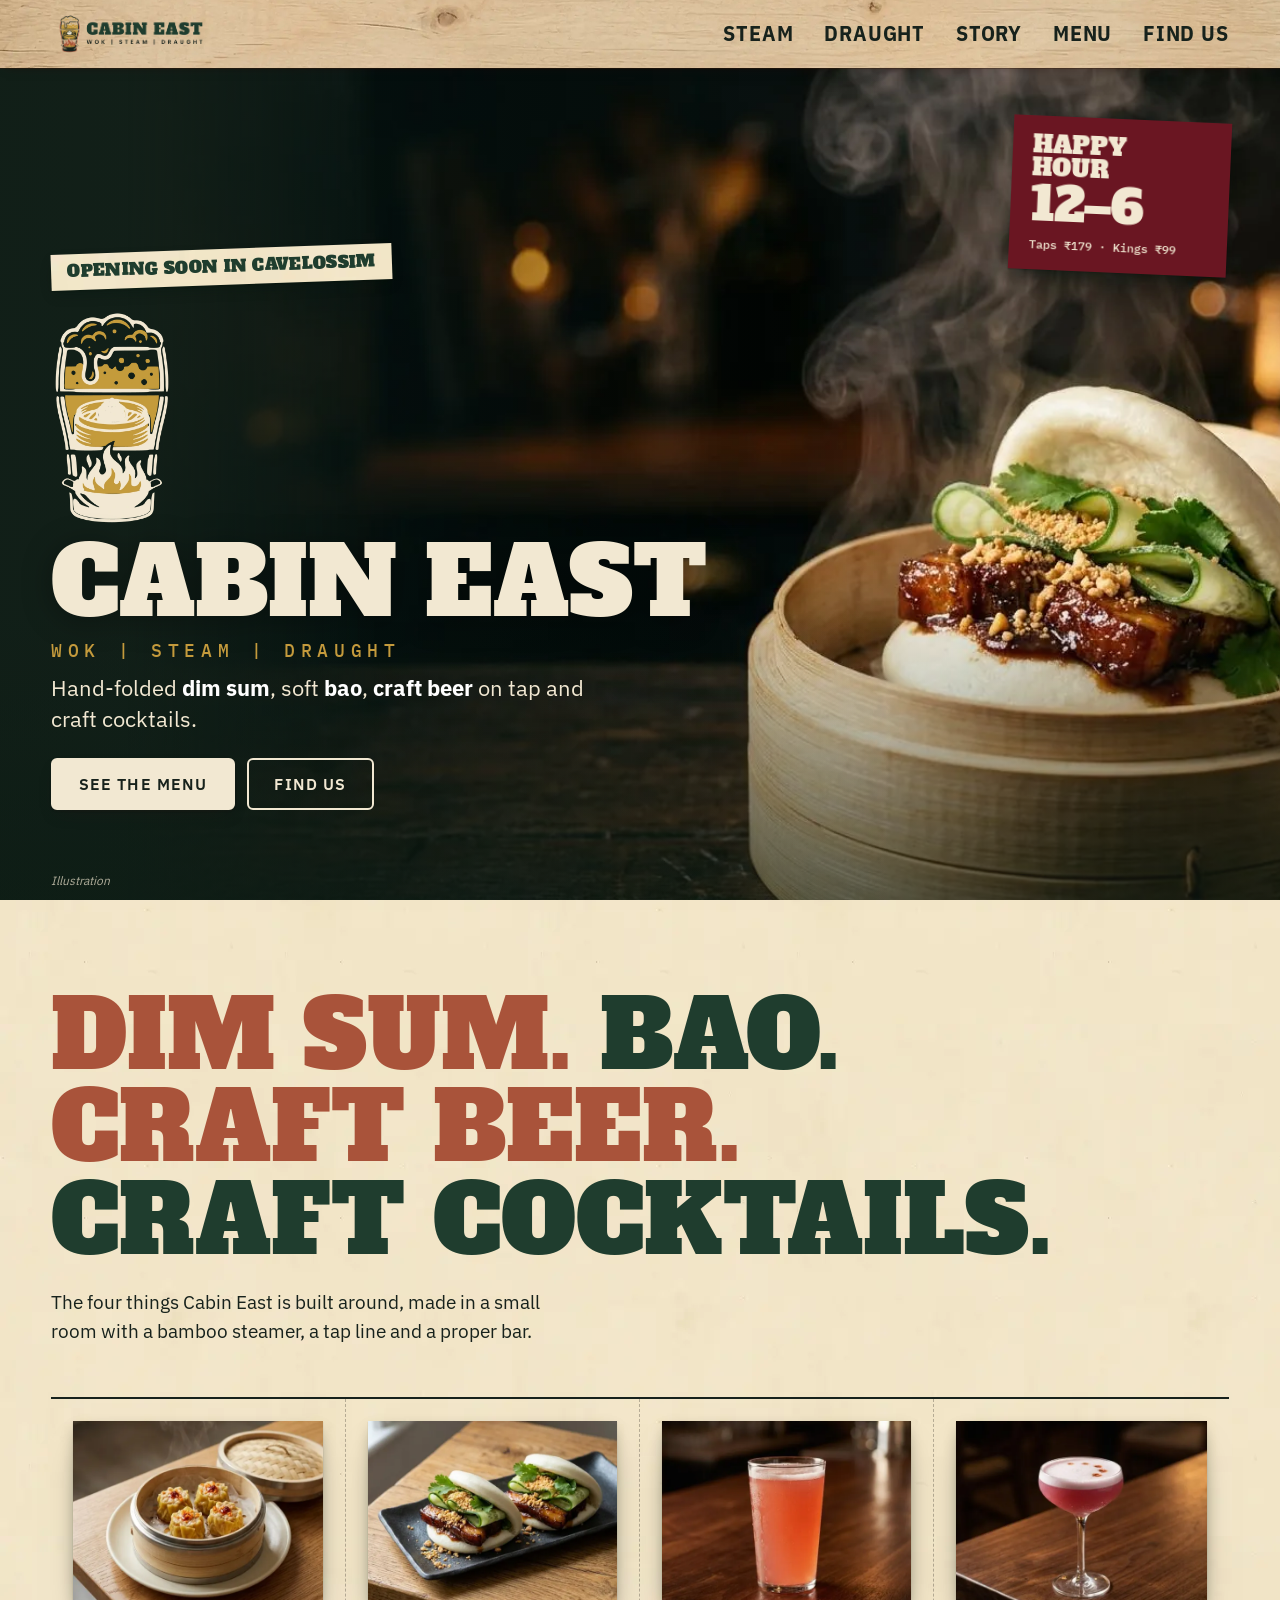
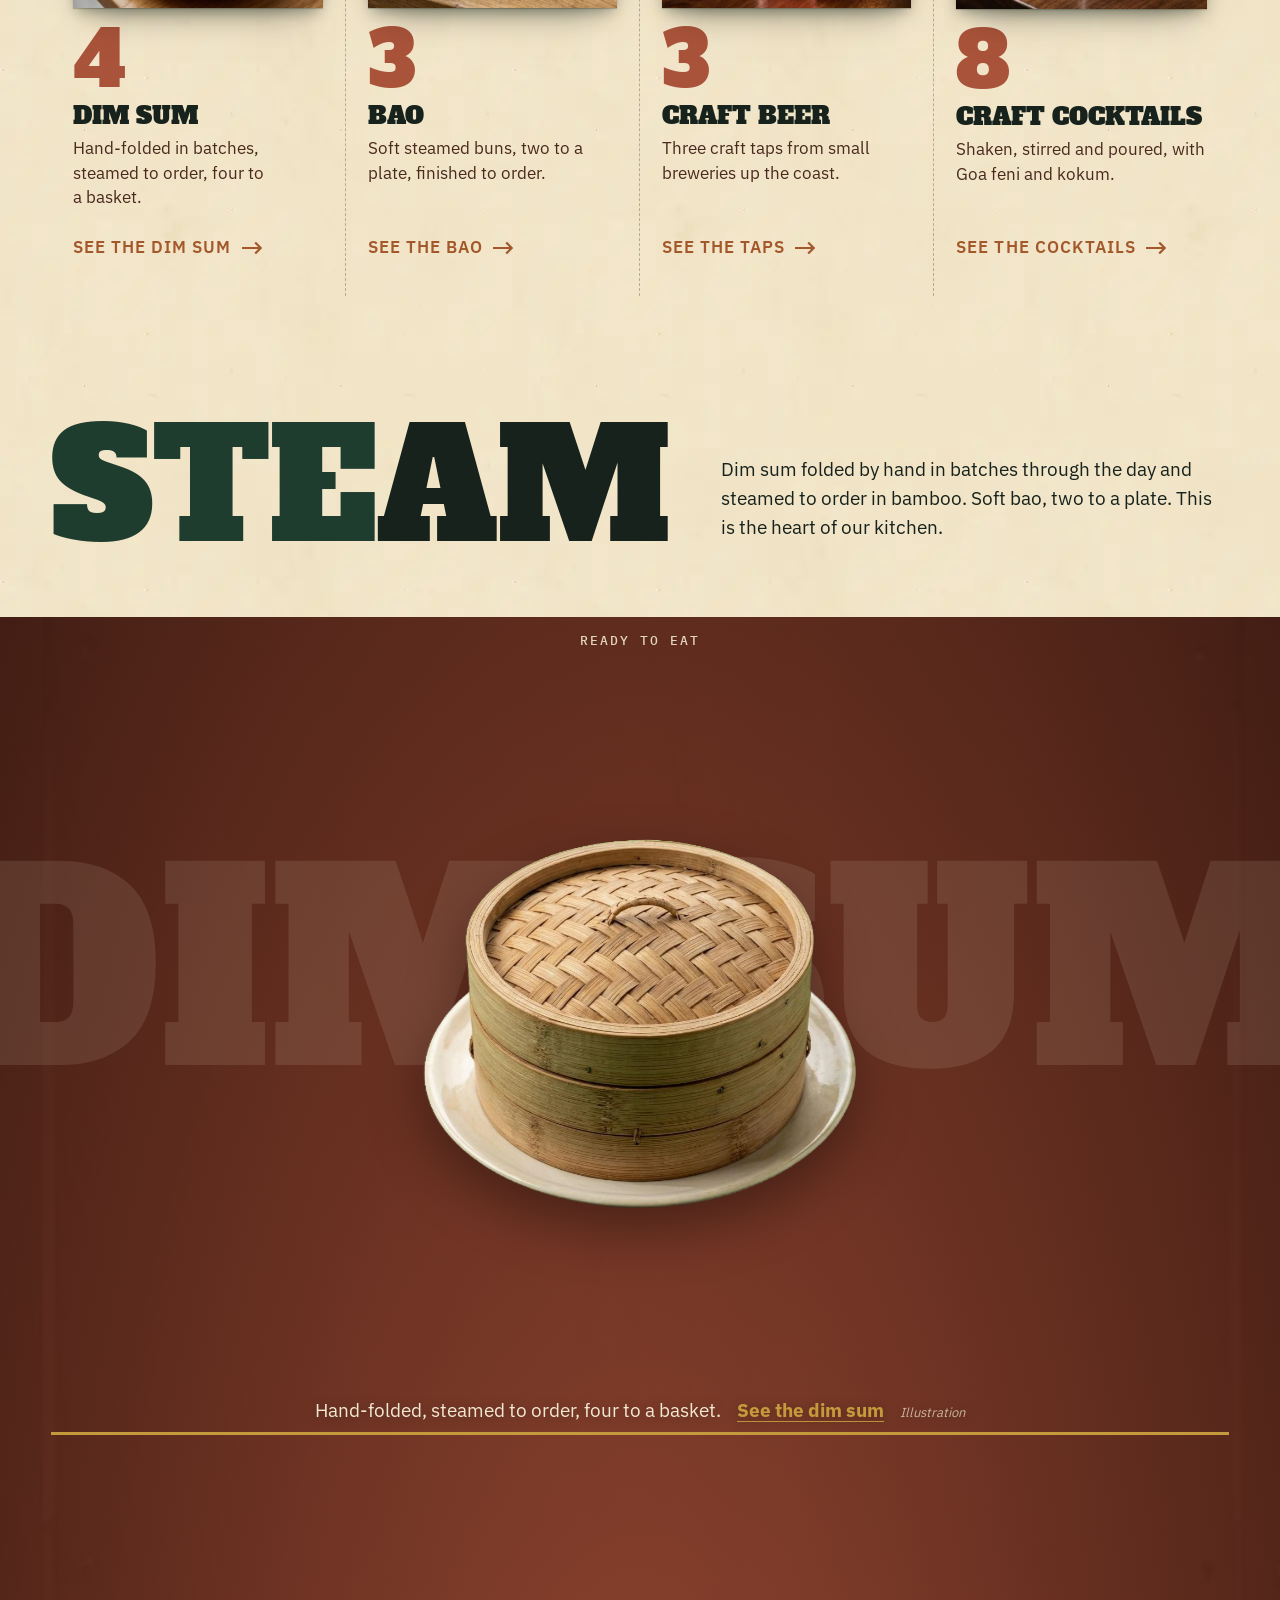
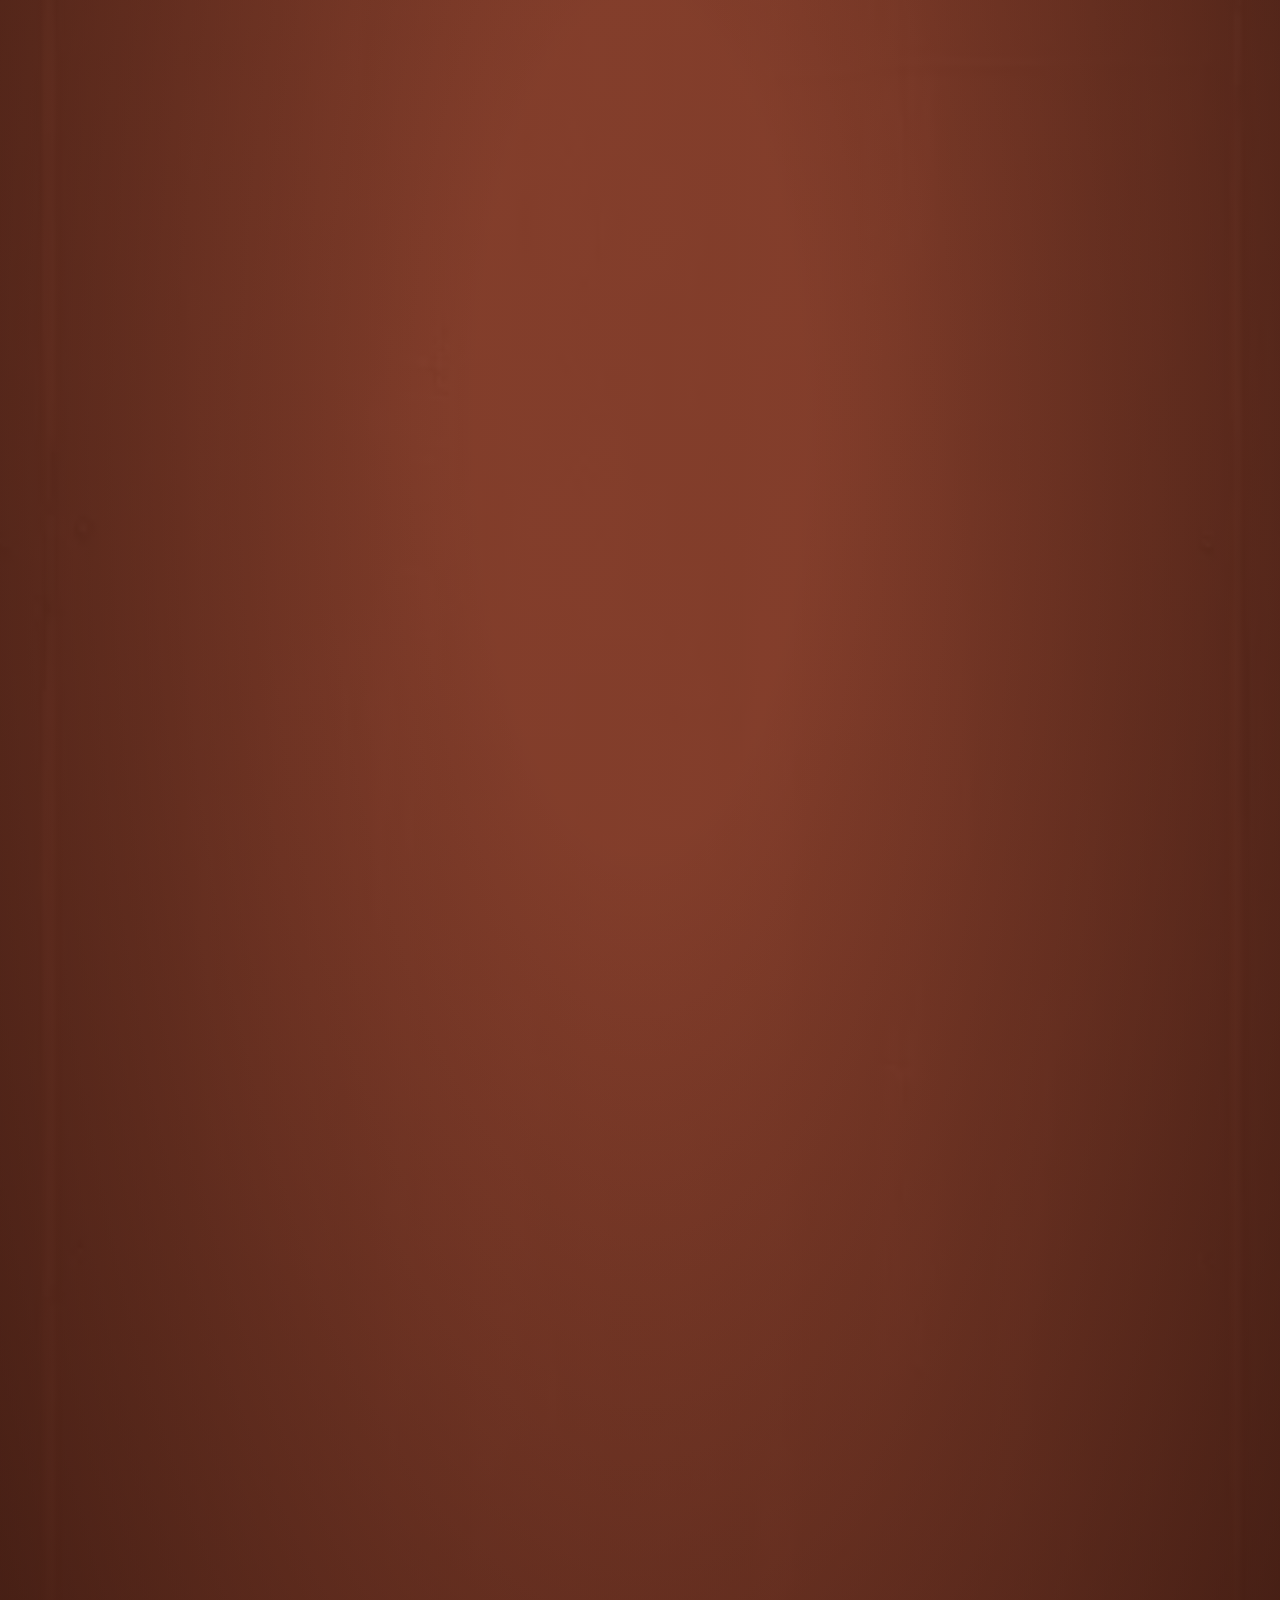
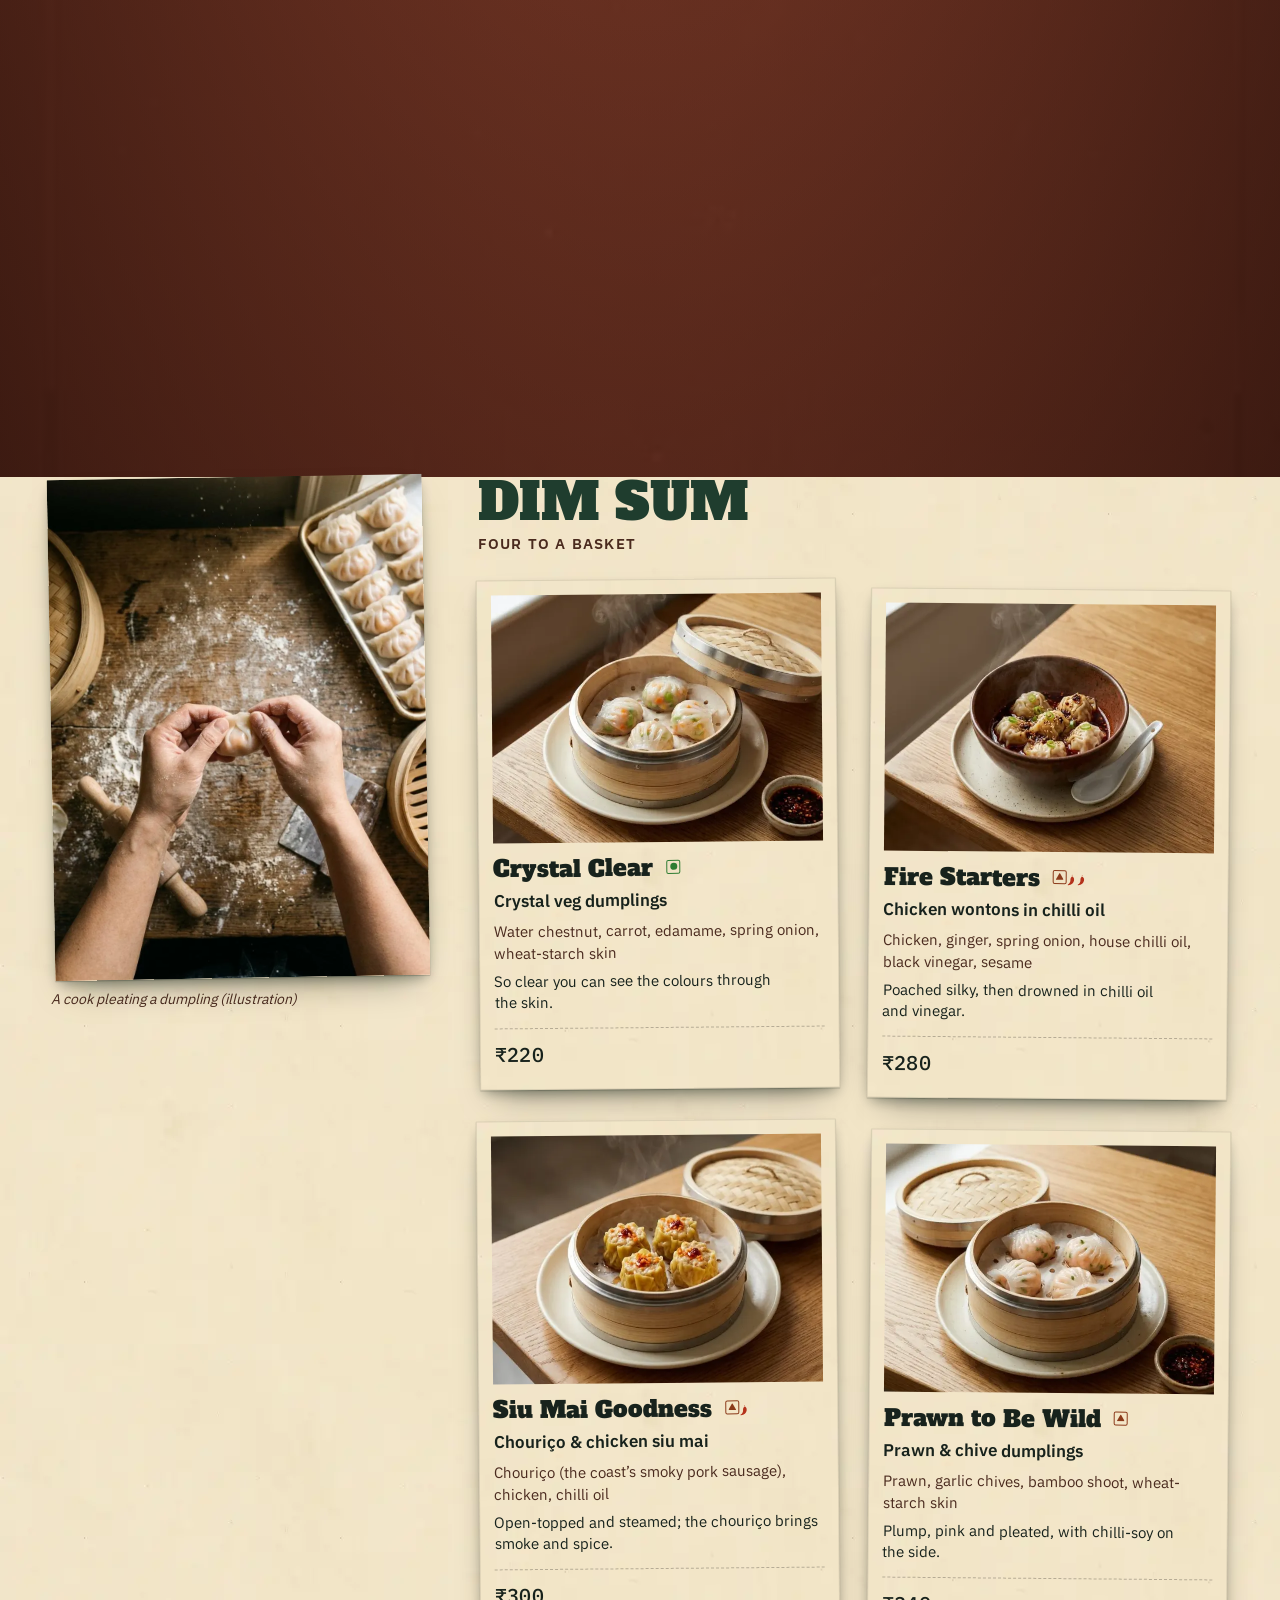
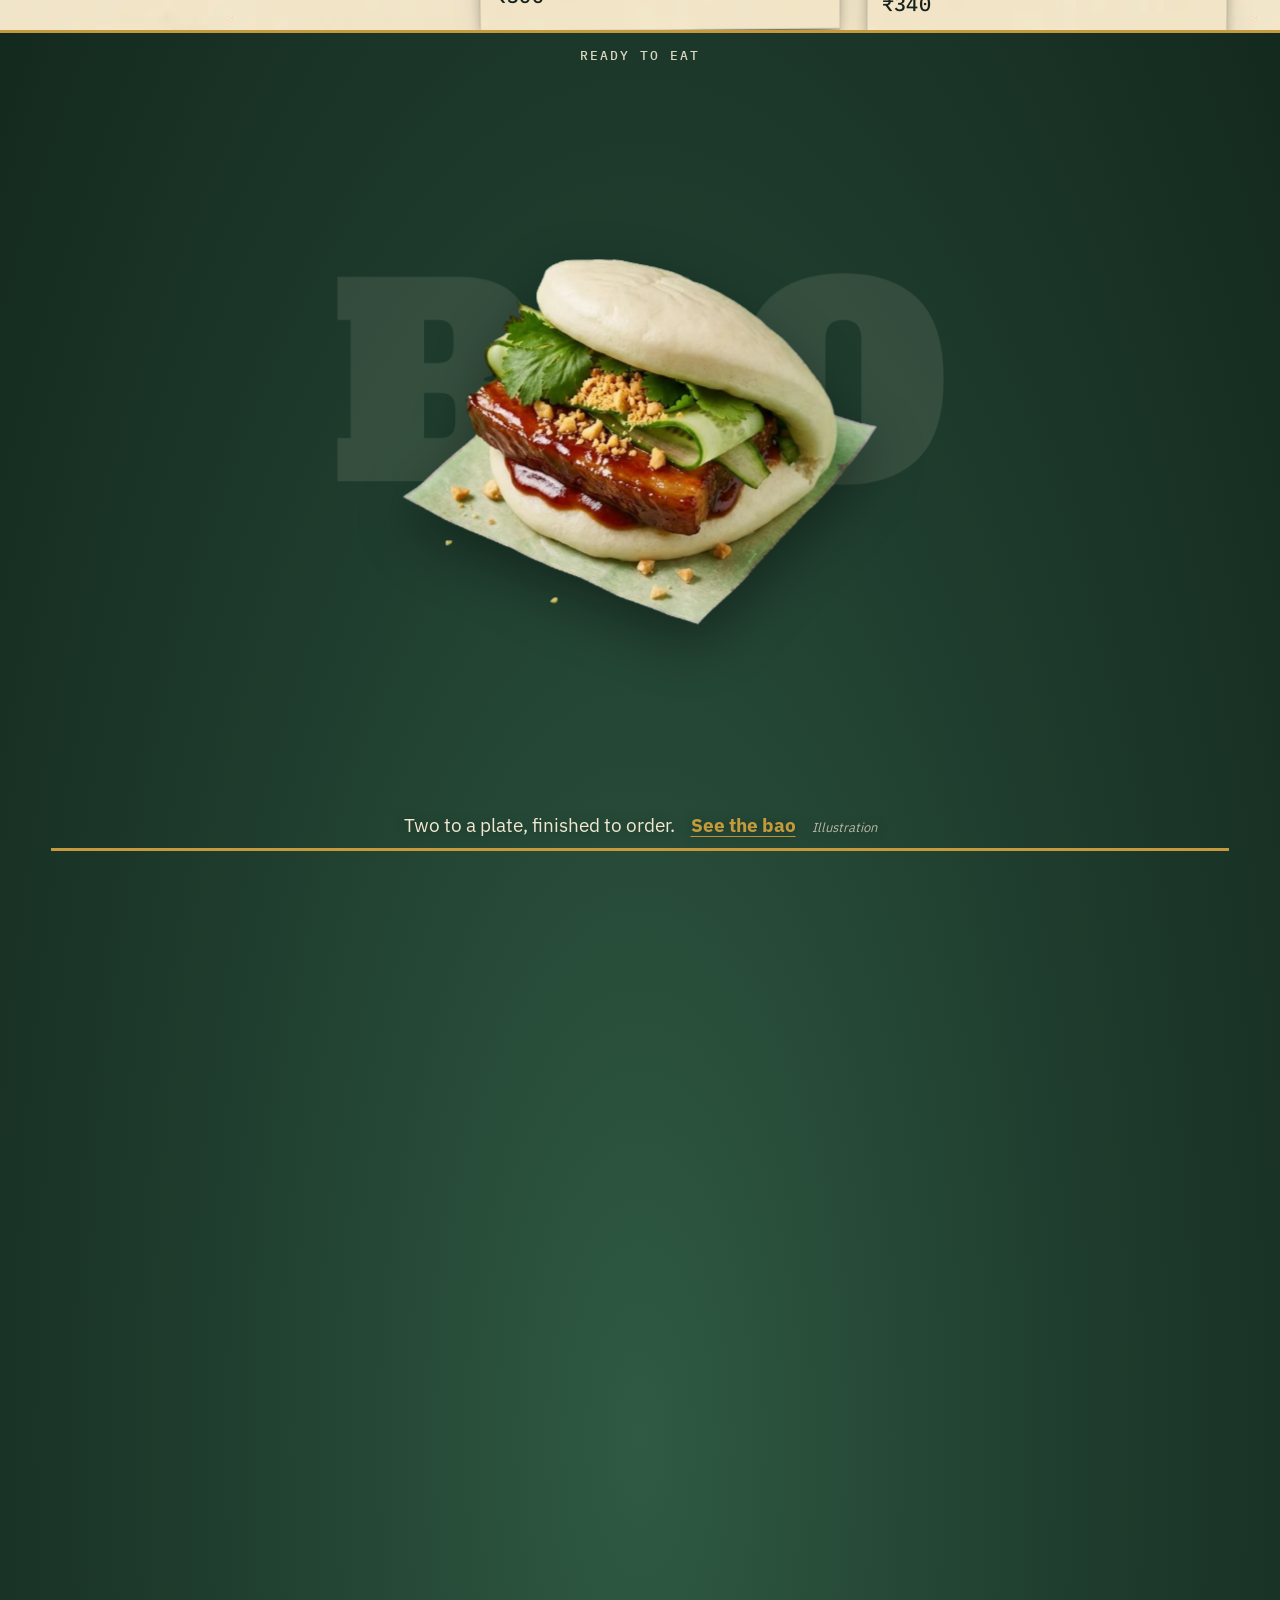
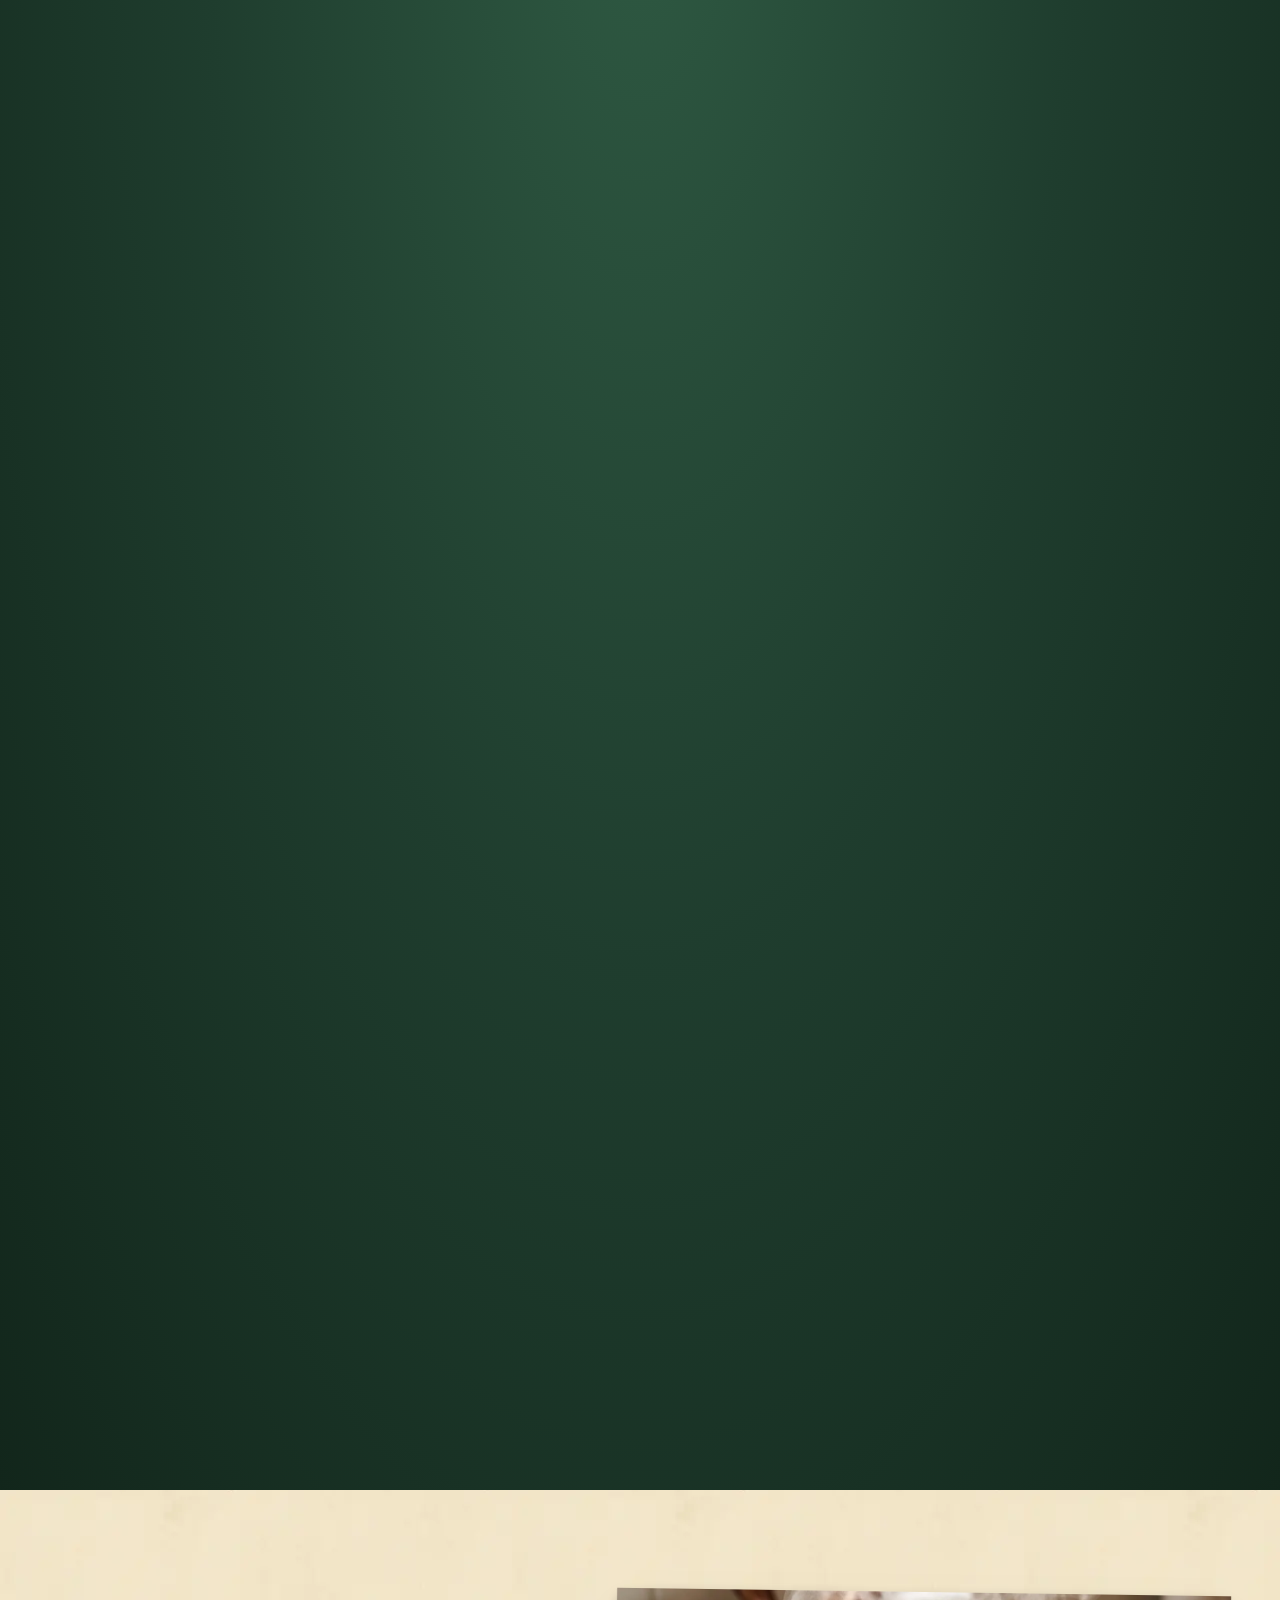
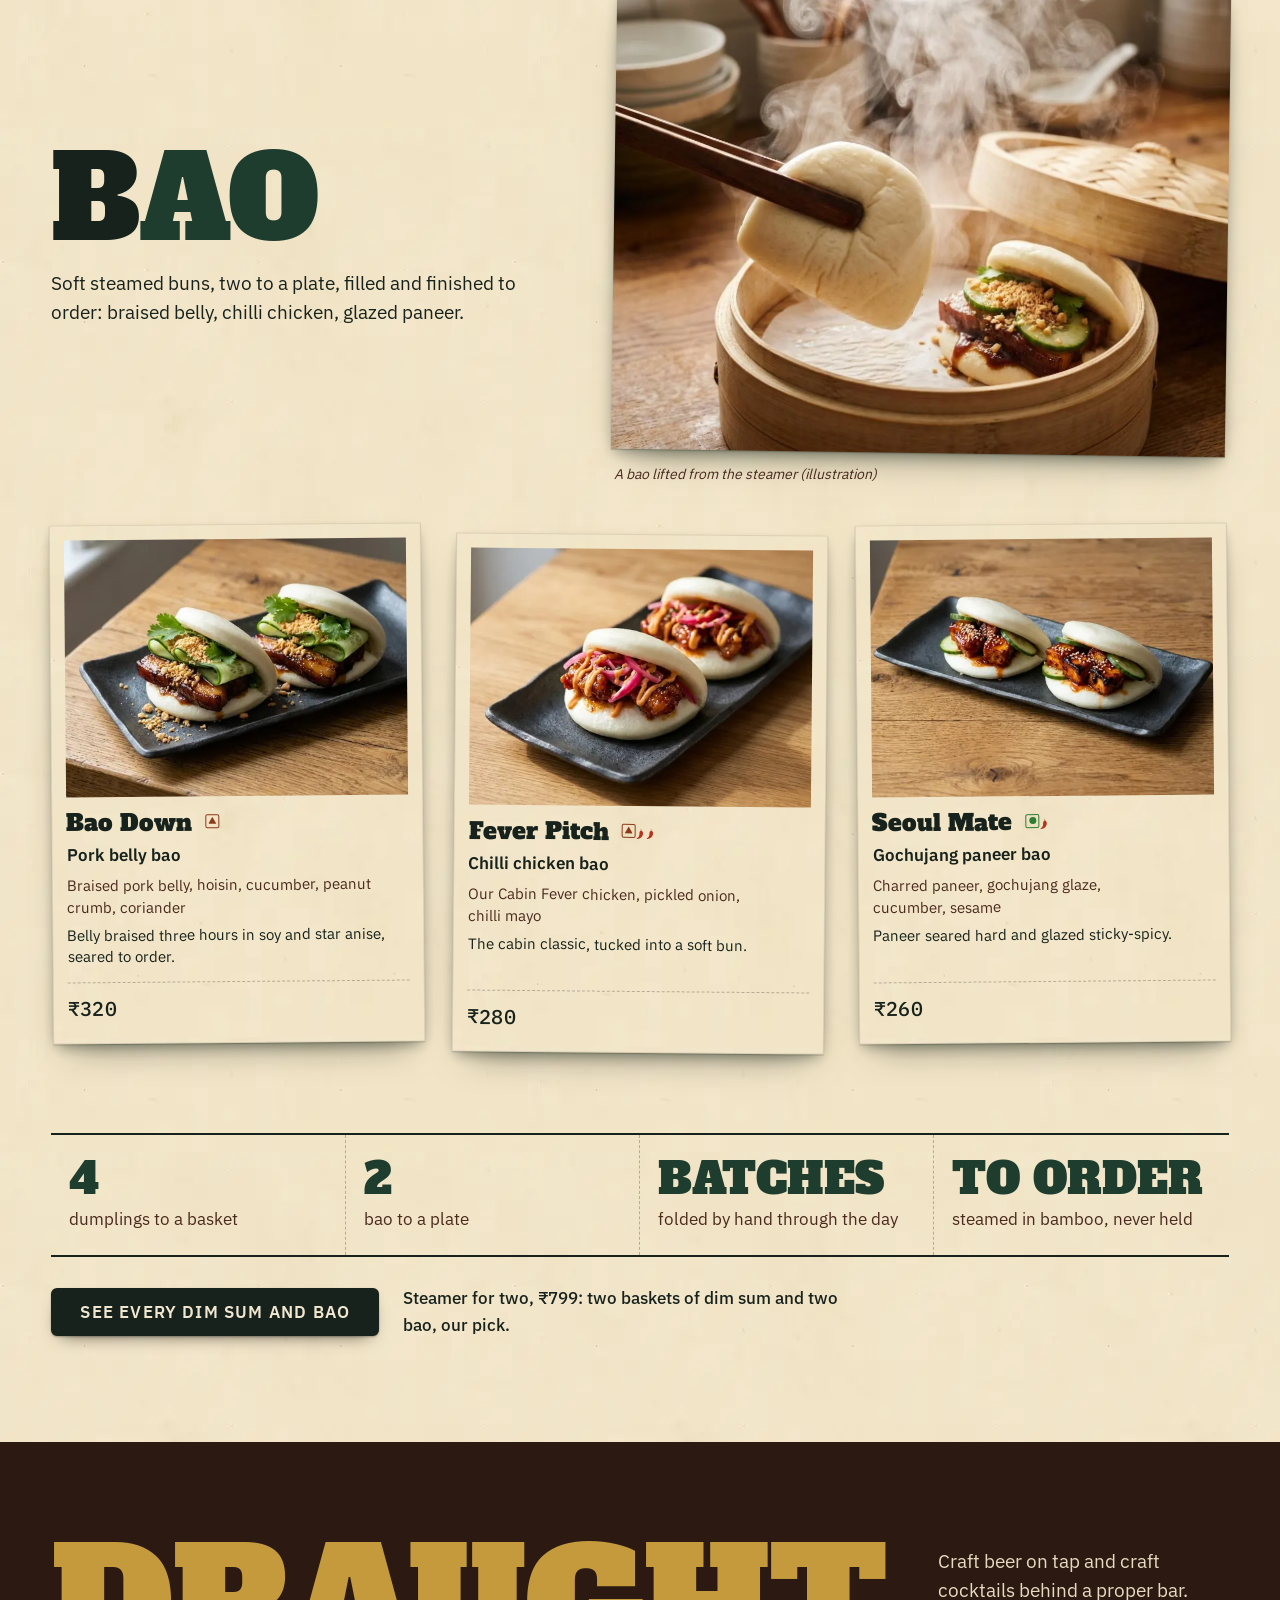
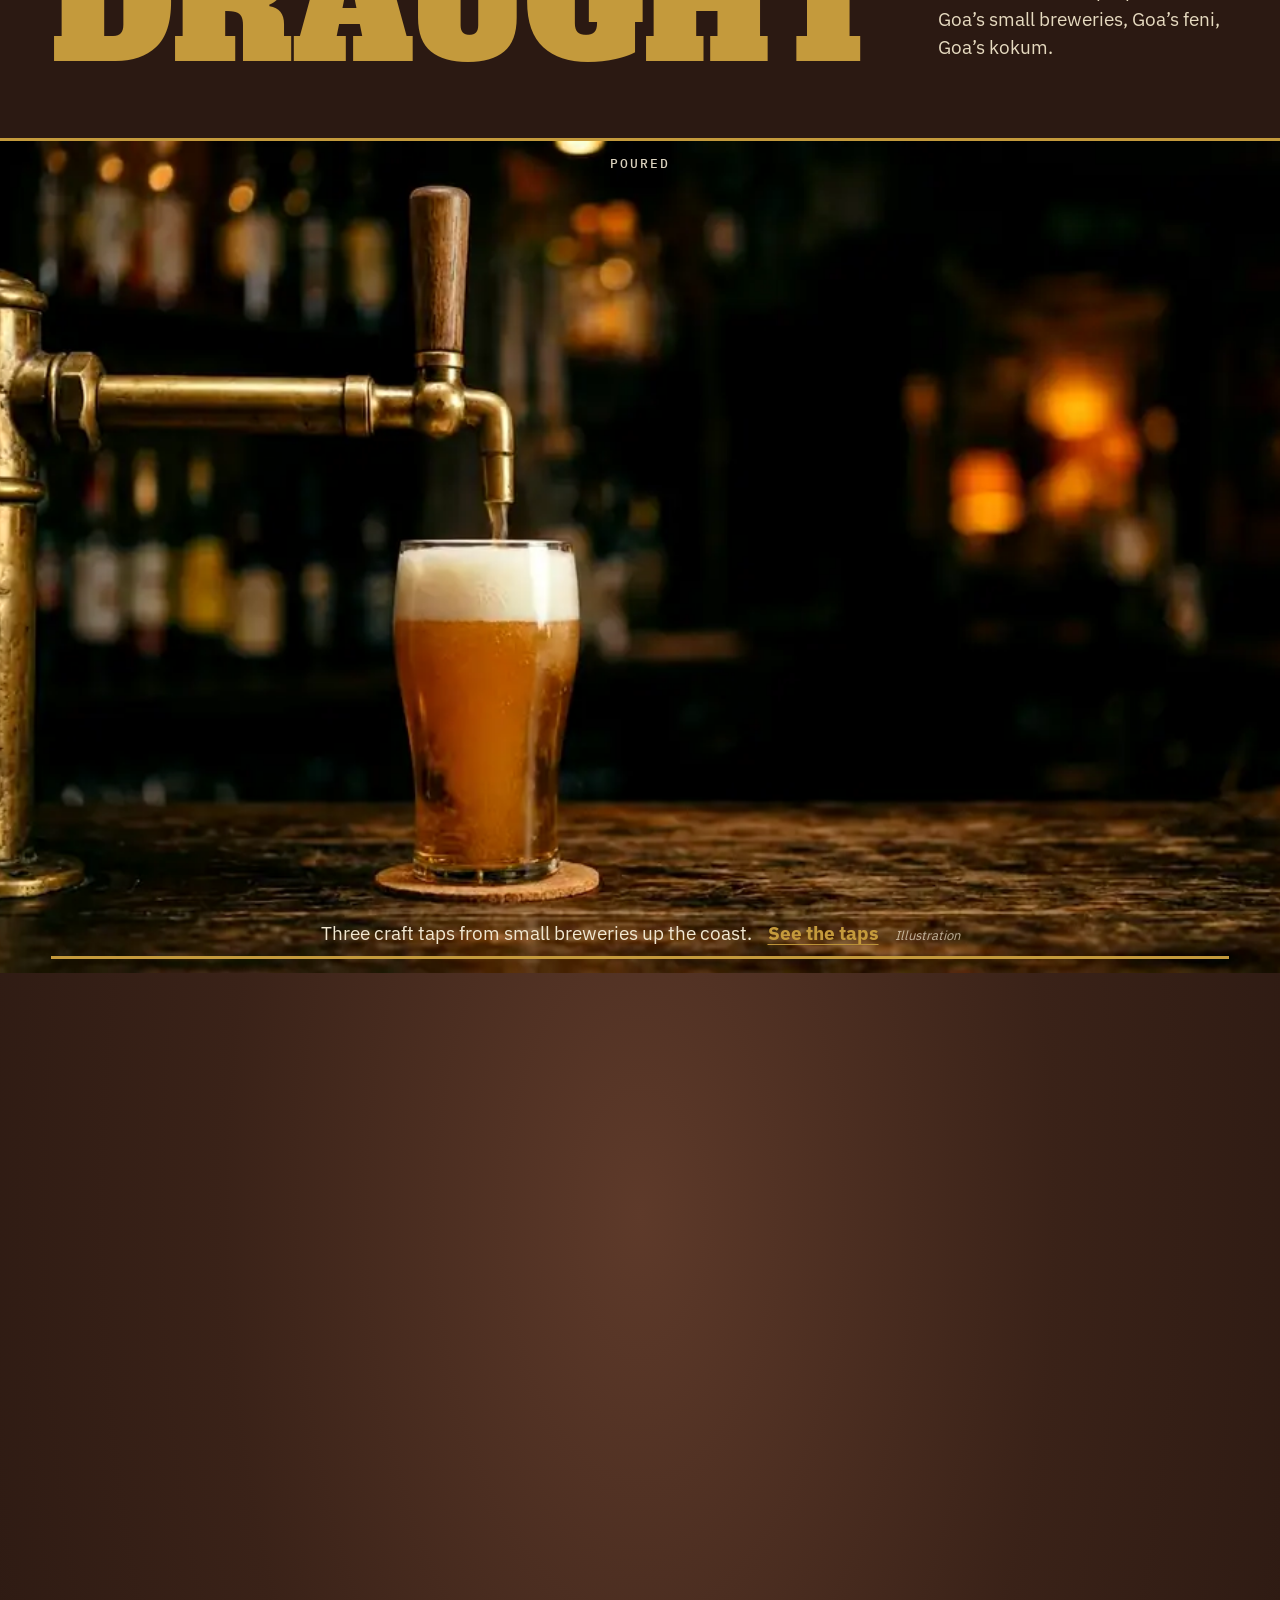
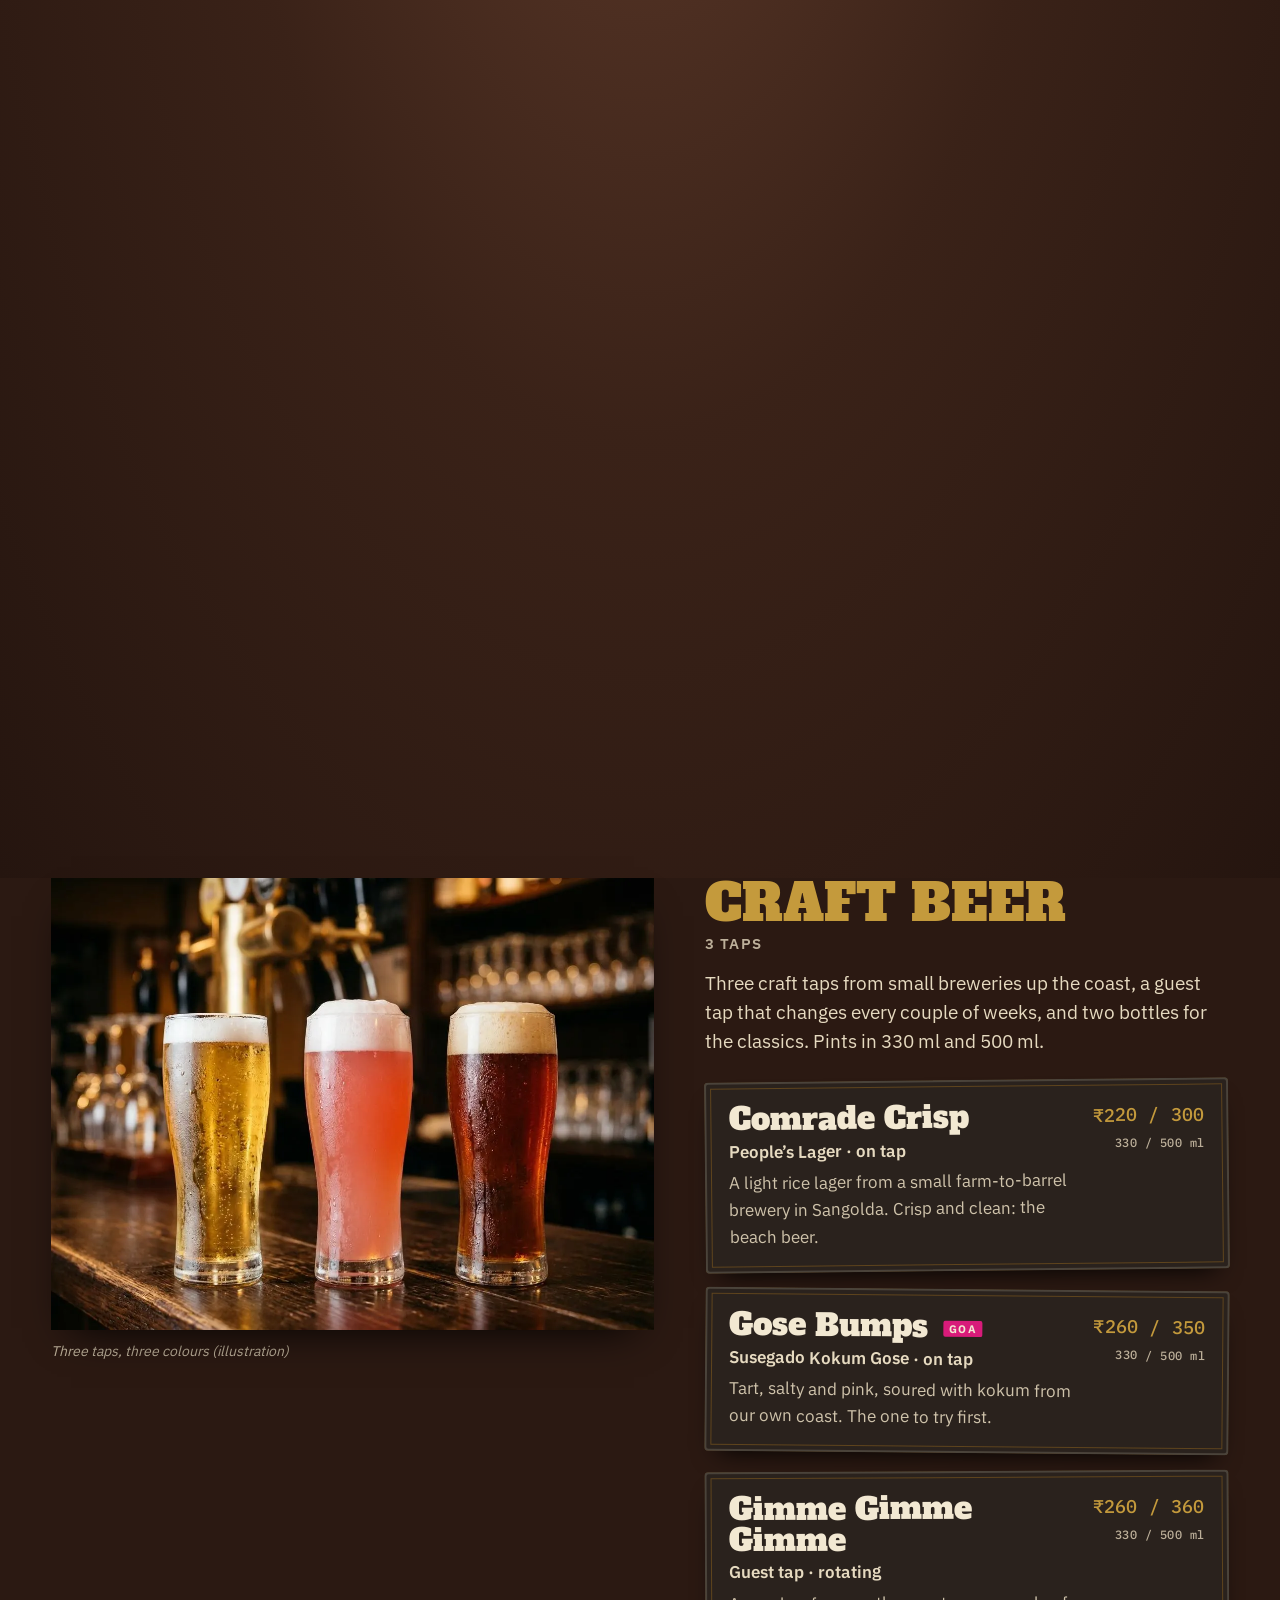
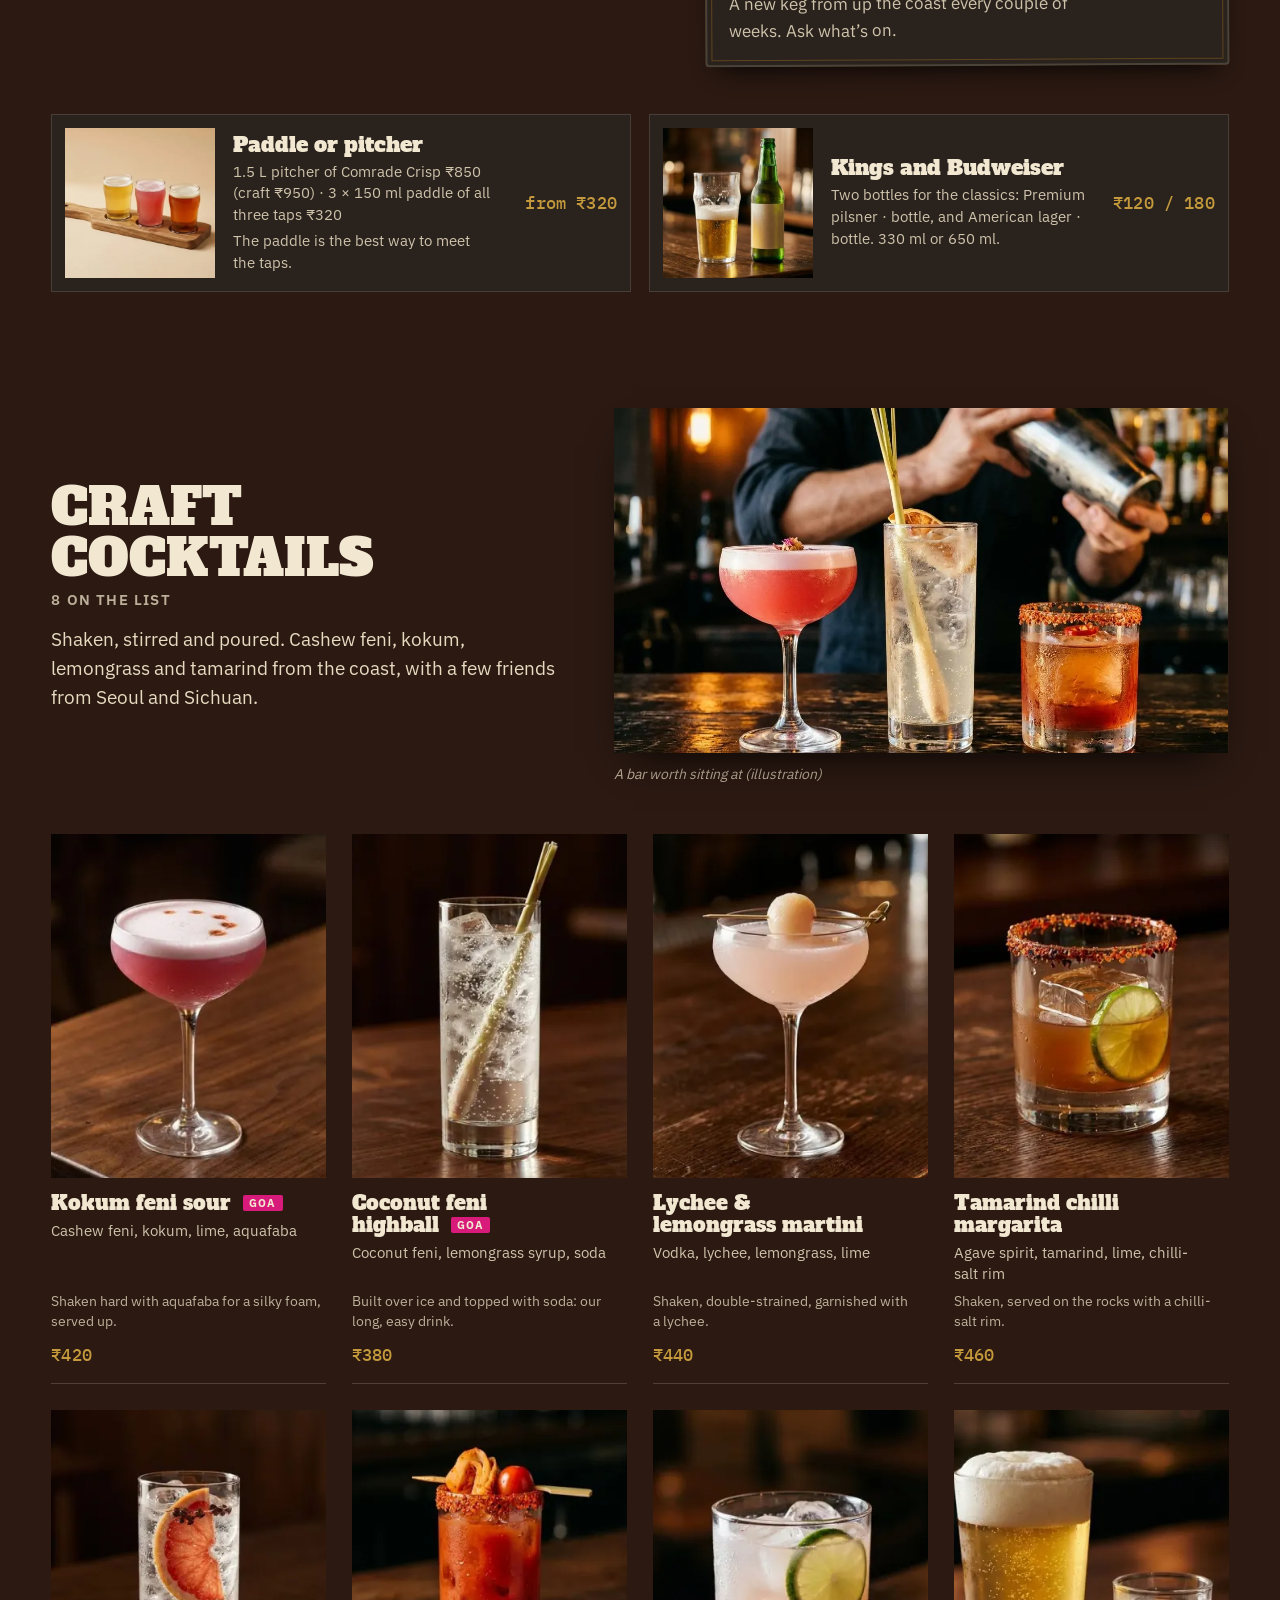
<file: index.html>
<!doctype html>
<html lang="en-IN" class="no-js">
<head>
<meta charset="utf-8">
<meta name="viewport" content="width=device-width, initial-scale=1">
<title>Cabin East · Wok, Steam, Draught · Cavelossim, Goa</title>
<meta name="description" content="Cabin East is a small Pan-Asian pub opening soon in Cavelossim, South Goa: hand-folded dim sum, soft bao, craft beer on tap and craft cocktails, with an Indo-Chinese wok on full flame.">
<meta name="theme-color" content="#1F3D2E">
<meta property="og:title" content="Cabin East · opening soon in Cavelossim">
<meta property="og:description" content="Dim sum, bao, craft beer and craft cocktails, in Cavelossim, South Goa.">
<meta property="og:image" content="https://singhgenics.github.io/Cabin-East/assets/img/og.jpg">
<link rel="icon" href="assets/img/logo-icon.png">
<link rel="preload" href="assets/fonts/AlfaSlabOne-Regular.woff2" as="font" type="font/woff2" crossorigin>
<link rel="preload" href="assets/fonts/IBMPlexSans.woff2" as="font" type="font/woff2" crossorigin>
<link rel="stylesheet" href="assets/site.css">
</head>
<body>
<a class="skip" href="#menu">Skip to the menu</a>

<header class="rail">
  <a class="rail-logo" href="#top" aria-label="Cabin East, back to top"><img src="assets/img/logo-line.webp" alt="Cabin East · Wok | Steam | Draught" width="684" height="240"></a>
  <nav class="rail-nav" aria-label="Sections">
    <a href="#steam">Steam</a>
    <a href="#draught">Draught</a>
    <a href="#story">Story</a>
    <a href="#menu">Menu</a>
    <a href="#find">Find us</a>
  </nav>
</header>

<main id="top">

<!-- HERO: the wok toss, full width -->
<section class="hero" aria-labelledby="hero-title">
  <video class="hero-video" data-loop autoplay muted loop playsinline preload="auto" poster="assets/img/hero-bao.webp" width="1280" height="720" aria-hidden="true" tabindex="-1"><source src="assets/video/hero-bao.mp4" type="video/mp4"></video>
  <div class="hero-shade" aria-hidden="true"></div>
  <div class="hero-inner">
    <p class="hero-stamp">Opening soon in Cavelossim</p>
    <img class="hero-icon" src="assets/img/logo-icon-rev.webp" alt="" width="220" height="394">
    <h1 id="hero-title" class="hero-title">Cabin East<span>Wok | Steam | Draught</span></h1>
    <p class="hero-pitch">Hand-folded <strong>dim sum</strong>, soft <strong>bao</strong>, <strong>craft beer</strong> on tap and craft cocktails.</p>
    <p class="main-actions">
      <a class="btn btn-ink" href="#menu">See the menu</a>
      <a class="btn btn-line" href="#find">Find us</a>
    </p>
  </div>
  <aside class="hero-happy" aria-label="Happy hour">
    <p class="happy-big">Happy hour <span>12–6</span></p>
    <p class="happy-small">Taps ₹179 · Kings ₹99</p>
  </aside>
  <p class="hero-note">Illustration</p>
</section>

<!-- MOAT -->
<section class="moat" id="moat" aria-labelledby="moat-title">
  <h2 class="moat-title" id="moat-title"><span class="r">Dim sum.</span> <span>Bao.</span> <span class="r">Craft beer.</span> <span>Craft cocktails.</span></h2>
  <p class="lede moat-lede">The four things Cabin East is built around, made in a small room with a bamboo steamer, a tap line and a proper bar.</p>
  <ul class="moat-grid" data-stagger>
    <li><a class="mcell" href="#dimsum"><figure class="ph"><img src="assets/menu/siumai.webp" alt="Siu mai in a bamboo steamer" width="640" height="478" loading="lazy"></figure><p class="num">4</p><h3>Dim sum</h3><p>Hand-folded in batches, steamed to order, four to a basket.</p><span class="go">See the dim sum <svg viewBox="0 0 20 12" aria-hidden="true"><path d="M0 6h17M12 1l5 5-5 5"/></svg></span></a></li>
    <li><a class="mcell" href="#bao"><figure class="ph"><img src="assets/menu/baodown.webp" alt="Pork belly bao" width="640" height="478" loading="lazy"></figure><p class="num">3</p><h3>Bao</h3><p>Soft steamed buns, two to a plate, finished to order.</p><span class="go">See the bao <svg viewBox="0 0 20 12" aria-hidden="true"><path d="M0 6h17M12 1l5 5-5 5"/></svg></span></a></li>
    <li><a class="mcell" href="#beer"><figure class="ph"><img src="assets/menu/gose.webp" alt="Gose Bumps, a pink kokum gose" width="640" height="478" loading="lazy"></figure><p class="num">3</p><h3>Craft beer</h3><p>Three craft taps from small breweries up the coast.</p><span class="go">See the taps <svg viewBox="0 0 20 12" aria-hidden="true"><path d="M0 6h17M12 1l5 5-5 5"/></svg></span></a></li>
    <li><a class="mcell" href="#cocktails"><figure class="ph"><img src="assets/menu/kokumsour.webp" alt="Kokum feni sour" width="640" height="478" loading="lazy"></figure><p class="num">8</p><h3>Craft cocktails</h3><p>Shaken, stirred and poured, with Goa feni and kokum.</p><span class="go">See the cocktails <svg viewBox="0 0 20 12" aria-hidden="true"><path d="M0 6h17M12 1l5 5-5 5"/></svg></span></a></li>
  </ul>
</section>

<!-- STEAM -->
<section class="station steam2" id="steam" aria-labelledby="steam-title">
  <header class="st-head">
    <h2 class="giant" id="steam-title">Ste<span class="ink">am</span></h2>
    <p class="lede">Dim sum folded by hand in batches through the day and steamed to order in bamboo. Soft bao, two to a plate. This is the heart of our kitchen.</p>
  </header>

  <section class="xv xv-dimsum" data-xv aria-label="How a basket is built">
  <div class="xv-stick">
    
    <p class="xv-kicker">How a basket is built</p>
    <p class="xv-word" aria-hidden="true">Dim sum</p>
    <div class="xv-stage" style="--ratio:0.7467" role="img" aria-label="Illustration of a crystal prawn dumpling basket pulled apart into its layers"><img class="xv-l" src="assets/explode/dimsum-0.webp" alt="" data-dy="0.1988" data-i="0" style="z-index:5;left:23.549%;top:5.083%;width:52.790%" width="473" height="237" decoding="async"><img class="xv-l" src="assets/explode/dimsum-1.webp" alt="" data-dy="0.0963" data-i="1" style="z-index:4;left:28.460%;top:26.583%;width:43.192%" width="387" height="200" decoding="async"><img class="xv-l" src="assets/explode/dimsum-2.webp" alt="" data-dy="-0.0046" data-i="2" style="z-index:3;left:25.781%;top:44.833%;width:48.326%" width="433" height="161" decoding="async"><img class="xv-l" src="assets/explode/dimsum-3.webp" alt="" data-dy="-0.1012" data-i="3" style="z-index:2;left:23.772%;top:59.417%;width:52.679%" width="472" height="269" decoding="async"><img class="xv-l" src="assets/explode/dimsum-4.webp" alt="" data-dy="-0.1987" data-i="4" style="z-index:1;left:22.768%;top:83.083%;width:54.241%" width="486" height="150" decoding="async"><img class="xv-whole" src="assets/explode/dimsum-whole.webp" alt="" style="left:12.219%;top:26.227%;width:75.539%" width="600" height="800" decoding="async"></div>
    <div class="xv-bar" aria-hidden="true"><i></i></div>
    <p class="xv-cap"><span>Hand-folded, steamed to order, four to a basket.</span> <a href="#dimsum">See the dim sum</a> <em>Illustration</em></p>
  </div>
</section>

  <div class="dim" id="dimsum">
    <figure class="dim-photo" data-reveal><div class="ph"><video class="dim-video" data-loop muted loop playsinline preload="none" poster="assets/img/dimsum-hands.webp" aria-label="A cook's hands pleating a dumpling on a floured board (illustration)"><source src="assets/video/dimsum-pleat.mp4" type="video/mp4"></video></div><figcaption>A cook pleating a dumpling (illustration)</figcaption></figure>
    <div class="dim-body">
      <h3 class="sub-title">Dim sum <small>four to a basket</small></h3>
      <ul class="pcards" data-stagger>
        <li class="pcard">
          <figure class="ph"><img src="assets/menu/crystal.webp" alt="Crystal Clear" width="640" height="478" loading="lazy"></figure>
          <div class="pc-body"><h4>Crystal Clear <span class="diet diet-veg" title="Vegetarian"><span class="sr">Vegetarian</span></span></h4><p class="pc-sub">Crystal veg dumplings</p><p class="pc-what">Water chestnut, carrot, edamame, spring onion, wheat-starch skin</p><p class="pc-story">So clear you can see the colours through the skin.</p></div>
          <p class="price">₹220</p>
        </li>
        <li class="pcard">
          <figure class="ph"><img src="assets/menu/firestarters.webp" alt="Fire Starters" width="640" height="478" loading="lazy"></figure>
          <div class="pc-body"><h4>Fire Starters <span class="diet diet-nonveg" title="Non-vegetarian"><span class="sr">Non-vegetarian</span></span><span class="heat" title="Heat 2 of 2"><svg viewBox="0 0 12 16" aria-hidden="true"><path d="M7.5 1.2c.3 1-.1 1.8-.9 2.3 2.4.6 3.6 2.6 3.2 5.4-.5 3.3-3.3 6.1-7.6 6.5-.7.1-1-.6-.4-1 2.5-1.6 3.4-3.9 3.2-6.2-.1-1.6.6-3.2 2-4.1-.4-.6-.4-1.4.1-2 .2-.4.4-.6.4-.9z"/></svg><svg viewBox="0 0 12 16" aria-hidden="true"><path d="M7.5 1.2c.3 1-.1 1.8-.9 2.3 2.4.6 3.6 2.6 3.2 5.4-.5 3.3-3.3 6.1-7.6 6.5-.7.1-1-.6-.4-1 2.5-1.6 3.4-3.9 3.2-6.2-.1-1.6.6-3.2 2-4.1-.4-.6-.4-1.4.1-2 .2-.4.4-.6.4-.9z"/></svg><span class="sr">Heat 2 of 2</span></span></h4><p class="pc-sub">Chicken wontons in chilli oil</p><p class="pc-what">Chicken, ginger, spring onion, house chilli oil, black vinegar, sesame</p><p class="pc-story">Poached silky, then drowned in chilli oil and vinegar.</p></div>
          <p class="price">₹280</p>
        </li>
        <li class="pcard">
          <figure class="ph"><img src="assets/menu/siumai.webp" alt="Siu Mai Goodness" width="640" height="478" loading="lazy"></figure>
          <div class="pc-body"><h4>Siu Mai Goodness <span class="diet diet-nonveg" title="Non-vegetarian"><span class="sr">Non-vegetarian</span></span><span class="heat" title="Heat 1 of 2"><svg viewBox="0 0 12 16" aria-hidden="true"><path d="M7.5 1.2c.3 1-.1 1.8-.9 2.3 2.4.6 3.6 2.6 3.2 5.4-.5 3.3-3.3 6.1-7.6 6.5-.7.1-1-.6-.4-1 2.5-1.6 3.4-3.9 3.2-6.2-.1-1.6.6-3.2 2-4.1-.4-.6-.4-1.4.1-2 .2-.4.4-.6.4-.9z"/></svg><span class="sr">Heat 1 of 2</span></span></h4><p class="pc-sub">Chouriço &amp; chicken siu mai</p><p class="pc-what">Chouriço (the coast’s smoky pork sausage), chicken, chilli oil</p><p class="pc-story">Open-topped and steamed; the chouriço brings smoke and spice.</p></div>
          <p class="price">₹300</p>
        </li>
        <li class="pcard">
          <figure class="ph"><img src="assets/menu/prawndump.webp" alt="Prawn to Be Wild" width="640" height="478" loading="lazy"></figure>
          <div class="pc-body"><h4>Prawn to Be Wild <span class="diet diet-nonveg" title="Non-vegetarian"><span class="sr">Non-vegetarian</span></span></h4><p class="pc-sub">Prawn &amp; chive dumplings</p><p class="pc-what">Prawn, garlic chives, bamboo shoot, wheat-starch skin</p><p class="pc-story">Plump, pink and pleated, with chilli-soy on the side.</p></div>
          <p class="price">₹340</p>
        </li>
      </ul>
    </div>
  </div>

  <section class="xv xv-bao" data-xv aria-label="How a bao is built">
  <div class="xv-stick">
    
    <p class="xv-kicker">How a bao is built</p>
    <p class="xv-word" aria-hidden="true">Bao</p>
    <div class="xv-stage" style="--ratio:0.7467" role="img" aria-label="Illustration of a pork belly bao pulled apart into its layers"><img class="xv-l" src="assets/explode/bao-0.webp" alt="" data-dy="0.1908" data-i="0" style="z-index:5;left:23.996%;top:6.500%;width:52.121%" width="467" height="216" decoding="async"><img class="xv-l" src="assets/explode/bao-1.webp" alt="" data-dy="0.0908" data-i="1" style="z-index:4;left:23.326%;top:26.000%;width:53.237%" width="477" height="196" decoding="async"><img class="xv-l" src="assets/explode/bao-2.webp" alt="" data-dy="-0.0075" data-i="2" style="z-index:3;left:22.433%;top:43.667%;width:55.246%" width="495" height="191" decoding="async"><img class="xv-l" src="assets/explode/bao-3.webp" alt="" data-dy="-0.0883" data-i="3" style="z-index:2;left:22.656%;top:59.167%;width:54.576%" width="489" height="183" decoding="async"><img class="xv-l" src="assets/explode/bao-4.webp" alt="" data-dy="-0.1908" data-i="4" style="z-index:1;left:15.067%;top:76.167%;width:69.866%" width="626" height="226" decoding="async"><img class="xv-whole" src="assets/explode/bao-whole.webp" alt="" style="left:8.691%;top:26.842%;width:82.618%" width="600" height="800" decoding="async"></div>
    <div class="xv-bar" aria-hidden="true"><i></i></div>
    <p class="xv-cap"><span>Two to a plate, finished to order.</span> <a href="#bao">See the bao</a> <em>Illustration</em></p>
  </div>
</section>

  <div class="bao" id="bao">
    <div class="bao-top">
      <div class="bao-copy"><h3 class="giant giant-s"><span class="ink">B</span>ao</h3><p class="lede">Soft steamed buns, two to a plate, filled and finished to order: braised belly, chilli chicken, glazed paneer.</p></div>
      <figure class="bao-photo" data-reveal><div class="ph"><video class="bao-video" data-loop muted loop playsinline preload="none" poster="assets/img/bao-lift.webp" aria-label="Steam billowing as a soft bao is lifted from an open bamboo steamer (illustration)"><source src="assets/video/bao-steam.mp4" type="video/mp4"></video></div><figcaption>A bao lifted from the steamer (illustration)</figcaption></figure>
    </div>
    <ul class="pcards pcards-3" data-stagger>
        <li class="pcard">
          <figure class="ph"><img src="assets/menu/baodown.webp" alt="Bao Down" width="640" height="478" loading="lazy"></figure>
          <div class="pc-body"><h4>Bao Down <span class="diet diet-nonveg" title="Non-vegetarian"><span class="sr">Non-vegetarian</span></span></h4><p class="pc-sub">Pork belly bao</p><p class="pc-what">Braised pork belly, hoisin, cucumber, peanut crumb, coriander</p><p class="pc-story">Belly braised three hours in soy and star anise, seared to order.</p></div>
          <p class="price">₹320</p>
        </li>
        <li class="pcard">
          <figure class="ph"><img src="assets/menu/feverpitch.webp" alt="Fever Pitch" width="640" height="478" loading="lazy"></figure>
          <div class="pc-body"><h4>Fever Pitch <span class="diet diet-nonveg" title="Non-vegetarian"><span class="sr">Non-vegetarian</span></span><span class="heat" title="Heat 2 of 2"><svg viewBox="0 0 12 16" aria-hidden="true"><path d="M7.5 1.2c.3 1-.1 1.8-.9 2.3 2.4.6 3.6 2.6 3.2 5.4-.5 3.3-3.3 6.1-7.6 6.5-.7.1-1-.6-.4-1 2.5-1.6 3.4-3.9 3.2-6.2-.1-1.6.6-3.2 2-4.1-.4-.6-.4-1.4.1-2 .2-.4.4-.6.4-.9z"/></svg><svg viewBox="0 0 12 16" aria-hidden="true"><path d="M7.5 1.2c.3 1-.1 1.8-.9 2.3 2.4.6 3.6 2.6 3.2 5.4-.5 3.3-3.3 6.1-7.6 6.5-.7.1-1-.6-.4-1 2.5-1.6 3.4-3.9 3.2-6.2-.1-1.6.6-3.2 2-4.1-.4-.6-.4-1.4.1-2 .2-.4.4-.6.4-.9z"/></svg><span class="sr">Heat 2 of 2</span></span></h4><p class="pc-sub">Chilli chicken bao</p><p class="pc-what">Our Cabin Fever chicken, pickled onion, chilli mayo</p><p class="pc-story">The cabin classic, tucked into a soft bun.</p></div>
          <p class="price">₹280</p>
        </li>
        <li class="pcard">
          <figure class="ph"><img src="assets/menu/seoulmate.webp" alt="Seoul Mate" width="640" height="478" loading="lazy"></figure>
          <div class="pc-body"><h4>Seoul Mate <span class="diet diet-veg" title="Vegetarian"><span class="sr">Vegetarian</span></span><span class="heat" title="Heat 1 of 2"><svg viewBox="0 0 12 16" aria-hidden="true"><path d="M7.5 1.2c.3 1-.1 1.8-.9 2.3 2.4.6 3.6 2.6 3.2 5.4-.5 3.3-3.3 6.1-7.6 6.5-.7.1-1-.6-.4-1 2.5-1.6 3.4-3.9 3.2-6.2-.1-1.6.6-3.2 2-4.1-.4-.6-.4-1.4.1-2 .2-.4.4-.6.4-.9z"/></svg><span class="sr">Heat 1 of 2</span></span></h4><p class="pc-sub">Gochujang paneer bao</p><p class="pc-what">Charred paneer, gochujang glaze, cucumber, sesame</p><p class="pc-story">Paneer seared hard and glazed sticky-spicy.</p></div>
          <p class="price">₹260</p>
        </li>
    </ul>
  </div>

  <ul class="proof" aria-label="How we steam" data-stagger>
    <li><span class="n">4</span><span>dumplings to a basket</span></li>
    <li><span class="n">2</span><span>bao to a plate</span></li>
    <li><span class="n">Batches</span><span>folded by hand through the day</span></li>
    <li><span class="n">To order</span><span>steamed in bamboo, never held</span></li>
  </ul>
  <p class="steam-cta"><a class="btn btn-ink" href="#menu">See every dim sum and bao</a> <span class="steam-for-two">Steamer for two, ₹799: two baskets of dim sum and two bao, our pick.</span></p>
</section>

<!-- DRAUGHT -->
<section class="station draught" id="draught" aria-labelledby="draught-title">
  <header class="st-head">
    <h2 class="giant" id="draught-title">Draught</h2>
    <p class="lede">Craft beer on tap and craft cocktails behind a proper bar. Goa’s small breweries, Goa’s feni, Goa’s kokum.</p>
  </header>

  <section class="xv xv-beer" data-xv data-frames="60" data-k1="Ready to drink" data-only aria-label="How a pint is poured">
  <div class="xv-stick">
    <canvas class="xv-pour-cv" width="1024" height="576" aria-hidden="true"></canvas>
    <p class="xv-kicker">How a pint is poured</p>
    <p class="xv-word" aria-hidden="true">Beer</p>
    <div class="xv-stage" style="--ratio:0.7500" role="img" aria-label="Illustration of a pint of craft lager being poured from a brass tap"></div>
    <div class="xv-bar" aria-hidden="true"><i></i></div>
    <p class="xv-cap"><span>Three craft taps from small breweries up the coast.</span> <a href="#beer">See the taps</a> <em>Illustration</em></p>
  </div>
</section>

  <div class="beer" id="beer">
    <div class="beer-top">
      <figure class="beer-photo" data-reveal><div class="ph"><video class="beer-video" data-loop muted loop playsinline preload="none" poster="assets/img/beer-trio.webp" aria-label="Three craft beers on a bar, foam settling and bubbles rising (illustration)"><source src="assets/video/beer-trio.mp4" type="video/mp4"></video></div><figcaption>Three taps, three colours (illustration)</figcaption></figure>
      <div class="beer-copy">
        <h3 class="sub-title amber">Craft beer <small>3 taps</small></h3>
        <p class="lede">Three craft taps from small breweries up the coast, a guest tap that changes every couple of weeks, and two bottles for the classics. Pints in 330 ml and 500 ml.</p>
        <ol class="taps" aria-label="On tap" data-stagger>
          <li class="tap tap-1"><h4>Comrade Crisp</h4><p class="tap-sub">People’s Lager · on tap</p><p>A light rice lager from a small farm-to-barrel brewery in Sangolda. Crisp and clean: the beach beer.</p><p class="price">₹220 / 300</p></li>
          <li class="tap tap-2"><h4>Gose Bumps <span class="tag">Goa</span></h4><p class="tap-sub">Susegado Kokum Gose · on tap</p><p>Tart, salty and pink, soured with kokum from our own coast. The one to try first.</p><p class="price">₹260 / 350</p></li>
          <li class="tap tap-3"><h4>Gimme Gimme Gimme</h4><p class="tap-sub">Guest tap · rotating</p><p>A new keg from up the coast every couple of weeks. Ask what’s on.</p><p class="price">₹260 / 360</p></li>
        </ol>
      </div>
    </div>
    <ul class="beer-extra" data-stagger>
      <li><figure class="ph"><img src="assets/menu/paddle.webp" alt="A tasting paddle of three beers" width="640" height="478" loading="lazy"></figure><div><h4>Paddle or pitcher</h4><p>1.5 L pitcher of Comrade Crisp ₹850 (craft ₹950) · 3 × 150 ml paddle of all three taps ₹320</p><p class="cc-how">The paddle is the best way to meet the taps.</p></div><span class="price">from ₹320</span></li>
      <li><figure class="ph"><img src="assets/menu/kings.webp" alt="A bottle of Kings" width="640" height="478" loading="lazy"></figure><div><h4>Kings and Budweiser</h4><p>Two bottles for the classics: Premium pilsner · bottle, and American lager · bottle. 330 ml or 650 ml.</p></div><span class="price">₹120 / 180</span></li>
    </ul>
  </div>

  <div class="cocktails" id="cocktails">
    <div class="ck-top">
      <div class="ck-copy"><h3 class="sub-title cream">Craft cocktails <small>8 on the list</small></h3><p class="lede">Shaken, stirred and poured. Cashew feni, kokum, lemongrass and tamarind from the coast, with a few friends from Seoul and Sichuan.</p></div>
      <figure class="ck-photo" data-reveal><div class="ph"><video class="ck-video" data-loop muted loop playsinline preload="none" poster="assets/img/cocktail-bar.webp" width="960" height="540" aria-label="A bartender shaking a cocktail behind three finished drinks on a dark bar (illustration)"><source src="assets/video/cocktail-shake.mp4" type="video/mp4"></video></div><figcaption>A bar worth sitting at (illustration)</figcaption></figure>
    </div>
    <ul class="ccards" data-stagger>
        <li class="ccard">
          <figure class="ph"><img src="assets/menu/kokumsour.webp" alt="Kokum feni sour" width="640" height="478" loading="lazy"></figure>
          <h4>Kokum feni sour <span class="tag">Goa</span></h4><p>Cashew feni, kokum, lime, aquafaba</p><p class="cc-how">Shaken hard with aquafaba for a silky foam, served up.</p><span class="price">₹420</span>
        </li>
        <li class="ccard">
          <figure class="ph"><img src="assets/menu/coconuthigh.webp" alt="Coconut feni highball" width="640" height="478" loading="lazy"></figure>
          <h4>Coconut feni highball <span class="tag">Goa</span></h4><p>Coconut feni, lemongrass syrup, soda</p><p class="cc-how">Built over ice and topped with soda: our long, easy drink.</p><span class="price">₹380</span>
        </li>
        <li class="ccard">
          <figure class="ph"><img src="assets/menu/lychee.webp" alt="Lychee & lemongrass martini" width="640" height="478" loading="lazy"></figure>
          <h4>Lychee &amp; lemongrass martini </h4><p>Vodka, lychee, lemongrass, lime</p><p class="cc-how">Shaken, double-strained, garnished with a lychee.</p><span class="price">₹440</span>
        </li>
        <li class="ccard">
          <figure class="ph"><img src="assets/menu/margarita.webp" alt="Tamarind chilli margarita" width="640" height="478" loading="lazy"></figure>
          <h4>Tamarind chilli margarita </h4><p>Agave spirit, tamarind, lime, chilli-salt rim</p><p class="cc-how">Shaken, served on the rocks with a chilli-salt rim.</p><span class="price">₹460</span>
        </li>
        <li class="ccard">
          <figure class="ph"><img src="assets/menu/sichuan.webp" alt="Sichuan G&T" width="640" height="478" loading="lazy"></figure>
          <h4>Sichuan G&amp;T </h4><p>Gin, tonic, Sichuan pepper, grapefruit</p><p class="cc-how">Built tall. The Sichuan pepper gives a gentle tingle.</p><span class="price">₹420</span>
        </li>
        <li class="ccard">
          <figure class="ph"><img src="assets/menu/kimchimary.webp" alt="Kimchi Mary" width="640" height="478" loading="lazy"></figure>
          <h4>Kimchi Mary </h4><p>Vodka, tomato, kimchi brine, gochugaru rim</p><p class="cc-how">Rolled between tins to keep it smooth, served spicy.</p><span class="price">₹420</span>
        </li>
        <li class="ccard">
          <figure class="ph"><img src="assets/menu/soju.webp" alt="Soju Yakult" width="640" height="478" loading="lazy"></figure>
          <h4>Soju Yakult </h4><p>Soju, Yakult, lime</p><p class="cc-how">Shaken and served over ice: the Seoul bar classic.</p><span class="price">₹420</span>
        </li>
        <li class="ccard">
          <figure class="ph"><img src="assets/menu/somaek.webp" alt="Somaek" width="640" height="478" loading="lazy"></figure>
          <h4>Somaek </h4><p>Soju and lager</p><p class="cc-how">A shot of soju dropped into a cold lager.</p><span class="price">₹360</span>
        </li>
    </ul>
  </div>
</section>

<!-- happy hour and sets, pasted as bills on the hoarding -->
<section class="hoarding hoarding-bills" aria-labelledby="deals-title">
  <h2 class="sr" id="deals-title">Happy hour and sets</h2>
  <div class="bills">
    <article class="bill bill-jade">
      <h3>Happy hour <span>12–6</span></h3>
      <p>330 ml taps ₹179 · Kings 330 ml ₹99 · Crystal Clear dumplings ₹179 · Cabin Fever chicken ₹249</p>
      <p class="small">Every day we’re open, at the bar and in the garden.</p>
    </article>
    <article class="bill bill-cream">
      <h3>Steamer for two</h3>
      <p>2 baskets of dim sum (8 pieces) + a plate of 2 bao, chef’s pick</p>
      <p class="price">₹799</p>
    </article>
    <article class="bill bill-amber">
      <h3>Cabin feast for four</h3>
      <p>4 soups of your choice, Cabin Fever chicken, Salt &amp; Pepa chonak, mixed Noodle Around, Green With Envy chicken with jasmine rice, darsaan</p>
      <p class="price">₹2,299</p>
    </article>
    <article class="bill bill-cream bill-lunch">
      <h3>Lunch bowl</h3>
      <p>Any noodles or fried rice + Cabin Fever chicken (₹440) or paneer (₹380), or a green curry with rice (₹360)</p>
      <p class="price">from ₹360 · noon to 4</p>
    </article>
  </div>
</section>

<!-- STORY -->
<section class="story" id="story" aria-labelledby="story-title" data-step="1">
  <header class="story-head">
    <h2 id="story-title">From a Calcutta street to a Goa beach</h2>
    <p class="lede">How a wok, a lot of chilli and one big idea about crunch crossed India, and why we cook it the way we do.</p>
  </header>
  <div class="story-grid">
    <aside class="route-wrap" aria-label="Map of the route">
      <figure class="route-bill">
        <p class="route-title" aria-hidden="true">The route of the wok</p>
        <svg class="route" viewBox="0 0 320 320" role="img" aria-labelledby="route-t route-d">
  <title id="route-t">Route of Indo-Chinese food</title>
  <desc id="route-d">A dotted map, not to scale: from Calcutta, to Mumbai, to Cavelossim in Goa, with dots for other Indian cities.</desc>
  <g class="others"><circle class="od" cx="130.4" cy="37.9" r="3" style="--i:0"/><circle class="od" cx="113.6" cy="59.7" r="3" style="--i:1"/><circle class="od" cx="175.4" cy="60.3" r="3" style="--i:2"/><circle class="od" cx="74.8" cy="109.3" r="3" style="--i:3"/><circle class="od" cx="145.8" cy="181.5" r="3" style="--i:4"/><circle class="od" cx="135.1" cy="238.0" r="3" style="--i:5"/><circle class="od" cx="167.2" cy="236.6" r="3" style="--i:6"/><circle class="od" cx="225.7" cy="76.3" r="3" style="--i:7"/><circle class="od" cx="233.8" cy="144.2" r="3" style="--i:8"/><circle class="od" cx="304.9" cy="69.4" r="3" style="--i:9"/><circle class="od" cx="119.2" cy="276.9" r="3" style="--i:10"/><circle class="od" cx="153.1" cy="133.3" r="3" style="--i:11"/></g>
  <path class="r1" d="M264.3 115.1 Q171.4 171.5 78.6 159.9" pathLength="1"/>
  <path class="r2" d="M78.6 159.9 Q62.6 184.7 90.8 209.4" pathLength="1"/>
  <g class="stop s-cal"><circle class="ring" cx="264.3" cy="115.1" r="15"/><circle class="dot" cx="264.3" cy="115.1" r="7"/><text x="252.3" y="95.1" text-anchor="end">Calcutta</text></g>
  <g class="stop s-mum"><circle class="dot" cx="78.6" cy="159.9" r="7"/><text x="92.6" y="147.9">Mumbai</text></g>
  <g class="stop s-goa"><circle class="dot" cx="90.8" cy="209.4" r="8"/><text x="106.8" y="215.4">Cavelossim</text></g>
</svg>
        <figcaption>Not to scale. Dots are other Indian cities the food reached.</figcaption>
      </figure>
    </aside>
    <ol class="chapters">
      <li class="chapter" data-step="1">
        <h3><span class="yr">1770s</span> A sailor, a sugar mill and a village called Achipur</h3>
        <p>It starts on the Hooghly river. A Chinese sailor the English called Atchew arrived from Guangdong, set up a sugar plantation outside Calcutta and brought more men from home to work it. The village is still called Achipur. Nobody was thinking about dinner yet.</p>
      </li>
      <li class="chapter" data-step="2">
        <h3>Mornings at Tiretta Bazaar, nights in Tangra</h3>
        <p>Calcutta’s first Chinatown grew around Tiretta Bazaar, where steam still rises off the breakfast stalls at dawn. Many Chinese families worked in leather, and when the tanneries moved to the eastern edge of the city, a second Chinatown grew up around them in Tangra. The kitchens followed the work.</p>
        <figure class="print" data-reveal><div class="ph"><img src="assets/img/calcutta-lane.webp" alt="Illustration of a narrow Calcutta lane at first light, with a steaming vendor's table" width="1200" height="896" loading="lazy"></div><figcaption>An old Calcutta lane at dawn (illustration)</figcaption></figure>
      </li>
      <li class="chapter" data-step="3">
        <h3>Cooking for Indian tongues</h3>
        <p>Chinese cooks in Calcutta found their neighbours wanted more: crispier, hotter, louder. Garlic went in by the fistful, green chillies followed, soy met ginger and the kind of heat the city already loved. One cook remembers chilli chicken starting as fried chicken with onions and garlic, with the chillies coming later. It wasn’t quite Chinese and it wasn’t quite Bengali. It was something new.</p>
      </li>
      <li class="chapter" data-step="4">
        <h3>Where we got our name</h3>
        <p>Calcutta’s old cafes had cabins: wooden booths with curtains or swing doors, where a family, a pair of friends or a pair of sweethearts could talk for hours over something fried. We borrowed the name, not the curtains. Cabin East is the same idea: a small, warm place with good food in front of you and no fuss.</p>
        <figure class="print" data-reveal><div class="ph"><img src="assets/img/cabin-booths.webp" alt="Illustration of an old Calcutta cabin cafe with curtained wooden booths and marble tables" width="1200" height="896" loading="lazy"></div><figcaption>Curtained booths of an old Calcutta cabin (illustration)</figcaption></figure>
      </li>
      <li class="chapter" data-step="5">
        <h3><span class="yr">1975</span> Mumbai adds a dish, and India takes the rest</h3>
        <p>As the food travelled, it changed. In Mumbai in 1975, a chef named Nelson Wang is credited with inventing Chicken Manchurian at the Cricket Club of India, and the sauce spread faster than the story. Soon every city had carts, canteens and wedding buffets built around noodles, Manchurian and fried rice.</p>
        <figure class="print" data-reveal><div class="ph"><video class="cart-video" data-loop muted loop playsinline preload="none" poster="assets/img/noodle-cart.webp" aria-label="A street cart cook tossing noodles in a wok over a roaring flame at dusk (illustration)"><source src="assets/video/noodle-cart.mp4" type="video/mp4"></video></div><figcaption>A noodle cart at dusk (illustration)</figcaption></figure>
      </li>
      <li class="chapter" data-step="6">
        <h3><span class="yr">Today</span> A full flame in Cavelossim</h3>
        <p>Now it has reached Cavelossim. We cook it the way the street does, on a roaring flame, and we let Goa in: chouriço in the siu mai, kokum in the gose, craft beer from up the coast. Pull up a stool. Order something hot.</p>
        <p class="go-row"><a class="go" href="#wok">See what’s on the wok <svg viewBox="0 0 20 12" aria-hidden="true"><path d="M0 6h17M12 1l5 5-5 5"/></svg></a></p>
      </li>
    </ol>
  </div>
  <p class="story-note">The pictures in this story are illustrations, not historical photographs. The history is drawn from food and travel writing, and some details (the first settler’s dates, who invented what) are told differently by different sources. Read more:</p>
  <p class="story-note srcs">
    <a href="https://en.wikipedia.org/wiki/Indian_Chinese_cuisine" rel="noopener">Indian Chinese cuisine</a>,
    <a href="https://en.wikipedia.org/wiki/Manchurian_(dish)" rel="noopener">Manchurian</a>,
    <a href="https://curlytales.com/inside-kolkatas-cabin-culture-a-journey-into-over-a-century-of-history-privacy-and-culinary-charm/amp/" rel="noopener">Calcutta’s cabin culture</a></p>
</section>

<!-- WOK -->
<section class="station wok" id="wok" aria-labelledby="wok-title">
  <div class="wok-top">
    <h2 class="giant" id="wok-title"><span class="ink">W</span>ok</h2>
    <ol class="slips" aria-label="From the wok" data-stagger>
      <li class="slip"><div class="slip-paper">
        <img src="assets/img/dish1-photo.webp" alt="Cabin Fever, chilli pork belly" width="360" height="392" loading="lazy">
        <div><h3>Cabin Fever</h3><p>Chilli, dry · paneer 280 · chicken 320 · pork 360</p><p class="price">from ₹280</p></div>
      </div></li>
      <li class="slip"><div class="slip-paper">
        <img src="assets/img/dish2-photo.webp" alt="Honey Trap, honey chilli chicken" width="360" height="392" loading="lazy">
        <div><h3>Honey Trap</h3><p>Honey chilli · potato 220 · chicken 320</p><p class="price">from ₹220</p></div>
      </div></li>
      <li class="slip"><div class="slip-paper">
        <img src="assets/img/dish3-photo.webp" alt="Salt and Pepa, salt and pepper prawns" width="360" height="392" loading="lazy">
        <div><h3>Salt &amp; Pepa</h3><p>Salt &amp; pepper · mushroom 260 · chonak 420 · prawns 460</p><p class="price">from ₹260</p></div>
      </div></li>
    </ol>
  </div>
  <div class="wok-fire">
    <figure class="fire-photo" data-reveal><div class="ph"><video class="fire-video" data-loop muted loop playsinline preload="none" poster="assets/img/wok-fire.webp" width="960" height="540" aria-label="A chef tossing chilli chicken in a black wok over a roaring gas flame (illustration)"><source src="assets/video/wok-toss.mp4" type="video/mp4"></video></div><figcaption>Tossed to order over full flame (illustration)</figcaption></figure>
    <div class="fire-copy">
      <p class="lede">Full flame, double-fried, a lot of chilli. Pick paneer, chicken, pork or prawns and we toss it to order, so the sauce catches and smokes.</p>
      <ul class="lines" data-stagger>
        <li><span>Noodle Around</span><span>Hakka noodles · veg 240 · chicken 280 · mixed 340</span><span class="price">from ₹240</span></li>
        <li><span>Rice Rice Baby</span><span>Fried rice · burnt garlic veg 240 · chicken 280 · mixed 320</span><span class="price">from ₹240</span></li>
        <li><span>Man, Churian!</span><span>Manchurian gravy · veg 260 · chicken 300</span><span class="price">from ₹260</span></li>
        <li><span>Holy Basil, Batman!</span><span>Thai basil chicken rice bowl</span><span class="price">₹320</span></li>
      </ul>
      <a class="go" href="#menu">The whole menu <svg viewBox="0 0 20 12" aria-hidden="true"><path d="M0 6h17M12 1l5 5-5 5"/></svg></a>
    </div>
  </div>
</section>

<!-- GARDEN -->
<section class="garden" id="garden" aria-labelledby="garden-title">
  <figure class="garden-photo" data-reveal>
    <div class="ph"><video class="garden-video" data-loop muted loop playsinline preload="none" poster="assets/img/garden-decor.webp" aria-label="Artist’s impression of the garden at night: a lit lawn and path, palms and string lights, a Goan portico with blue pillars and bougainvillea" width="800" height="450"><source src="assets/video/garden-decor.mp4" type="video/mp4"></video></div>
    <figcaption>Artist’s impression · the garden is being built</figcaption>
  </figure>
  <div class="garden-copy">
    <h2 id="garden-title">Twenty-eight seats, ten of them under the palms.</h2>
    <p>Eighteen inside, close to the wok and the taps. Ten out back in the beer garden: one long table for six and two tables for two.</p>
  </div>
</section>

<!-- THE MENU -->
<section class="menu" id="menu" aria-labelledby="menu-title">
  <header class="menu-head">
    <h2 class="giant" id="menu-title">The menu</h2>
    <p class="lede">Every dish and drink, with prices. The menu may change a little before we open.</p>
    <div class="tabs" role="tablist" aria-label="Menu">
      <button role="tab" id="tab-food" aria-controls="panel-food" aria-selected="true">Food</button>
      <button role="tab" id="tab-drinks" aria-controls="panel-drinks" aria-selected="false">Drinks</button>
    </div>
    <p class="key"><span><span class="diet diet-veg"></span>Veg</span><span><span class="diet diet-nonveg"></span>Non-veg</span><span><span class="diet diet-both"></span>Veg or non-veg</span><span><span class="heat"><svg viewBox="0 0 12 16" aria-hidden="true"><path d="M7.5 1.2c.3 1-.1 1.8-.9 2.3 2.4.6 3.6 2.6 3.2 5.4-.5 3.3-3.3 6.1-7.6 6.5-.7.1-1-.6-.4-1 2.5-1.6 3.4-3.9 3.2-6.2-.1-1.6.6-3.2 2-4.1-.4-.6-.4-1.4.1-2 .2-.4.4-.6.4-.9z"/></svg></span>Heat</span></p>
  </header>
  <div class="menu-body">
<div class="menu-panel" id="panel-food" role="tabpanel" aria-labelledby="tab-food"><div class="menu-col"><section class="menu-sec" id="m-soups" aria-labelledby="h-soups">
<header class="menu-sec-head"><h3 id="h-soups">Soups</h3><p>Slurp first · by the bowl</p></header>
<ul class="dish-list"><li class="dish has-img">
<img class="dish-img" src="assets/menu/wonton.webp" alt="Wonton Kenobi, plated" loading="lazy" decoding="async" width="640" height="478">
<div class="dish-body">
<h4 class="dish-name">Wonton <span class="nw">Kenobi<span class="diet diet-nonveg" title="Non-vegetarian"><span class="sr">Non-vegetarian</span></span></span></h4>
<p class="dish-sub">Chicken wonton soup</p>
<p class="dish-what">Our chicken wontons, clear ginger-chicken broth, bok choy, spring onion, white pepper</p>
<p class="dish-story">The same wontons as Fire Starters, poached and floated in a light broth. Gentle, clean, one bowl each.</p>
</div>
<p class="dish-price">₹220</p>
</li>
<li class="dish has-img">
<img class="dish-img" src="assets/menu/hotsour.webp" alt="Hot &amp; Bothered, plated" loading="lazy" decoding="async" width="640" height="478">
<div class="dish-body">
<h4 class="dish-name">Hot &amp; <span class="nw">Bothered<span class="diet diet-both" title="Veg or non-veg"><span class="sr">Veg or non-veg</span></span><span class="heat" title="Heat 2 of 2"><svg viewBox="0 0 12 16" aria-hidden="true"><path d="M7.5 1.2c.3 1-.1 1.8-.9 2.3 2.4.6 3.6 2.6 3.2 5.4-.5 3.3-3.3 6.1-7.6 6.5-.7.1-1-.6-.4-1 2.5-1.6 3.4-3.9 3.2-6.2-.1-1.6.6-3.2 2-4.1-.4-.6-.4-1.4.1-2 .2-.4.4-.6.4-.9z"/></svg><svg viewBox="0 0 12 16" aria-hidden="true"><path d="M7.5 1.2c.3 1-.1 1.8-.9 2.3 2.4.6 3.6 2.6 3.2 5.4-.5 3.3-3.3 6.1-7.6 6.5-.7.1-1-.6-.4-1 2.5-1.6 3.4-3.9 3.2-6.2-.1-1.6.6-3.2 2-4.1-.4-.6-.4-1.4.1-2 .2-.4.4-.6.4-.9z"/></svg><span class="sr">Heat 2 of 2</span></span></span></h4>
<p class="dish-sub">Hot &amp; sour · veg 180 · chicken 210</p>
<p class="dish-what">Mushroom, bamboo shoot, tofu, egg ribbons, soy, black vinegar, white pepper</p>
<p class="dish-story">Thickened, egg swirled in, finished sharp with vinegar and a lot of pepper.</p>
</div>
<p class="dish-price">from ₹180</p>
</li>
<li class="dish has-img">
<img class="dish-img" src="assets/menu/tomkha.webp" alt="Coconut Cuddle, plated" loading="lazy" decoding="async" width="640" height="478">
<div class="dish-body">
<h4 class="dish-name">Coconut <span class="nw">Cuddle<span class="diet diet-both" title="Veg or non-veg"><span class="sr">Veg or non-veg</span></span><span class="heat" title="Heat 1 of 2"><svg viewBox="0 0 12 16" aria-hidden="true"><path d="M7.5 1.2c.3 1-.1 1.8-.9 2.3 2.4.6 3.6 2.6 3.2 5.4-.5 3.3-3.3 6.1-7.6 6.5-.7.1-1-.6-.4-1 2.5-1.6 3.4-3.9 3.2-6.2-.1-1.6.6-3.2 2-4.1-.4-.6-.4-1.4.1-2 .2-.4.4-.6.4-.9z"/></svg><span class="sr">Heat 1 of 2</span></span></span></h4>
<p class="dish-sub">Tom kha · veg 220 · chicken 250</p>
<p class="dish-what">Coconut milk, galangal, lemongrass, lime leaf, mushroom, chilli, lime</p>
<p class="dish-story">A Thai coconut broth, sour and soothing, poured over the protein to order.</p>
</div>
<p class="dish-price">from ₹220</p>
</li></ul>
</section>
<section class="menu-sec" id="m-wok" aria-labelledby="h-wok">
<header class="menu-sec-head"><h3 id="h-wok">Cabin starters</h3><p>From the wok · pick your protein</p></header>
<ul class="dish-list"><li class="dish has-img">
<img class="dish-img" src="assets/menu/cabinfever.webp" alt="Cabin Fever, plated" loading="lazy" decoding="async" width="640" height="478">
<div class="dish-body">
<h4 class="dish-name">Cabin <span class="nw">Fever<span class="diet diet-both" title="Veg or non-veg"><span class="sr">Veg or non-veg</span></span><span class="heat" title="Heat 2 of 2"><svg viewBox="0 0 12 16" aria-hidden="true"><path d="M7.5 1.2c.3 1-.1 1.8-.9 2.3 2.4.6 3.6 2.6 3.2 5.4-.5 3.3-3.3 6.1-7.6 6.5-.7.1-1-.6-.4-1 2.5-1.6 3.4-3.9 3.2-6.2-.1-1.6.6-3.2 2-4.1-.4-.6-.4-1.4.1-2 .2-.4.4-.6.4-.9z"/></svg><svg viewBox="0 0 12 16" aria-hidden="true"><path d="M7.5 1.2c.3 1-.1 1.8-.9 2.3 2.4.6 3.6 2.6 3.2 5.4-.5 3.3-3.3 6.1-7.6 6.5-.7.1-1-.6-.4-1 2.5-1.6 3.4-3.9 3.2-6.2-.1-1.6.6-3.2 2-4.1-.4-.6-.4-1.4.1-2 .2-.4.4-.6.4-.9z"/></svg><span class="sr">Heat 2 of 2</span></span></span></h4>
<p class="dish-sub">Chilli, dry · paneer 280 · chicken 320 · pork 360</p>
<p class="dish-what">Your protein, egg-cornflour batter, green chilli, onion, capsicum, soy, garlic (pork is braised belly)</p>
<p class="dish-story">Double-fried for crunch, then tossed on full flame so the sauce catches and smokes. Our bestseller.</p>
</div>
<p class="dish-price">from ₹280</p>
</li>
<li class="dish has-img">
<img class="dish-img" src="assets/menu/honeytrap.webp" alt="Honey Trap, plated" loading="lazy" decoding="async" width="640" height="478">
<div class="dish-body">
<h4 class="dish-name">Honey <span class="nw">Trap<span class="diet diet-both" title="Veg or non-veg"><span class="sr">Veg or non-veg</span></span><span class="heat" title="Heat 1 of 2"><svg viewBox="0 0 12 16" aria-hidden="true"><path d="M7.5 1.2c.3 1-.1 1.8-.9 2.3 2.4.6 3.6 2.6 3.2 5.4-.5 3.3-3.3 6.1-7.6 6.5-.7.1-1-.6-.4-1 2.5-1.6 3.4-3.9 3.2-6.2-.1-1.6.6-3.2 2-4.1-.4-.6-.4-1.4.1-2 .2-.4.4-.6.4-.9z"/></svg><span class="sr">Heat 1 of 2</span></span></span></h4>
<p class="dish-sub">Honey chilli · potato 220 · chicken 320</p>
<p class="dish-what">Potato fingers or chicken strips, honey, red chilli, sesame, spring onion</p>
<p class="dish-story">Twice-fried, then tossed in a sticky honey-chilli glaze. Dangerous with beer.</p>
</div>
<p class="dish-price">from ₹220</p>
</li>
<li class="dish has-img">
<img class="dish-img" src="assets/menu/saltpepa.webp" alt="Salt &amp; Pepa, plated" loading="lazy" decoding="async" width="640" height="478">
<div class="dish-body">
<h4 class="dish-name">Salt &amp; <span class="nw">Pepa<span class="diet diet-both" title="Veg or non-veg"><span class="sr">Veg or non-veg</span></span><span class="heat" title="Heat 1 of 2"><svg viewBox="0 0 12 16" aria-hidden="true"><path d="M7.5 1.2c.3 1-.1 1.8-.9 2.3 2.4.6 3.6 2.6 3.2 5.4-.5 3.3-3.3 6.1-7.6 6.5-.7.1-1-.6-.4-1 2.5-1.6 3.4-3.9 3.2-6.2-.1-1.6.6-3.2 2-4.1-.4-.6-.4-1.4.1-2 .2-.4.4-.6.4-.9z"/></svg><span class="sr">Heat 1 of 2</span></span></span></h4>
<p class="dish-sub">Salt &amp; pepper · mushroom 260 · chonak 420 · prawns 460</p>
<p class="dish-what">Your pick in a light batter, crushed pepper, fried garlic, green chilli, spring onion, with kasundi mayo</p>
<p class="dish-story">Fried crisp, then tossed dry with salt, pepper and garlic crumbs. Chonak is our own coast’s bhetki; prawns are 5 to a plate. <span class="tag">Goa</span></p>
</div>
<p class="dish-price">from ₹260</p>
</li>
<li class="dish has-img">
<img class="dish-img" src="assets/menu/wontonmore.webp" alt="Wonton More, plated" loading="lazy" decoding="async" width="640" height="478">
<div class="dish-body">
<h4 class="dish-name">Wonton <span class="nw">More<span class="diet diet-both" title="Veg or non-veg"><span class="sr">Veg or non-veg</span></span><span class="heat" title="Heat 1 of 2"><svg viewBox="0 0 12 16" aria-hidden="true"><path d="M7.5 1.2c.3 1-.1 1.8-.9 2.3 2.4.6 3.6 2.6 3.2 5.4-.5 3.3-3.3 6.1-7.6 6.5-.7.1-1-.6-.4-1 2.5-1.6 3.4-3.9 3.2-6.2-.1-1.6.6-3.2 2-4.1-.4-.6-.4-1.4.1-2 .2-.4.4-.6.4-.9z"/></svg><span class="sr">Heat 1 of 2</span></span></span></h4>
<p class="dish-sub">Fried wontons with sweet chilli, 6 · veg 240 · chicken 260</p>
<p class="dish-what">Our wontons (veg or chicken), crisp wrapper, sweet chilli dip, spring onion, sesame</p>
<p class="dish-story">Folded in batches, fried golden to order and served hot with a sticky sweet chilli dip.</p>
</div>
<p class="dish-price">from ₹240</p>
</li></ul>
</section>
<section class="menu-sec" id="m-dimsum" aria-labelledby="h-dimsum">
<header class="menu-sec-head"><h3 id="h-dimsum">Dim sum</h3><p>4 to a basket · folded in batches, steamed to order</p></header>
<ul class="dish-list"><li class="dish has-img">
<img class="dish-img" src="assets/menu/crystal.webp" alt="Crystal Clear, plated" loading="lazy" decoding="async" width="640" height="478">
<div class="dish-body">
<h4 class="dish-name">Crystal <span class="nw">Clear<span class="diet diet-veg" title="Vegetarian"><span class="sr">Vegetarian</span></span></span></h4>
<p class="dish-sub">Crystal veg dumplings</p>
<p class="dish-what">Water chestnut, carrot, edamame, spring onion, wheat-starch skin</p>
<p class="dish-story">So clear you can see the colours through the skin.</p>
</div>
<p class="dish-price">₹220</p>
</li>
<li class="dish has-img">
<img class="dish-img" src="assets/menu/firestarters.webp" alt="Fire Starters, plated" loading="lazy" decoding="async" width="640" height="478">
<div class="dish-body">
<h4 class="dish-name">Fire <span class="nw">Starters<span class="diet diet-nonveg" title="Non-vegetarian"><span class="sr">Non-vegetarian</span></span><span class="heat" title="Heat 2 of 2"><svg viewBox="0 0 12 16" aria-hidden="true"><path d="M7.5 1.2c.3 1-.1 1.8-.9 2.3 2.4.6 3.6 2.6 3.2 5.4-.5 3.3-3.3 6.1-7.6 6.5-.7.1-1-.6-.4-1 2.5-1.6 3.4-3.9 3.2-6.2-.1-1.6.6-3.2 2-4.1-.4-.6-.4-1.4.1-2 .2-.4.4-.6.4-.9z"/></svg><svg viewBox="0 0 12 16" aria-hidden="true"><path d="M7.5 1.2c.3 1-.1 1.8-.9 2.3 2.4.6 3.6 2.6 3.2 5.4-.5 3.3-3.3 6.1-7.6 6.5-.7.1-1-.6-.4-1 2.5-1.6 3.4-3.9 3.2-6.2-.1-1.6.6-3.2 2-4.1-.4-.6-.4-1.4.1-2 .2-.4.4-.6.4-.9z"/></svg><span class="sr">Heat 2 of 2</span></span></span></h4>
<p class="dish-sub">Chicken wontons in chilli oil</p>
<p class="dish-what">Chicken, ginger, spring onion, house chilli oil, black vinegar, sesame</p>
<p class="dish-story">Poached silky, then drowned in chilli oil and vinegar.</p>
</div>
<p class="dish-price">₹280</p>
</li>
<li class="dish has-img">
<img class="dish-img" src="assets/menu/siumai.webp" alt="Siu Mai Goodness, plated" loading="lazy" decoding="async" width="640" height="478">
<div class="dish-body">
<h4 class="dish-name">Siu Mai <span class="nw">Goodness<span class="diet diet-nonveg" title="Non-vegetarian"><span class="sr">Non-vegetarian</span></span><span class="heat" title="Heat 1 of 2"><svg viewBox="0 0 12 16" aria-hidden="true"><path d="M7.5 1.2c.3 1-.1 1.8-.9 2.3 2.4.6 3.6 2.6 3.2 5.4-.5 3.3-3.3 6.1-7.6 6.5-.7.1-1-.6-.4-1 2.5-1.6 3.4-3.9 3.2-6.2-.1-1.6.6-3.2 2-4.1-.4-.6-.4-1.4.1-2 .2-.4.4-.6.4-.9z"/></svg><span class="sr">Heat 1 of 2</span></span></span></h4>
<p class="dish-sub">Chouriço &amp; chicken siu mai</p>
<p class="dish-what">Chouriço (the coast’s smoky pork sausage), chicken, chilli oil</p>
<p class="dish-story">Open-topped and steamed; the chouriço brings smoke and spice. <span class="tag">Goa</span></p>
</div>
<p class="dish-price">₹300</p>
</li>
<li class="dish has-img">
<img class="dish-img" src="assets/menu/prawndump.webp" alt="Prawn to Be Wild, plated" loading="lazy" decoding="async" width="640" height="478">
<div class="dish-body">
<h4 class="dish-name">Prawn to Be <span class="nw">Wild<span class="diet diet-nonveg" title="Non-vegetarian"><span class="sr">Non-vegetarian</span></span></span></h4>
<p class="dish-sub">Prawn &amp; chive dumplings</p>
<p class="dish-what">Prawn, garlic chives, bamboo shoot, wheat-starch skin</p>
<p class="dish-story">Plump, pink and pleated, with chilli-soy on the side.</p>
</div>
<p class="dish-price">₹340</p>
</li></ul>
</section>
<section class="menu-sec" id="m-bao" aria-labelledby="h-bao">
<header class="menu-sec-head"><h3 id="h-bao">Bao</h3><p>Soft steamed buns · 2 to a plate</p></header>
<ul class="dish-list"><li class="dish has-img">
<img class="dish-img" src="assets/menu/baodown.webp" alt="Bao Down, plated" loading="lazy" decoding="async" width="640" height="478">
<div class="dish-body">
<h4 class="dish-name">Bao <span class="nw">Down<span class="diet diet-nonveg" title="Non-vegetarian"><span class="sr">Non-vegetarian</span></span></span></h4>
<p class="dish-sub">Pork belly bao</p>
<p class="dish-what">Braised pork belly, hoisin, cucumber, peanut crumb, coriander</p>
<p class="dish-story">Belly braised three hours in soy and star anise, seared to order.</p>
</div>
<p class="dish-price">₹320</p>
</li>
<li class="dish has-img">
<img class="dish-img" src="assets/menu/feverpitch.webp" alt="Fever Pitch, plated" loading="lazy" decoding="async" width="640" height="478">
<div class="dish-body">
<h4 class="dish-name">Fever <span class="nw">Pitch<span class="diet diet-nonveg" title="Non-vegetarian"><span class="sr">Non-vegetarian</span></span><span class="heat" title="Heat 2 of 2"><svg viewBox="0 0 12 16" aria-hidden="true"><path d="M7.5 1.2c.3 1-.1 1.8-.9 2.3 2.4.6 3.6 2.6 3.2 5.4-.5 3.3-3.3 6.1-7.6 6.5-.7.1-1-.6-.4-1 2.5-1.6 3.4-3.9 3.2-6.2-.1-1.6.6-3.2 2-4.1-.4-.6-.4-1.4.1-2 .2-.4.4-.6.4-.9z"/></svg><svg viewBox="0 0 12 16" aria-hidden="true"><path d="M7.5 1.2c.3 1-.1 1.8-.9 2.3 2.4.6 3.6 2.6 3.2 5.4-.5 3.3-3.3 6.1-7.6 6.5-.7.1-1-.6-.4-1 2.5-1.6 3.4-3.9 3.2-6.2-.1-1.6.6-3.2 2-4.1-.4-.6-.4-1.4.1-2 .2-.4.4-.6.4-.9z"/></svg><span class="sr">Heat 2 of 2</span></span></span></h4>
<p class="dish-sub">Chilli chicken bao</p>
<p class="dish-what">Our Cabin Fever chicken, pickled onion, chilli mayo</p>
<p class="dish-story">The cabin classic, tucked into a soft bun.</p>
</div>
<p class="dish-price">₹280</p>
</li>
<li class="dish has-img">
<img class="dish-img" src="assets/menu/seoulmate.webp" alt="Seoul Mate, plated" loading="lazy" decoding="async" width="640" height="478">
<div class="dish-body">
<h4 class="dish-name">Seoul <span class="nw">Mate<span class="diet diet-veg" title="Vegetarian"><span class="sr">Vegetarian</span></span><span class="heat" title="Heat 1 of 2"><svg viewBox="0 0 12 16" aria-hidden="true"><path d="M7.5 1.2c.3 1-.1 1.8-.9 2.3 2.4.6 3.6 2.6 3.2 5.4-.5 3.3-3.3 6.1-7.6 6.5-.7.1-1-.6-.4-1 2.5-1.6 3.4-3.9 3.2-6.2-.1-1.6.6-3.2 2-4.1-.4-.6-.4-1.4.1-2 .2-.4.4-.6.4-.9z"/></svg><span class="sr">Heat 1 of 2</span></span></span></h4>
<p class="dish-sub">Gochujang paneer bao</p>
<p class="dish-what">Charred paneer, gochujang glaze, cucumber, sesame</p>
<p class="dish-story">Paneer seared hard and glazed sticky-spicy.</p>
</div>
<p class="dish-price">₹260</p>
</li></ul>
</section>
<section class="menu-sec" id="m-korean" aria-labelledby="h-korean">
<header class="menu-sec-head"><h3 id="h-korean">Seoul to Bangkok</h3><p>Small plates for the beer</p></header>
<ul class="dish-list"><li class="dish has-img">
<img class="dish-img" src="assets/menu/kpop.webp" alt="K-Pop Wings, plated" loading="lazy" decoding="async" width="640" height="478">
<div class="dish-body">
<h4 class="dish-name">K-Pop <span class="nw">Wings<span class="diet diet-nonveg" title="Non-vegetarian"><span class="sr">Non-vegetarian</span></span><span class="heat" title="Heat 1 of 2"><svg viewBox="0 0 12 16" aria-hidden="true"><path d="M7.5 1.2c.3 1-.1 1.8-.9 2.3 2.4.6 3.6 2.6 3.2 5.4-.5 3.3-3.3 6.1-7.6 6.5-.7.1-1-.6-.4-1 2.5-1.6 3.4-3.9 3.2-6.2-.1-1.6.6-3.2 2-4.1-.4-.6-.4-1.4.1-2 .2-.4.4-.6.4-.9z"/></svg><span class="sr">Heat 1 of 2</span></span></span></h4>
<p class="dish-sub">Korean fried wings, 6 pc</p>
<p class="dish-what">Wings, potato-starch crust; soy-garlic or sweet-spicy gochujang</p>
<p class="dish-story">Fried twice for a glass-crisp shell, then brushed with sauce.</p>
</div>
<p class="dish-price">₹380</p>
</li>
<li class="dish has-img">
<img class="dish-img" src="assets/menu/fryhard.webp" alt="Fry Hard, plated" loading="lazy" decoding="async" width="640" height="478">
<div class="dish-body">
<h4 class="dish-name">Fry <span class="nw">Hard<span class="diet diet-veg" title="Vegetarian"><span class="sr">Vegetarian</span></span><span class="heat" title="Heat 1 of 2"><svg viewBox="0 0 12 16" aria-hidden="true"><path d="M7.5 1.2c.3 1-.1 1.8-.9 2.3 2.4.6 3.6 2.6 3.2 5.4-.5 3.3-3.3 6.1-7.6 6.5-.7.1-1-.6-.4-1 2.5-1.6 3.4-3.9 3.2-6.2-.1-1.6.6-3.2 2-4.1-.4-.6-.4-1.4.1-2 .2-.4.4-.6.4-.9z"/></svg><span class="sr">Heat 1 of 2</span></span></span></h4>
<p class="dish-sub">Kimchi fries</p>
<p class="dish-what">Fries, house kimchi, melted cheese, gochujang mayo</p>
<p class="dish-story">Loaded, then finished under the torch.</p>
</div>
<p class="dish-price">₹240</p>
</li>
<li class="dish has-img">
<img class="dish-img" src="assets/menu/slaphappy.webp" alt="Slap Happy, plated" loading="lazy" decoding="async" width="640" height="478">
<div class="dish-body">
<h4 class="dish-name">Slap <span class="nw">Happy<span class="diet diet-veg" title="Vegetarian"><span class="sr">Vegetarian</span></span><span class="heat" title="Heat 2 of 2"><svg viewBox="0 0 12 16" aria-hidden="true"><path d="M7.5 1.2c.3 1-.1 1.8-.9 2.3 2.4.6 3.6 2.6 3.2 5.4-.5 3.3-3.3 6.1-7.6 6.5-.7.1-1-.6-.4-1 2.5-1.6 3.4-3.9 3.2-6.2-.1-1.6.6-3.2 2-4.1-.4-.6-.4-1.4.1-2 .2-.4.4-.6.4-.9z"/></svg><svg viewBox="0 0 12 16" aria-hidden="true"><path d="M7.5 1.2c.3 1-.1 1.8-.9 2.3 2.4.6 3.6 2.6 3.2 5.4-.5 3.3-3.3 6.1-7.6 6.5-.7.1-1-.6-.4-1 2.5-1.6 3.4-3.9 3.2-6.2-.1-1.6.6-3.2 2-4.1-.4-.6-.4-1.4.1-2 .2-.4.4-.6.4-.9z"/></svg><span class="sr">Heat 2 of 2</span></span></span></h4>
<p class="dish-sub">Raw papaya salad</p>
<p class="dish-what">Green papaya, long beans, tomato, peanuts, lime, palm sugar, chilli</p>
<p class="dish-story">Pounded to order in the mortar: sour, sweet, hot, crunchy.</p>
</div>
<p class="dish-price">₹240</p>
</li>
<li class="dish has-img">
<img class="dish-img" src="assets/menu/smashhit.webp" alt="Smash Hit, plated" loading="lazy" decoding="async" width="640" height="478">
<div class="dish-body">
<h4 class="dish-name">Smash <span class="nw">Hit<span class="diet diet-veg" title="Vegetarian"><span class="sr">Vegetarian</span></span><span class="heat" title="Heat 1 of 2"><svg viewBox="0 0 12 16" aria-hidden="true"><path d="M7.5 1.2c.3 1-.1 1.8-.9 2.3 2.4.6 3.6 2.6 3.2 5.4-.5 3.3-3.3 6.1-7.6 6.5-.7.1-1-.6-.4-1 2.5-1.6 3.4-3.9 3.2-6.2-.1-1.6.6-3.2 2-4.1-.4-.6-.4-1.4.1-2 .2-.4.4-.6.4-.9z"/></svg><span class="sr">Heat 1 of 2</span></span></span></h4>
<p class="dish-sub">Smashed cucumber salad</p>
<p class="dish-what">Cucumber, garlic, black vinegar, house chilli oil, toasted sesame, coriander</p>
<p class="dish-story">Cucumber smashed to order so it soaks up the dressing: cold, garlicky, a little hot.</p>
</div>
<p class="dish-price">₹160</p>
</li></ul>
</section></div>
<div class="menu-col"><section class="menu-sec" id="m-mains" aria-labelledby="h-mains">
<header class="menu-sec-head"><h3 id="h-mains">Noodles &amp; rice</h3><p>From the wok · pick your protein</p></header>
<ul class="dish-list"><li class="dish has-img">
<img class="dish-img" src="assets/menu/noodlearound.webp" alt="Noodle Around, plated" loading="lazy" decoding="async" width="640" height="478">
<div class="dish-body">
<h4 class="dish-name">Noodle <span class="nw">Around<span class="diet diet-both" title="Veg or non-veg"><span class="sr">Veg or non-veg</span></span><span class="heat" title="Heat 1 of 2"><svg viewBox="0 0 12 16" aria-hidden="true"><path d="M7.5 1.2c.3 1-.1 1.8-.9 2.3 2.4.6 3.6 2.6 3.2 5.4-.5 3.3-3.3 6.1-7.6 6.5-.7.1-1-.6-.4-1 2.5-1.6 3.4-3.9 3.2-6.2-.1-1.6.6-3.2 2-4.1-.4-.6-.4-1.4.1-2 .2-.4.4-.6.4-.9z"/></svg><span class="sr">Heat 1 of 2</span></span></span></h4>
<p class="dish-sub">Hakka noodles · veg 240 · chicken 280 · mixed 340</p>
<p class="dish-what">Thin noodles, cabbage, carrot, spring onion, soy, chilli vinegar (mixed adds egg, chicken, prawn)</p>
<p class="dish-story">Tossed dry on high heat, street style.</p>
</div>
<p class="dish-price">from ₹240</p>
</li>
<li class="dish has-img">
<img class="dish-img" src="assets/menu/ricebaby.webp" alt="Rice Rice Baby, plated" loading="lazy" decoding="async" width="640" height="478">
<div class="dish-body">
<h4 class="dish-name">Rice Rice <span class="nw">Baby<span class="diet diet-both" title="Veg or non-veg"><span class="sr">Veg or non-veg</span></span></span></h4>
<p class="dish-sub">Fried rice · burnt garlic veg 240 · chicken 280 · mixed 320</p>
<p class="dish-what">Day-old rice, egg (not in veg), carrot, beans, spring onion, garlic fried deep gold</p>
<p class="dish-story">Every grain separate, cooked with real wok smoke.</p>
</div>
<p class="dish-price">from ₹240</p>
</li>
<li class="dish has-img">
<img class="dish-img" src="assets/menu/holybasil.webp" alt="Holy Basil, Batman!, plated" loading="lazy" decoding="async" width="640" height="478">
<div class="dish-body">
<h4 class="dish-name">Holy Basil, <span class="nw">Batman!<span class="diet diet-nonveg" title="Non-vegetarian"><span class="sr">Non-vegetarian</span></span><span class="heat" title="Heat 2 of 2"><svg viewBox="0 0 12 16" aria-hidden="true"><path d="M7.5 1.2c.3 1-.1 1.8-.9 2.3 2.4.6 3.6 2.6 3.2 5.4-.5 3.3-3.3 6.1-7.6 6.5-.7.1-1-.6-.4-1 2.5-1.6 3.4-3.9 3.2-6.2-.1-1.6.6-3.2 2-4.1-.4-.6-.4-1.4.1-2 .2-.4.4-.6.4-.9z"/></svg><svg viewBox="0 0 12 16" aria-hidden="true"><path d="M7.5 1.2c.3 1-.1 1.8-.9 2.3 2.4.6 3.6 2.6 3.2 5.4-.5 3.3-3.3 6.1-7.6 6.5-.7.1-1-.6-.4-1 2.5-1.6 3.4-3.9 3.2-6.2-.1-1.6.6-3.2 2-4.1-.4-.6-.4-1.4.1-2 .2-.4.4-.6.4-.9z"/></svg><span class="sr">Heat 2 of 2</span></span></span></h4>
<p class="dish-sub">Thai basil chicken rice bowl</p>
<p class="dish-what">Minced chicken, holy basil (our courtyard tulsi), bird’s-eye chilli, garlic, rice, fried egg</p>
<p class="dish-story">Thai street food: fast, hot and fragrant, with a runny egg on top.</p>
</div>
<p class="dish-price">₹320</p>
</li>
<li class="dish has-img">
<img class="dish-img" src="assets/menu/plainjane.webp" alt="Plain Jane, plated" loading="lazy" decoding="async" width="640" height="478">
<div class="dish-body">
<h4 class="dish-name">Plain <span class="nw">Jane<span class="diet diet-veg" title="Vegetarian"><span class="sr">Vegetarian</span></span></span></h4>
<p class="dish-sub">Steamed jasmine rice</p>
<p class="dish-what">Fragrant jasmine rice</p>
<p class="dish-story">For the curries and gravies.</p>
</div>
<p class="dish-price">₹120</p>
</li></ul>
</section>
<section class="menu-sec" id="m-curries" aria-labelledby="h-curries">
<header class="menu-sec-head"><h3 id="h-curries">Gravies &amp; curries</h3><p>Best with rice or noodles</p></header>
<ul class="dish-list"><li class="dish has-img">
<img class="dish-img" src="assets/menu/manchurian.webp" alt="Man, Churian!, plated" loading="lazy" decoding="async" width="640" height="478">
<div class="dish-body">
<h4 class="dish-name">Man, <span class="nw">Churian!<span class="diet diet-both" title="Veg or non-veg"><span class="sr">Veg or non-veg</span></span><span class="heat" title="Heat 1 of 2"><svg viewBox="0 0 12 16" aria-hidden="true"><path d="M7.5 1.2c.3 1-.1 1.8-.9 2.3 2.4.6 3.6 2.6 3.2 5.4-.5 3.3-3.3 6.1-7.6 6.5-.7.1-1-.6-.4-1 2.5-1.6 3.4-3.9 3.2-6.2-.1-1.6.6-3.2 2-4.1-.4-.6-.4-1.4.1-2 .2-.4.4-.6.4-.9z"/></svg><span class="sr">Heat 1 of 2</span></span></span></h4>
<p class="dish-sub">Manchurian gravy · veg 260 · chicken 300</p>
<p class="dish-what">Veg dumplings or chicken, dark ginger-garlic-soy gravy, spring onion</p>
<p class="dish-story">Fried crisp, then simmered briefly in Manchurian sauce. Made for fried rice.</p>
</div>
<p class="dish-price">from ₹260</p>
</li>
<li class="dish has-img">
<img class="dish-img" src="assets/menu/greencurry.webp" alt="Green With Envy, plated" loading="lazy" decoding="async" width="640" height="478">
<div class="dish-body">
<h4 class="dish-name">Green With <span class="nw">Envy<span class="diet diet-both" title="Veg or non-veg"><span class="sr">Veg or non-veg</span></span><span class="heat" title="Heat 2 of 2"><svg viewBox="0 0 12 16" aria-hidden="true"><path d="M7.5 1.2c.3 1-.1 1.8-.9 2.3 2.4.6 3.6 2.6 3.2 5.4-.5 3.3-3.3 6.1-7.6 6.5-.7.1-1-.6-.4-1 2.5-1.6 3.4-3.9 3.2-6.2-.1-1.6.6-3.2 2-4.1-.4-.6-.4-1.4.1-2 .2-.4.4-.6.4-.9z"/></svg><svg viewBox="0 0 12 16" aria-hidden="true"><path d="M7.5 1.2c.3 1-.1 1.8-.9 2.3 2.4.6 3.6 2.6 3.2 5.4-.5 3.3-3.3 6.1-7.6 6.5-.7.1-1-.6-.4-1 2.5-1.6 3.4-3.9 3.2-6.2-.1-1.6.6-3.2 2-4.1-.4-.6-.4-1.4.1-2 .2-.4.4-.6.4-.9z"/></svg><span class="sr">Heat 2 of 2</span></span></span></h4>
<p class="dish-sub">Thai green curry · veg 300 · chicken 340 · prawn 440</p>
<p class="dish-what">House green paste, coconut milk, aubergine, long beans, basil, lime leaf</p>
<p class="dish-story">Paste pounded in house each week, simmered gently in coconut. Order with jasmine rice.</p>
</div>
<p class="dish-price">from ₹300</p>
</li>
<li class="dish has-img">
<img class="dish-img" src="assets/menu/khaosuey.webp" alt="Suey Generis, plated" loading="lazy" decoding="async" width="640" height="478">
<div class="dish-body">
<h4 class="dish-name">Suey <span class="nw">Generis<span class="diet diet-both" title="Veg or non-veg"><span class="sr">Veg or non-veg</span></span><span class="heat" title="Heat 1 of 2"><svg viewBox="0 0 12 16" aria-hidden="true"><path d="M7.5 1.2c.3 1-.1 1.8-.9 2.3 2.4.6 3.6 2.6 3.2 5.4-.5 3.3-3.3 6.1-7.6 6.5-.7.1-1-.6-.4-1 2.5-1.6 3.4-3.9 3.2-6.2-.1-1.6.6-3.2 2-4.1-.4-.6-.4-1.4.1-2 .2-.4.4-.6.4-.9z"/></svg><span class="sr">Heat 1 of 2</span></span></span></h4>
<p class="dish-sub">Khao suey · veg 320 · chicken 360</p>
<p class="dish-what">Coconut curry, egg noodles, fried onion, garlic, lime, crispy noodles, chilli</p>
<p class="dish-story">A Burmese bowl: build it yourself from the plate of toppings.</p>
</div>
<p class="dish-price">from ₹320</p>
</li></ul>
</section>
<section class="menu-sec" id="m-table" aria-labelledby="h-table">
<header class="menu-sec-head"><h3 id="h-table">For the table</h3><p>Sets &amp; happy hour</p></header>
<ul class="dish-list"><li class="dish has-img">
<img class="dish-img" src="assets/menu/steamer2.webp" alt="Steamer for two, plated" loading="lazy" decoding="async" width="640" height="478">
<div class="dish-body">
<h4 class="dish-name">Steamer for <span class="nw">two<span class="heat" title="Heat set of 2"><span class="sr">Heat set of 2</span></span></span></h4>

<p class="dish-what">2 baskets of dim sum (8 pieces) + a plate of 2 bao, chef’s pick</p>
<p class="dish-story">Our pick from today’s steamers, about 15% under ordering separately.</p>
</div>
<p class="dish-price">₹799</p>
</li>
<li class="dish has-img">
<img class="dish-img" src="assets/menu/feast.webp" alt="Cabin feast for four, plated" loading="lazy" decoding="async" width="640" height="478">
<div class="dish-body">
<h4 class="dish-name">Cabin feast for <span class="nw">four<span class="heat" title="Heat set of 2"><span class="sr">Heat set of 2</span></span></span></h4>

<p class="dish-what">4 soups of your choice, Cabin Fever chicken, Salt &amp; Pepa chonak, mixed Noodle Around, Green With Envy chicken with jasmine rice, darsaan</p>
<p class="dish-story">The greatest hits, served family style, about 12% under ordering separately.</p>
</div>
<p class="dish-price">₹2,299</p>
</li>
<li class="dish has-img">
<img class="dish-img" src="assets/menu/bowlgame.webp" alt="Bowl game (lunch), plated" loading="lazy" decoding="async" width="640" height="478">
<div class="dish-body">
<h4 class="dish-name">Bowl game (lunch)</h4>

<p class="dish-what">Any noodles or fried rice + Cabin Fever chicken (₹440) or paneer (₹380), or a green curry with rice (₹360)</p>
<p class="dish-story">Noon to 4 pm. One big plate, served together.</p>
</div>
<p class="dish-price">from ₹360</p>
</li>
<li class="dish">

<div class="dish-body">
<h4 class="dish-name">Happy hour, 12–6 pm</h4>

<p class="dish-what">330 ml taps ₹179 · Kings 330 ml ₹99 · Crystal Clear dumplings ₹179 · Cabin Fever chicken ₹249</p>
<p class="dish-story">Every day at the bar and in the beer garden.</p>
</div>
<p class="dish-price">Daily</p>
</li></ul>
</section>
<section class="menu-sec" id="m-sweet" aria-labelledby="h-sweet">
<header class="menu-sec-head"><h3 id="h-sweet">Sweet</h3><p>To finish</p></header>
<ul class="dish-list"><li class="dish has-img">
<img class="dish-img" src="assets/menu/darsaan.webp" alt="Honey, I Shrunk the Noodles, plated" loading="lazy" decoding="async" width="640" height="478">
<div class="dish-body">
<h4 class="dish-name">Honey, I Shrunk the <span class="nw">Noodles<span class="diet diet-veg" title="Vegetarian"><span class="sr">Vegetarian</span></span></span></h4>
<p class="dish-sub">Darsaan with ice cream</p>
<p class="dish-what">Flat noodles, honey, sesame, vanilla ice cream</p>
<p class="dish-story">Our dessert: noodles fried crisp, then tossed in hot honey.</p>
</div>
<p class="dish-price">₹220</p>
</li>
<li class="dish has-img">
<img class="dish-img" src="assets/menu/sticky.webp" alt="Sticky Situation, plated" loading="lazy" decoding="async" width="640" height="478">
<div class="dish-body">
<h4 class="dish-name">Sticky <span class="nw">Situation<span class="diet diet-veg" title="Vegetarian"><span class="sr">Vegetarian</span></span></span></h4>
<p class="dish-sub">Coconut sticky rice with ice cream</p>
<p class="dish-what">Sticky rice, coconut cream, palm jaggery, toasted sesame, vanilla ice cream</p>
<p class="dish-story">Steamed rice soaked in warm salted coconut, poured over ice cream.</p>
</div>
<p class="dish-price">₹220</p>
</li>
<li class="dish has-img">
<img class="dish-img" src="assets/menu/scoop.webp" alt="Scoop There It Is, plated" loading="lazy" decoding="async" width="640" height="478">
<div class="dish-body">
<h4 class="dish-name">Scoop There It <span class="nw">Is<span class="diet diet-veg" title="Vegetarian"><span class="sr">Vegetarian</span></span></span></h4>
<p class="dish-sub">Ice cream · 2 scoops, 1 topping</p>
<p class="dish-what">Vanilla, tender coconut or kokum, two scoops. Toppings: warm palm jaggery syrup, toasted sesame-peanut crunch or chocolate sauce (extra topping ₹30)</p>
<p class="dish-story">Scooped to order into a stoneware bowl. Pick your flavours and your topping. <span class="tag">Goa</span></p>
</div>
<p class="dish-price">₹150</p>
</li></ul>
</section></div></div>
<div class="menu-panel" id="panel-drinks" role="tabpanel" aria-labelledby="tab-drinks"><div class="menu-col"><section class="menu-sec" id="m-tap" aria-labelledby="h-tap">
<header class="menu-sec-head"><h3 id="h-tap">Beer</h3><p>Three craft taps from up the coast, plus two in the bottle · draught 330 ml / 500 ml</p></header>
<ul class="dish-list"><li class="dish has-img">
<img class="dish-img" src="assets/menu/crisp.webp" alt="Comrade Crisp, plated" loading="lazy" decoding="async" width="640" height="478">
<div class="dish-body">
<h4 class="dish-name">Comrade <span class="nw">Crisp<span class="heat" title="Heat pint,#f2c24a of 2"><span class="sr">Heat pint,#f2c24a of 2</span></span></span></h4>
<p class="dish-sub">People’s Lager · on tap</p>
<p class="dish-what">Pilsner malt, Japanese rice, noble hops</p>
<p class="dish-story">A light rice lager from a small farm-to-barrel brewery in Sangolda. Crisp and clean: the beach beer.</p>
</div>
<p class="dish-price">₹220 / 300</p>
</li>
<li class="dish has-img">
<img class="dish-img" src="assets/menu/gose.webp" alt="Gose Bumps, plated" loading="lazy" decoding="async" width="640" height="478">
<div class="dish-body">
<h4 class="dish-name">Gose <span class="nw">Bumps<span class="heat" title="Heat pint,#d86a7a of 2"><span class="sr">Heat pint,#d86a7a of 2</span></span></span></h4>
<p class="dish-sub">Susegado Kokum Gose · on tap</p>
<p class="dish-what">Wheat, kokum, sea salt, lactic culture</p>
<p class="dish-story">Tart, salty and pink, soured with kokum from our own coast. The one to try first.</p>
</div>
<p class="dish-price">₹260 / 350</p>
</li>
<li class="dish has-img">
<img class="dish-img" src="assets/menu/gimme.webp" alt="Gimme Gimme Gimme, plated" loading="lazy" decoding="async" width="640" height="478">
<div class="dish-body">
<h4 class="dish-name">Gimme Gimme <span class="nw">Gimme<span class="heat" title="Heat pint,#d99a3a of 2"><span class="sr">Heat pint,#d99a3a of 2</span></span></span></h4>
<p class="dish-sub">Guest tap · rotating</p>
<p class="dish-what">Eight Finger Eddie IPA, Susegado Vanilla Porter or a Maka Di ale, whichever is pouring</p>
<p class="dish-story">A new keg from up the coast every couple of weeks. Ask what’s on.</p>
</div>
<p class="dish-price">₹260 / 360</p>
</li>
<li class="dish has-img">
<img class="dish-img" src="assets/menu/kings.webp" alt="Kings, plated" loading="lazy" decoding="async" width="640" height="478">
<div class="dish-body">
<h4 class="dish-name">Kings</h4>
<p class="dish-sub">Premium pilsner · bottle</p>
<p class="dish-what">Crisp, light, a little malty</p>
<p class="dish-story">The coast’s own cult lager, ice-cold. 330 ml or the 650 ml to share.</p>
</div>
<p class="dish-price">₹120 / 180</p>
</li>
<li class="dish has-img">
<img class="dish-img" src="assets/menu/budweiser.webp" alt="Budweiser, plated" loading="lazy" decoding="async" width="640" height="478">
<div class="dish-body">
<h4 class="dish-name">Budweiser</h4>
<p class="dish-sub">American lager · bottle</p>
<p class="dish-what">Light, clean, gently sweet</p>
<p class="dish-story">The easy classic. 330 ml or 650 ml.</p>
</div>
<p class="dish-price">₹180 / 260</p>
</li>
<li class="dish has-img">
<img class="dish-img" src="assets/menu/paddle.webp" alt="Pitcher or tasting paddle, plated" loading="lazy" decoding="async" width="640" height="478">
<div class="dish-body">
<h4 class="dish-name">Pitcher or tasting <span class="nw">paddle<span class="heat" title="Heat paddle of 2"><span class="sr">Heat paddle of 2</span></span></span></h4>

<p class="dish-what">1.5 L pitcher of Comrade Crisp ₹850 (craft ₹950) · 3 × 150 ml paddle of all three taps ₹320</p>
<p class="dish-story">The paddle is the best way to meet the taps.</p>
</div>
<p class="dish-price">from ₹320</p>
</li></ul>
</section>
<section class="menu-sec" id="m-spirits" aria-labelledby="h-spirits">
<header class="menu-sec-head"><h3 id="h-spirits">Whisky</h3><p>Single malt, blended Scotch &amp; Irish · 30 ml / 60 ml</p></header>
<ul class="dish-list"><li class="dish has-img">
<img class="dish-img" src="assets/menu/neat.webp" alt="Paul John Brilliance, plated" loading="lazy" decoding="async" width="640" height="478">
<div class="dish-body">
<h4 class="dish-name">Paul John Brilliance</h4>
<p class="dish-sub">Indian single malt</p>
<p class="dish-what">Honey, vanilla, toffee, a little spice</p>
<p class="dish-story">Distilled in Cuncolim, 15 km away. Neat or on one large cube.</p>
</div>
<p class="dish-price">₹320 / 600</p>
</li>
<li class="dish">

<div class="dish-body">
<h4 class="dish-name">Amrut Fusion</h4>
<p class="dish-sub">Indian single malt</p>
<p class="dish-what">Malt, dark chocolate, soft peat smoke</p>
<p class="dish-story">Neat, with a few drops of water.</p>
</div>
<p class="dish-price">₹420 / 800</p>
</li>
<li class="dish">

<div class="dish-body">
<h4 class="dish-name">Glenlivet 12</h4>
<p class="dish-sub">Speyside single malt</p>
<p class="dish-what">Pineapple, pear, vanilla</p>
<p class="dish-story">The easy first malt. Neat or on a rock.</p>
</div>
<p class="dish-price">₹420 / 800</p>
</li>
<li class="dish">

<div class="dish-body">
<h4 class="dish-name">Talisker 10</h4>
<p class="dish-sub">Isle of Skye single malt</p>
<p class="dish-what">Sea salt, black pepper, bonfire smoke</p>
<p class="dish-story">For peat lovers. Neat, water on the side.</p>
</div>
<p class="dish-price">₹520 / 1,000</p>
</li>
<li class="dish">

<div class="dish-body">
<h4 class="dish-name">Dewar’s White Label</h4>
<p class="dish-sub">Blended Scotch</p>
<p class="dish-what">Honey, heather, soft oak</p>
<p class="dish-story">Our highball whisky: tall, ice, soda, lemon.</p>
</div>
<p class="dish-price">₹200 / 380</p>
</li>
<li class="dish">

<div class="dish-body">
<h4 class="dish-name">William Lawson’s</h4>
<p class="dish-sub">Blended Scotch</p>
<p class="dish-what">Apple, toffee, light spice</p>
<p class="dish-story">Easy on ice, with soda or ginger ale.</p>
</div>
<p class="dish-price">₹180 / 340</p>
</li>
<li class="dish">

<div class="dish-body">
<h4 class="dish-name">Monkey Shoulder</h4>
<p class="dish-sub">Blended malt Scotch</p>
<p class="dish-what">Vanilla, orange, honeyed malt</p>
<p class="dish-story">Made for mixing; great on the rocks.</p>
</div>
<p class="dish-price">₹380 / 720</p>
</li>
<li class="dish">

<div class="dish-body">
<h4 class="dish-name">Johnnie Walker Black Label</h4>
<p class="dish-sub">Blended Scotch, 12 years</p>
<p class="dish-what">Dried fruit, vanilla, gentle smoke</p>
<p class="dish-story">The classic. Neat, on the rocks or with soda.</p>
</div>
<p class="dish-price">₹340 / 650</p>
</li>
<li class="dish">

<div class="dish-body">
<h4 class="dish-name">Jameson</h4>
<p class="dish-sub">Irish whiskey</p>
<p class="dish-what">Vanilla, toasted wood, light and smooth</p>
<p class="dish-story">Neat, with ginger ale, or in our Irish coffee.</p>
</div>
<p class="dish-price">₹280 / 520</p>
</li>
<li class="dish has-img">
<img class="dish-img" src="assets/menu/toki.webp" alt="Suntory Toki highball, plated" loading="lazy" decoding="async" width="640" height="478">
<div class="dish-body">
<h4 class="dish-name">Suntory Toki highball</h4>
<p class="dish-sub">Japanese blended whisky</p>
<p class="dish-what">Green apple, honey, white pepper</p>
<p class="dish-story">Tall, lots of ice, soda and a lemon twist.</p>
</div>
<p class="dish-price">₹420</p>
</li>
<li class="dish has-img">
<img class="dish-img" src="assets/menu/maltflight.webp" alt="Single malt flight, plated" loading="lazy" decoding="async" width="640" height="478">
<div class="dish-body">
<h4 class="dish-name">Single malt flight</h4>

<p class="dish-what">Paul John, Glenlivet 12 and Talisker 10, 20 ml each</p>
<p class="dish-story">India to Speyside to Skye, on a board with tasting notes, water and chilli peanuts.</p>
</div>
<p class="dish-price">₹650</p>
</li></ul>
</section></div>
<div class="menu-col"><section class="menu-sec" id="m-vodka" aria-labelledby="h-vodka">
<header class="menu-sec-head"><h3 id="h-vodka">Vodka</h3><p>Two premium, two infused in house · 30 ml / 60 ml</p></header>
<ul class="dish-list"><li class="dish has-img">
<img class="dish-img" src="assets/menu/vodka.webp" alt="Haku, plated" loading="lazy" decoding="async" width="640" height="478">
<div class="dish-body">
<h4 class="dish-name">Haku</h4>
<p class="dish-sub">Japanese rice vodka</p>
<p class="dish-what">Soft, clean, slightly sweet</p>
<p class="dish-story">Bamboo-charcoal filtered. Ice-cold neat, or with soda and lime.</p>
</div>
<p class="dish-price">₹360 / 680</p>
</li>
<li class="dish">

<div class="dish-body">
<h4 class="dish-name">Belvedere</h4>
<p class="dish-sub">Polish rye vodka</p>
<p class="dish-what">Creamy, vanilla, white pepper</p>
<p class="dish-story">From the freezer, or in our lychee martini.</p>
</div>
<p class="dish-price">₹380 / 720</p>
</li>
<li class="dish">

<div class="dish-body">
<h4 class="dish-name">House lemongrass-ginger vodka</h4>

<p class="dish-what">Infused 48 hours with lemongrass and ginger</p>
<p class="dish-story">A chilled shot, or with tonic.</p>
</div>
<p class="dish-price">₹240 / 440</p>
</li>
<li class="dish">

<div class="dish-body">
<h4 class="dish-name">House chilli-garlic vodka</h4>

<p class="dish-what">Infused with bird’s-eye chilli and roasted garlic</p>
<p class="dish-story">An ice-cold shot alongside chilli chicken.</p>
</div>
<p class="dish-price">₹240 / 440</p>
</li></ul>
</section>
<section class="menu-sec" id="m-cocktails" aria-labelledby="h-cocktails">
<header class="menu-sec-head"><h3 id="h-cocktails">Cocktails</h3><p>Shaken, stirred &amp; poured</p></header>
<ul class="dish-list"><li class="dish has-img">
<img class="dish-img" src="assets/menu/kokumsour.webp" alt="Kokum feni sour, plated" loading="lazy" decoding="async" width="640" height="478">
<div class="dish-body">
<h4 class="dish-name">Kokum feni <span class="nw">sour<span class="heat" title="Heat coupe,#c84a6a,egg of 2"><span class="sr">Heat coupe,#c84a6a,egg of 2</span></span></span></h4>

<p class="dish-what">Cashew feni, kokum, lime, aquafaba</p>
<p class="dish-story">Shaken hard with aquafaba for a silky foam, served up.</p>
</div>
<p class="dish-price">₹420</p>
</li>
<li class="dish has-img">
<img class="dish-img" src="assets/menu/coconuthigh.webp" alt="Coconut feni highball, plated" loading="lazy" decoding="async" width="640" height="478">
<div class="dish-body">
<h4 class="dish-name">Coconut feni <span class="nw">highball<span class="heat" title="Heat highball,#f2ead0,leaf of 2"><span class="sr">Heat highball,#f2ead0,leaf of 2</span></span></span></h4>

<p class="dish-what">Coconut feni, lemongrass syrup, soda</p>
<p class="dish-story">Built over ice and topped with soda: our long, easy drink.</p>
</div>
<p class="dish-price">₹380</p>
</li>
<li class="dish has-img">
<img class="dish-img" src="assets/menu/lychee.webp" alt="Lychee &amp; lemongrass martini, plated" loading="lazy" decoding="async" width="640" height="478">
<div class="dish-body">
<h4 class="dish-name">Lychee &amp; lemongrass <span class="nw">martini<span class="heat" title="Heat coupe,#f6e0e6,lime of 2"><span class="sr">Heat coupe,#f6e0e6,lime of 2</span></span></span></h4>

<p class="dish-what">Vodka, lychee, lemongrass, lime</p>
<p class="dish-story">Shaken, double-strained, garnished with a lychee.</p>
</div>
<p class="dish-price">₹440</p>
</li>
<li class="dish has-img">
<img class="dish-img" src="assets/menu/margarita.webp" alt="Tamarind chilli margarita, plated" loading="lazy" decoding="async" width="640" height="478">
<div class="dish-body">
<h4 class="dish-name">Tamarind chilli <span class="nw">margarita<span class="heat" title="Heat rocks,#a8501e,chilli of 2"><span class="sr">Heat rocks,#a8501e,chilli of 2</span></span></span></h4>

<p class="dish-what">Agave spirit, tamarind, lime, chilli-salt rim</p>
<p class="dish-story">Shaken, served on the rocks with a chilli-salt rim.</p>
</div>
<p class="dish-price">₹460</p>
</li>
<li class="dish has-img">
<img class="dish-img" src="assets/menu/sichuan.webp" alt="Sichuan G&amp;T, plated" loading="lazy" decoding="async" width="640" height="478">
<div class="dish-body">
<h4 class="dish-name">Sichuan <span class="nw">G&amp;T<span class="heat" title="Heat highball,#f6efe0,lime of 2"><span class="sr">Heat highball,#f6efe0,lime of 2</span></span></span></h4>

<p class="dish-what">Gin, tonic, Sichuan pepper, grapefruit</p>
<p class="dish-story">Built tall. The Sichuan pepper gives a gentle tingle.</p>
</div>
<p class="dish-price">₹420</p>
</li>
<li class="dish has-img">
<img class="dish-img" src="assets/menu/kimchimary.webp" alt="Kimchi Mary, plated" loading="lazy" decoding="async" width="640" height="478">
<div class="dish-body">
<h4 class="dish-name">Kimchi <span class="nw">Mary<span class="heat" title="Heat highball,#c8301a,salt of 2"><span class="sr">Heat highball,#c8301a,salt of 2</span></span></span></h4>

<p class="dish-what">Vodka, tomato, kimchi brine, gochugaru rim</p>
<p class="dish-story">Rolled between tins to keep it smooth, served spicy.</p>
</div>
<p class="dish-price">₹420</p>
</li>
<li class="dish has-img">
<img class="dish-img" src="assets/menu/soju.webp" alt="Soju Yakult, plated" loading="lazy" decoding="async" width="640" height="478">
<div class="dish-body">
<h4 class="dish-name">Soju <span class="nw">Yakult<span class="heat" title="Heat rocks,#f6f0e6,leaf of 2"><span class="sr">Heat rocks,#f6f0e6,leaf of 2</span></span></span></h4>

<p class="dish-what">Soju, Yakult, lime</p>
<p class="dish-story">Shaken and served over ice: the Seoul bar classic.</p>
</div>
<p class="dish-price">₹420</p>
</li>
<li class="dish has-img">
<img class="dish-img" src="assets/menu/somaek.webp" alt="Somaek, plated" loading="lazy" decoding="async" width="640" height="478">
<div class="dish-body">
<h4 class="dish-name"><span class="nw">Somaek<span class="heat" title="Heat somaek of 2"><span class="sr">Heat somaek of 2</span></span></span></h4>

<p class="dish-what">Soju and lager</p>
<p class="dish-story">A shot of soju dropped into a cold lager.</p>
</div>
<p class="dish-price">₹360</p>
</li></ul>
</section>
<section class="menu-sec" id="m-zero" aria-labelledby="h-zero">
<header class="menu-sec-head"><h3 id="h-zero">Zero proof &amp; soft drinks</h3><p>For drivers, kids &amp; everyone else</p></header>
<ul class="dish-list"><li class="dish has-img">
<img class="dish-img" src="assets/menu/limesoda.webp" alt="Fresh lime soda, plated" loading="lazy" decoding="async" width="640" height="478">
<div class="dish-body">
<h4 class="dish-name">Fresh lime soda</h4>

<p class="dish-what">Lime, soda, sweet or salted</p>
<p class="dish-story">Pressed to order, the cabin-table standard.</p>
</div>
<p class="dish-price">₹120</p>
</li>
<li class="dish has-img">
<img class="dish-img" src="assets/menu/kokumsoda.webp" alt="Kokum soda, plated" loading="lazy" decoding="async" width="640" height="478">
<div class="dish-body">
<h4 class="dish-name">Kokum soda</h4>

<p class="dish-what">Kokum, black salt, soda</p>
<p class="dish-story">The coast’s summer cooler, salty-sour and pink.</p>
</div>
<p class="dish-price">₹140</p>
</li>
<li class="dish has-img">
<img class="dish-img" src="assets/menu/icedtea.webp" alt="Lemongrass-ginger iced tea, plated" loading="lazy" decoding="async" width="640" height="478">
<div class="dish-body">
<h4 class="dish-name">Lemongrass-ginger iced tea</h4>

<p class="dish-what">Black tea, lemongrass, ginger</p>
<p class="dish-story">Brewed in house and chilled.</p>
</div>
<p class="dish-price">₹160</p>
</li>
<li class="dish has-img">
<img class="dish-img" src="assets/menu/water.webp" alt="Water, plated" loading="lazy" decoding="async" width="640" height="478">
<div class="dish-body">
<h4 class="dish-name">Water</h4>

<p class="dish-what">Packaged drinking water 1 L · sparkling water 330 ml</p>
<p class="dish-story">Served chilled.</p>
</div>
<p class="dish-price">₹60 / 120</p>
</li>
<li class="dish has-img">
<img class="dish-img" src="assets/menu/softdrinks.webp" alt="Soft drinks, plated" loading="lazy" decoding="async" width="640" height="478">
<div class="dish-body">
<h4 class="dish-name">Soft drinks</h4>

<p class="dish-what">Coke, Diet Coke, Thums Up, Sprite</p>
<p class="dish-story">Chilled, with ice and lime on the side.</p>
</div>
<p class="dish-price">₹80</p>
</li>
<li class="dish has-img">
<img class="dish-img" src="assets/menu/tonic.webp" alt="Tonic or ginger ale, plated" loading="lazy" decoding="async" width="640" height="478">
<div class="dish-body">
<h4 class="dish-name">Tonic or ginger ale</h4>

<p class="dish-what">Indian tonic water or ginger ale</p>
<p class="dish-story">Our mixers, on their own over ice.</p>
</div>
<p class="dish-price">₹120</p>
</li></ul>
</section>
<section class="menu-sec" id="m-coffee" aria-labelledby="h-coffee">
<header class="menu-sec-head"><h3 id="h-coffee">Hot coffee</h3><p>Freshly brewed at the bar, all day</p></header>
<ul class="dish-list"><li class="dish has-img">
<img class="dish-img" src="assets/menu/coffee.webp" alt="Brewed coffee, plated" loading="lazy" decoding="async" width="640" height="478">
<div class="dish-body">
<h4 class="dish-name">Brewed coffee</h4>

<p class="dish-what">Single-estate Indian arabica, medium roast</p>
<p class="dish-story">Filter-brewed in small batches through the day and poured at the bar. Black, or with hot milk.</p>
</div>
<p class="dish-price">₹120 / 140</p>
</li>
<li class="dish has-img">
<img class="dish-img" src="assets/menu/irish.webp" alt="Irish coffee, plated" loading="lazy" decoding="async" width="640" height="478">
<div class="dish-body">
<h4 class="dish-name">Irish coffee</h4>

<p class="dish-what">Brewed coffee, Jameson Irish whiskey, brown sugar, lightly whipped cream</p>
<p class="dish-story">Our one hot cocktail: sweet, spiked and capped with cold cream.</p>
</div>
<p class="dish-price">₹360</p>
</li></ul>
</section></div></div>
  </div>
</section>

<!-- FIND US -->
<section class="hoarding find" id="find" aria-labelledby="find-title">
  <div class="find-board">
    <div class="bill bill-main find-bill">
      <h2 id="find-title">Find us</h2>
      <address>Cavelossim<br>South Goa</address>
    </div>
    <div class="bill bill-cream hours">
      <h3>Planned hours</h3>
      <dl>
        <div><dt>Tuesday to Sunday</dt><dd>12 noon – 11 pm</dd></div>
        <div><dt>Monday</dt><dd>Closed</dd></div>
        <div><dt>Happy hour</dt><dd>12 noon – 6 pm</dd></div>
        <div><dt>Lunch bowls</dt><dd>12 noon – 4 pm</dd></div>
      </dl>
    </div>
    <figure class="bill beach-bill">
      <img src="assets/img/beach.webp" alt="Golden sand, coconut palms and fishing boats on a quiet South Goa beach" width="1200" height="896" loading="lazy">
      <figcaption>The South Goa coast.</figcaption>
    </figure>
    <p class="stamp" aria-hidden="true">Opening<br>soon</p>
  </div>
</section>

</main>

<footer class="foot">
  <img src="assets/img/logo-line.webp" alt="Cabin East · Wok | Steam | Draught" width="684" height="240" loading="lazy">
  <p>Opening soon in Cavelossim, South Goa. Walk in, no booking needed.</p>
  <p class="small">Menu and prices may change before opening. Food and drink pictures are illustrations of how we plate and pour; the garden picture is an artist’s impression. © 2026 Cabin East.</p>
</footer>

<script src="assets/lenis.min.js" defer></script>
<script src="assets/site.js" defer></script>
</body>
</html>
</file>
<file: assets/site.css>
/* Cabin East: the hoarding. Bottle-green plywood, pasted cream bills, slab lettering (palette block at the end of this file). */
@font-face { font-family: "Alfa Slab One"; src: url("fonts/AlfaSlabOne-Regular.woff2") format("woff2"); font-display: swap; }
@font-face { font-family: "IBM Plex Sans"; src: url("fonts/IBMPlexSans.woff2") format("woff2"); font-weight: 100 700; font-stretch: 75% 100%; font-display: swap; }
@font-face { font-family: "IBM Plex Mono"; src: url("fonts/IBMPlexMono-Medium.woff2") format("woff2"); font-weight: 500; font-display: swap; }

:root {
  --red: #B5321C;
  --red-deep: #7E2313;
  --cream: #F2E8D2;
  --paper: #F6EDD9;
  --ink: #1C1714;
  --ink-soft: #5A4C42;
  --amber: #E49B1D;
  --jade: #2F6F57;
  --shadow: 0 1px 1px rgba(60, 14, 6, .18), 0 6px 14px -4px rgba(60, 14, 6, .35), 0 18px 36px -18px rgba(40, 8, 2, .45);
  --slab: "Alfa Slab One", "Rockwell Extra Bold", serif;
  --sans: "IBM Plex Sans", system-ui, sans-serif;
  --mono: "IBM Plex Mono", ui-monospace, monospace;
  --gut: clamp(16px, 4vw, 56px);
  --ease: cubic-bezier(.23, 1, .32, 1);          /* strong ease-out: instant start, soft landing */
  --ease-in-out: cubic-bezier(.77, 0, .175, 1);
  --ease-photo: cubic-bezier(.16, 1, .3, 1);      /* long, soft tail for big images */
  color-scheme: light;
  accent-color: var(--red);
  scrollbar-color: var(--red) var(--cream);
}

*, *::before, *::after { box-sizing: border-box; }
html { scroll-behavior: smooth; scroll-padding-top: 84px; -webkit-text-size-adjust: 100%; }
body {
  margin: 0; background: var(--cream) url("img/paper.webp") repeat; background-size: 512px;
  color: var(--ink); font: 400 1.0625rem/1.6 var(--sans); font-variant-numeric: tabular-nums;
  text-rendering: optimizeLegibility; -webkit-font-smoothing: antialiased;
}
img { display: block; max-width: 100%; height: auto; }
h1, h2, h3, h4 { margin: 0; font-weight: 400; line-height: 1.02; text-wrap: balance; }
p { margin: 0; text-wrap: pretty; }
ul, ol { margin: 0; padding: 0; list-style: none; }
figure { margin: 0; }
a { color: inherit; text-underline-offset: .2em; text-decoration-thickness: 1.5px; }
::selection { background: var(--red); color: var(--cream); }
:focus-visible { outline: 3px solid var(--amber); outline-offset: 3px; border-radius: 2px; }
.sr { position: absolute; width: 1px; height: 1px; overflow: hidden; clip-path: inset(50%); white-space: nowrap; }
.skip { position: absolute; left: 12px; top: -60px; z-index: 30; padding: 10px 16px; background: var(--ink); color: var(--cream); font-weight: 600; }
.skip:focus { top: 12px; }
.price { font-family: var(--mono); font-weight: 500; letter-spacing: .01em; white-space: nowrap; }

/* top rail */
.rail {
  position: sticky; top: 0; z-index: 20; display: flex; align-items: center; justify-content: space-between; gap: 16px;
  height: 68px; padding: 0 var(--gut); background: #D9B98F url("img/nav-rail.webp") center / cover no-repeat;
  box-shadow: 0 1px 0 rgba(60, 30, 10, .35), 0 4px 10px -6px rgba(40, 10, 2, .5);
}
.rail-logo { display: flex; align-items: center; min-height: 56px; }
.rail-logo img { height: 54px; width: auto; }
.rail-nav { display: flex; gap: clamp(14px, 2.4vw, 34px); }
.rail-nav a {
  font-weight: 700; font-stretch: 85%; font-size: 1.3125rem; letter-spacing: .04em; text-transform: uppercase; text-decoration: none;
  position: relative; padding: 6px 0; transition: color 160ms ease;
}
.rail-nav a::after {
  content: ""; position: absolute; inset: auto 0 2px; height: 2px; background: var(--red-deep);
  transform: scaleX(0); transform-origin: right; transition: transform 200ms var(--ease);
}
.rail-nav a:focus-visible::after, .rail-nav a:active::after { transform: scaleX(1); transform-origin: left; }
.rail-nav a:active { color: var(--red-deep); }
@media (hover: hover) and (pointer: fine) {
  .rail-nav a:hover { color: var(--red-deep); }
  .rail-nav a:hover::after { transform: scaleX(1); transform-origin: left; }
}

/* buttons: painted signboard plaques */
.btn {
  display: inline-flex; align-items: center; justify-content: center; min-height: 48px; padding: 0 1.6em;
  font: 600 1.0625rem/1 var(--sans); letter-spacing: .07em; text-transform: uppercase; text-decoration: none;
  border: 2px solid var(--ink); border-radius: 6px;
  transition: transform 160ms var(--ease), background-color 160ms ease, color 160ms ease, border-color 160ms ease;
}
.btn:active { transform: scale(.97); }
.btn-ink { background: var(--ink); color: var(--cream); box-shadow: 0 1px 2px rgba(28, 23, 20, .3), 0 8px 18px -10px rgba(28, 23, 20, .8); }
.btn-line { color: var(--ink); background: transparent; }
@media (hover: hover) and (pointer: fine) {
  .btn-ink:hover { background: var(--red); border-color: var(--red); }
  .btn-line:hover { background: var(--ink); color: var(--cream); }
}

/* the hoarding */
.hoarding {
  position: relative; background: var(--red) url("img/hoarding-wood.webp") center / auto 100% repeat-x;
  box-shadow: inset 0 -10px 18px -12px rgba(30, 6, 2, .55);
}
.board {
  position: relative; max-width: 1600px; margin: 0 auto; aspect-ratio: 1376 / 542; min-height: 520px;
}
.bill { position: absolute; isolation: isolate; background: var(--paper) url("img/paper.webp"); background-size: 512px; box-shadow: var(--shadow); }
.bill::after { /* the lifted shadow, faded in on hover */
  content: ""; position: absolute; inset: 0; z-index: -1; pointer-events: none; opacity: 0; transition: opacity 250ms var(--ease);
  box-shadow: 0 1px 1px rgba(60, 14, 6, .15), 0 14px 22px -8px rgba(60, 14, 6, .4), 0 30px 50px -24px rgba(40, 8, 2, .5);
}
.bill-photo { padding: 0; background: #fff; }
.bill-photo img { width: 100%; height: 100%; object-fit: cover; }

/* positions measured from the approved comp (percent of the hoarding) */
.bill-chicken { left: 6.25%; top: 7%;  width: 21.1%; height: 52%; rotate: -2deg; z-index: 2; }
.bill-paddle  { left: 72.2%; top: 25.5%; width: 21.5%; height: 55.4%; rotate: 2.5deg; z-index: 2; }
.bill-main {
  left: 25.6%; top: 4.8%; width: 50.6%; height: 91.5%; rotate: -.6deg; z-index: 1;
  display: flex; flex-direction: column; align-items: center; justify-content: center; text-align: center; padding: 2.4% 4%;
  container-type: inline-size;
}
.bill-happy {
  left: 10.8%; top: 61.6%; width: 17.4%; height: 38.4%; rotate: -2.5deg; z-index: 3;
  background: var(--jade); color: var(--cream); padding: 1.2em 1.4em; display: grid; align-content: center;
}
.main-icon { width: 10cqi; height: auto; }
.main-word { margin-top: .45em; font: 400 5.2cqi/1 var(--slab); color: var(--red); text-transform: uppercase; }
.main-word span { display: block; margin-top: .45em; font: 500 max(10px, 1.75cqi)/1 var(--mono); letter-spacing: .32em; color: var(--ink); }
.bill-main h1 {
  margin-top: .3em; font: 400 10.6cqi/.98 var(--slab); color: var(--red); text-transform: uppercase; letter-spacing: -.005em;
}
.bill-main h1 span { display: block; }
.main-pitch { margin-top: .7em; max-width: 34ch; font-size: max(1.0625rem, 3.9cqi); line-height: 1.3; font-weight: 500; }
.main-pitch strong { font-weight: 700; }
.main-actions .btn { font-size: max(.9375rem, 2.85cqi); min-height: max(44px, 7.6cqi); }
.main-actions { margin-top: 1.1em; display: flex; flex-wrap: wrap; gap: 12px; justify-content: center; }
.happy-big { font: 400 clamp(1.4rem, 2.35vw, 2.6rem)/.95 var(--slab); text-transform: uppercase; }
.happy-big span { display: block; font-size: 2em; margin-top: .06em; letter-spacing: -.02em; }
.happy-small { margin-top: .7em; font: 500 clamp(12px, .95vw, 15px)/1.3 var(--mono); }

/* motion. Signature: bills are pasted onto the hoarding as the page loads (and as the deals board scrolls in), then lift a touch
   under a real pointer. Everything else plays once on first view; nothing is hidden unless the script is running (.js / .motion). */
@keyframes paste { from { opacity: 0; transform: translateY(-12px) scale(1.03); } }
@keyframes photo-in { from { opacity: 0; scale: 1.26; } }   /* settles to the resting scale below */
@keyframes photo-drift { from { translate: 0 -5%; } to { translate: 0 5%; } }
@keyframes rise { from { opacity: 0; transform: translateY(10px); } }
@keyframes stamp { from { opacity: 0; transform: scale(1.35); } }
@keyframes panel-in { from { opacity: 0; transform: translateY(6px); } }

@media (prefers-reduced-motion: no-preference) {
  .js .board .bill, .js .bills .bill { animation: paste 560ms var(--ease) backwards; animation-delay: var(--d, 0ms); }
  .bill-main { --d: 40ms; } .bill-chicken { --d: 140ms; } .bill-paddle { --d: 220ms; } .bill-happy { --d: 320ms; }
  .bills .bill:nth-child(2) { --d: 80ms; } .bills .bill:nth-child(3) { --d: 160ms; } .bills .bill:nth-child(4) { --d: 240ms; }
  .js .bills:not(.in) .bill { animation-play-state: paused; }
  .bill { transition: translate 250ms var(--ease); }

  /* photos: the framed image fades up while it settles from a slight zoom (opacity + scale only, composited, no clipping) */
  .motion [data-reveal]:not(.in) .ph > img { opacity: 0; scale: 1.26; }
  .motion [data-reveal].in .ph > img { animation: photo-in 1200ms var(--ease-photo) backwards; }
  .motion img[loading="lazy"]:not(.ready) { opacity: 0; }
  .motion img[loading="lazy"] { transition: opacity 500ms ease; }
  .motion [data-stagger]:not(.in) > * { opacity: 0; transform: translateY(10px); }
  .motion [data-stagger].in > * { animation: rise 420ms var(--ease) backwards; animation-delay: calc(var(--i, 0) * 55ms); }
  .motion .find:not(.in) .stamp { opacity: 0; transform: scale(1.35); }
  .motion .find.in .stamp { animation: stamp 320ms var(--ease) 260ms backwards; }
  .menu-panel.swap { animation: panel-in 220ms var(--ease) backwards; }
}
@media (hover: hover) and (pointer: fine) and (prefers-reduced-motion: no-preference) {
  .bill:hover { translate: 0 -3px; }
  .bill:hover::after { opacity: 1; }
}

/* photo frames: the frame clips, the image rests a little oversized and drifts a few percent as it scrolls past */
.ph { position: relative; overflow: hidden; overflow: clip; } /* clip, not hidden: hidden makes a scroll container, which the drift's scroll timeline would measure instead of the page */
.ph > img { display: block; width: 100%; height: 100%; object-fit: cover; scale: 1.12; }
@media (prefers-reduced-motion: reduce) { .ph > img { scale: 1; } }
@supports (animation-timeline: view()) {
  @media (prefers-reduced-motion: no-preference) {
    .motion .ph > img { animation: photo-drift linear both; animation-timeline: view(); }
    .motion [data-reveal].in .ph > img { animation: photo-in 1200ms var(--ease-photo) backwards, photo-drift linear both; animation-timeline: auto, view(); }
    .motion .steam-photo .ph > img, .motion .steam-photo.in .ph > img { animation: none; }
    .motion .steam-photo.in .ph > img { animation: photo-in 1200ms var(--ease-photo) backwards; }
  }
}

/* stations */
.station { padding: clamp(56px, 8vw, 120px) var(--gut); }
.giant {
  font: 400 clamp(4.5rem, 12vw, 9.5rem)/.85 var(--slab); color: var(--red); text-transform: uppercase; letter-spacing: -.01em;
}
.giant .ink { color: var(--ink); }
.wok-top .giant { font-size: clamp(4.5rem, 7.8vw, 8rem); }
.lede { font-size: clamp(1.125rem, 1.5vw, 1.3rem); line-height: 1.5; max-width: 46ch; }

.wok { max-width: 1600px; margin: 0 auto; padding-top: clamp(16px, 1.4vw, 24px); }
.wok-top { display: grid; grid-template-columns: auto minmax(0, 1fr); gap: clamp(20px, 3vw, 48px); align-items: center; }
.slips { display: grid; grid-template-columns: repeat(3, minmax(0, 1fr)); gap: clamp(14px, 1.8vw, 26px); }
.slip { filter: drop-shadow(0 2px 1px rgba(60, 14, 6, .2)) drop-shadow(0 10px 12px rgba(60, 14, 6, .3)); }
.slip-paper {
  display: grid; grid-template-columns: 40% 1fr; height: 100%; background: var(--paper) url("img/paper.webp"); background-size: 512px;
  box-shadow: inset 0 0 0 1px rgba(70, 35, 10, .25), inset 0 -3px 10px rgba(70, 35, 10, .45);
  -webkit-mask: url("img/deckle.webp") 0 0 / 100% 100%; mask: url("img/deckle.webp") 0 0 / 100% 100%;
}
.slip-paper img { mix-blend-mode: multiply; }
.slip:nth-child(1) { rotate: -.8deg; } .slip:nth-child(2) { rotate: .6deg; translate: 0 10px; } .slip:nth-child(3) { rotate: -.4deg; }
.slip-paper > img { width: 100%; height: 100%; aspect-ratio: 112 / 122; object-fit: cover; }
.slip-paper > div { padding: 12px 14px 10px; display: flex; flex-direction: column; gap: 4px; }
.slip h3 { font: 400 clamp(1.1rem, 1.5vw, 1.4rem)/1.05 var(--slab); text-transform: uppercase; }
.slip p { font-size: .9375rem; line-height: 1.35; color: var(--ink-soft); }
.slip .price { margin-top: auto; padding-top: 6px; color: var(--ink); font-size: 1rem; }

.wok-fire { display: grid; grid-template-columns: minmax(0, 1.35fr) minmax(0, 1fr); gap: clamp(28px, 4vw, 64px); margin-top: clamp(48px, 6vw, 96px); align-items: end; }
.fire-photo .ph { aspect-ratio: 16 / 9; box-shadow: var(--shadow); }
.fire-copy .lede { margin-bottom: 28px; }
.lines li {
  display: grid; grid-template-columns: auto 1fr auto; gap: 4px 14px; align-items: baseline;
  padding: 13px 0; border-top: 1.5px dashed rgba(28, 23, 20, .28);
}
.lines li:last-child { border-bottom: 1.5px dashed rgba(28, 23, 20, .28); }
.lines li span:first-child { font: 400 1.15rem/1.1 var(--slab); }
.lines li span:nth-child(2) { color: var(--ink-soft); font-size: .9375rem; }
.go {
  display: inline-flex; align-items: center; gap: 10px; margin-top: 18px; min-height: 44px; font-weight: 600; letter-spacing: .06em; text-transform: uppercase; text-decoration: none; color: var(--red);
}
.go svg { width: 22px; height: 14px; fill: none; stroke: currentColor; stroke-width: 2; transition: transform 200ms var(--ease); }
@media (hover: hover) and (pointer: fine) { .go:hover svg { transform: translateX(5px); } }

.steam {
  max-width: 1600px; margin: 0 auto; display: grid; grid-template-columns: minmax(0, 1fr) minmax(0, 1.25fr);
  gap: clamp(28px, 5vw, 88px); align-items: start; padding-top: 0;
}
.steam-photo { position: sticky; top: 100px; }
.steam-photo .ph { aspect-ratio: 3 / 4; box-shadow: var(--shadow); rotate: -1deg; }
.steam .giant { margin-bottom: 22px; }
.baskets { margin-top: 36px; display: grid; gap: 0; }
.baskets li {
  display: grid; grid-template-columns: 88px 1fr auto; gap: 18px; align-items: center; padding: 16px 0;
  border-top: 1.5px dashed rgba(28, 23, 20, .28);
}
.baskets img { width: 88px; height: 88px; object-fit: cover; border-radius: 50%; box-shadow: 0 4px 10px -4px rgba(40, 8, 2, .5); }
.baskets h3 { font: 400 1.25rem/1.1 var(--slab); }
.baskets p { color: var(--ink-soft); font-size: .9688rem; line-height: 1.45; margin-top: 3px; }

/* draught: the dark band */
.draught {
  max-width: none; background: var(--ink); color: var(--cream);
}
.draught > * { max-width: 1600px; margin-left: auto; margin-right: auto; }
.draught .giant { color: var(--amber); }
.draught-head { display: grid; grid-template-columns: auto 1fr; gap: 24px clamp(24px, 4vw, 64px); align-items: end; }
.draught-head .lede { color: #E6DAC0; padding-bottom: .6em; }
.draught-body { display: grid; grid-template-columns: minmax(0, .8fr) minmax(0, 1.4fr); gap: clamp(24px, 4vw, 64px); margin-top: clamp(36px, 5vw, 72px); align-items: center; }
.tap-photo .ph { aspect-ratio: 4 / 5; }
.taps { display: grid; gap: 18px; }
.tap {
  display: grid; grid-template-columns: 1fr auto; gap: 4px 20px; padding: 22px 24px; border-radius: 4px;
  background: #2A221D; box-shadow: inset 0 0 0 2px rgba(242, 232, 210, .16), inset 0 0 0 6px #2A221D, inset 0 0 0 7px rgba(228, 155, 29, .28), 0 14px 26px -14px #000;
}
.tap-1 { rotate: -.6deg; } .tap-2 { rotate: .5deg; } .tap-3 { rotate: -.3deg; }
.tap > * { grid-column: 1; }
.tap .price { grid-column: 2; grid-row: 1 / span 3; align-self: start; color: var(--amber); font-size: 1.15rem; text-align: right; }
.tap .price::after { content: "330 / 500 ml"; display: block; font-size: .75rem; color: #BDB09A; margin-top: 4px; letter-spacing: .04em; }
.tap h3 { font: 400 clamp(1.6rem, 2.6vw, 2.2rem)/1 var(--slab); }
.tap-1 h3 { color: #F2C24A; } .tap-2 h3 { color: #EE8C9B; } .tap-3 h3 { color: var(--amber); }
.tap-sub { font-weight: 600; color: #E6DAC0; }
.tap p:not(.tap-sub):not(.price) { color: #CFC3AB; max-width: 52ch; }

.bar-shelf { margin-top: clamp(56px, 7vw, 104px); }
.shelf-title { font: 400 clamp(1.8rem, 3vw, 2.6rem)/1 var(--slab); color: var(--cream); margin-bottom: 22px; }
.shelf {
  display: grid; grid-auto-flow: column; grid-auto-columns: minmax(190px, 1fr); gap: 18px; overflow-x: auto;
  padding-bottom: 14px; scroll-snap-type: x mandatory; scrollbar-color: var(--amber) #2b2420;
}
.shelf li { scroll-snap-align: start; display: grid; grid-template-rows: auto auto 1fr auto; gap: 6px; }
.shelf img { width: 100%; aspect-ratio: 4 / 5; object-fit: cover; border-radius: 3px; margin-bottom: 8px; }
.shelf h4 { font: 400 1.15rem/1.1 var(--slab); }
.shelf p { color: #CFC3AB; font-size: .9375rem; line-height: 1.4; }
.shelf .price { color: var(--amber); }

/* happy hour and sets */
.hoarding-bills { padding: clamp(56px, 7vw, 104px) var(--gut); }
.bills { max-width: 1400px; margin: 0 auto; display: grid; grid-template-columns: 1.15fr 1fr 1fr .9fr; gap: clamp(16px, 2.4vw, 34px); align-items: start; }
.bills .bill { position: relative; padding: clamp(22px, 2.4vw, 34px); display: flex; flex-direction: column; gap: 12px; }
.bills .bill:nth-child(1) { rotate: -1.5deg; } .bills .bill:nth-child(2) { rotate: 1deg; margin-top: 40px; }
.bills .bill:nth-child(3) { rotate: -.6deg; margin-top: 12px; } .bills .bill:nth-child(4) { rotate: 1.6deg; margin-top: 56px; }
.bills h3 { font: 400 clamp(1.5rem, 2.2vw, 2rem)/1 var(--slab); text-transform: uppercase; }
.bill-jade { background: var(--jade); color: var(--cream); }
.bill-jade h3 span { display: block; font-size: 2.2em; line-height: .95; margin-top: .05em; }
.bill-jade .small { font-size: .875rem; color: #DDE9DF; }
.bill-amber { background: var(--amber); color: var(--ink); }
.bills .price { font-size: 1.35rem; margin-top: 4px; }

/* garden */
.garden { position: relative; display: grid; grid-template-columns: minmax(0, 1.7fr) minmax(0, 1fr); align-items: end; max-width: 1600px; margin: 0 auto; padding: clamp(56px, 8vw, 120px) var(--gut); gap: clamp(24px, 4vw, 64px); }
.garden-photo { position: relative; }
.garden-photo .ph { aspect-ratio: 16 / 9; }
.garden-photo { background: var(--paper) url("img/paper.webp"); background-size: 512px; padding: 12px 12px 10px; rotate: -.8deg; box-shadow: var(--shadow); }
.garden-photo figcaption { margin-top: 9px; font-size: .875rem; font-style: italic; color: var(--ink-soft); }
.garden-copy h2 { font: 400 clamp(2rem, 3.6vw, 3.25rem)/1.02 var(--slab); color: var(--red); }
.garden-copy p { margin-top: 18px; max-width: 42ch; }

/* full menu */
.menu { max-width: 1400px; margin: 0 auto; padding: clamp(56px, 8vw, 120px) var(--gut); border-top: 2px solid var(--ink); }
.menu-head { display: grid; grid-template-columns: auto 1fr; gap: 18px clamp(24px, 4vw, 64px); align-items: end; }
.menu-head .lede { padding-bottom: .6em; }
.tabs { grid-column: 1 / -1; display: flex; gap: 0; margin-top: 18px; border: 2px solid var(--ink); border-radius: 6px; width: max-content; overflow: hidden; }
.tabs button {
  font: 600 1rem/1 var(--sans); letter-spacing: .07em; text-transform: uppercase; padding: 14px 28px; min-height: 48px;
  border: 0; background: transparent; color: var(--ink); cursor: pointer; transition: background-color 160ms ease, color 160ms ease, transform 160ms var(--ease);
}
.tabs button[aria-selected="true"] { background: var(--ink); color: var(--cream); }
.tabs button:active { transform: scale(.97); }
@media (hover: hover) and (pointer: fine) { .tabs button:not([aria-selected="true"]):hover { background: rgba(28, 23, 20, .08); } }
.no-js .tabs { display: none; }
.key { grid-column: 1 / -1; display: flex; flex-wrap: wrap; gap: 8px 22px; font-size: .875rem; color: var(--ink-soft); }
.key > span { display: inline-flex; align-items: center; gap: 7px; }
.menu-body { margin-top: clamp(32px, 4vw, 56px); }
.js .menu-panel[hidden] { display: none; }
.menu-panel { columns: 2; column-gap: clamp(32px, 5vw, 80px); }
.menu-col { display: contents; }
.js .menu-panel[hidden] { display: none; }
.menu-sec { margin-bottom: clamp(36px, 4vw, 56px); }
.menu-sec-head { break-inside: avoid; break-after: avoid; }
.menu-sec-head + .dish-list > .dish:first-child { break-before: avoid; }
.menu-sec-head { border-bottom: 2px solid var(--ink); padding-bottom: 10px; margin-bottom: 4px; }
.menu-sec-head h3 { font: 400 clamp(1.7rem, 2.4vw, 2.2rem)/1 var(--slab); color: var(--red); text-transform: uppercase; }
.menu-sec-head p { font-size: .9375rem; font-style: italic; color: var(--ink-soft); margin-top: 6px; }
.dish { display: grid; grid-template-columns: 1fr auto; gap: 2px 16px; padding: 14px 0; border-bottom: 1.5px dashed rgba(28, 23, 20, .22); break-inside: avoid; }
.dish.has-img { grid-template-columns: 76px minmax(0, 1fr) auto; }
.dish-img { width: 76px; height: 76px; object-fit: cover; border-radius: 4px; }
.dish-name { font: 400 1.15rem/1.2 var(--slab); }
.dish-name .nw { white-space: nowrap; }
.dish-name .diet, .dish-name .heat { margin-left: 7px; vertical-align: -1px; }
.dish-sub { font-weight: 600; font-size: .9375rem; margin-top: 2px; }
.dish-what { font-size: .9375rem; color: var(--ink-soft); line-height: 1.45; margin-top: 2px; }
.dish-story { font-size: .9375rem; line-height: 1.45; margin-top: 4px; }
.dish-price { font: 500 1rem/1.3 var(--mono); text-align: right; white-space: nowrap; }
.tag { display: inline-block; font: 700 .6875rem/1 var(--sans); letter-spacing: .1em; text-transform: uppercase; padding: 3px 6px 2px; background: var(--jade); color: var(--cream); border-radius: 2px; vertical-align: 2px; }
.diet { display: inline-block; width: 14px; height: 14px; border: 1.5px solid; border-radius: 2px; position: relative; flex: none; }
.diet::after { content: ""; position: absolute; inset: 2.5px; border-radius: 50%; background: currentColor; }
.diet-veg { color: #2E7D32; }
.diet-nonveg { color: #8B3A1A; }
.diet-nonveg::after { border-radius: 0; inset: 2px 2px 3px; clip-path: polygon(50% 0, 100% 100%, 0 100%); }
.diet-both { color: var(--ink-soft); }
.diet-both::after { background: linear-gradient(90deg, #2E7D32 50%, #8B3A1A 50%); }
.heat { display: inline-flex; gap: 1px; color: var(--red); }
.heat svg { width: 9px; height: 13px; fill: currentColor; }

/* find us */
.find { padding: clamp(56px, 7vw, 104px) var(--gut); }
.find-board { position: relative; max-width: 1200px; margin: 0 auto; display: grid; grid-template-columns: 1.2fr 1fr; grid-template-areas: "find hours" "find beach"; gap: clamp(20px, 3vw, 44px); align-items: center; }
.find-bill { grid-area: find; } .hours { grid-area: hours; }
.beach-bill { grid-area: beach; padding: 10px 10px 12px; rotate: -1.2deg; }
.beach-bill img { width: 100%; aspect-ratio: 16 / 9; object-fit: cover; }
.beach-bill figcaption { margin-top: 8px; font-size: .875rem; font-style: italic; color: var(--ink-soft); }
.find .bill { position: relative; inset: auto; width: auto; height: auto; }
.find-bill { rotate: -1deg; padding: clamp(28px, 4vw, 56px); align-items: flex-start; text-align: left; }
.find-bill h2 { font: 400 clamp(3rem, 6vw, 5.25rem)/.9 var(--slab); color: var(--red); text-transform: uppercase; }
.find-bill address { font-style: normal; font-size: clamp(1.2rem, 1.8vw, 1.5rem); line-height: 1.4; margin: 20px 0 28px; }
.hours { rotate: 1.4deg; padding: clamp(24px, 3vw, 40px); }
.hours h3 { font: 400 1.6rem/1 var(--slab); text-transform: uppercase; margin-bottom: 14px; }
.hours dl { margin: 0; }
.hours dl div { display: flex; justify-content: space-between; gap: 16px; padding: 11px 0; border-top: 1.5px dashed rgba(28, 23, 20, .28); }
.hours dt { font-weight: 600; }
.hours dd { margin: 0; font-family: var(--mono); font-weight: 500; text-align: right; }
.stamp {
  position: absolute; right: -2%; top: -14%; z-index: 4; width: 148px; height: 148px; border-radius: 50%; display: grid; place-items: center; text-align: center;
  font: 400 1.35rem/1 var(--slab); text-transform: uppercase; color: var(--cream); background: var(--ink);
  border: 3px double var(--amber); rotate: 12deg; box-shadow: var(--shadow);
}

/* footer */
.foot { padding: 48px var(--gut) 56px; text-align: center; display: grid; justify-items: center; gap: 12px; }
.foot img { height: 84px; width: auto; margin-bottom: 8px; }
.foot .small { max-width: 64ch; font-size: .8125rem; color: var(--ink-soft); }

/* tablet */
@media (max-width: 1100px) {
  .wok-top { grid-template-columns: 1fr; }
  .bills { grid-template-columns: minmax(0, 1fr) minmax(0, 1fr); }
  .bills .bill:nth-child(n) { margin-top: 0; }
}

/* phones and narrow: the hoarding stacks, bills overlap less */
@media (max-width: 820px) {
  html { scroll-padding-top: 116px; }
  .rail { height: auto; flex-direction: column; align-items: stretch; gap: 0; padding: 8px var(--gut) 0; }
  .rail-logo img { height: 44px; }
  .rail-nav { justify-content: space-between; padding: 6px 0 4px; }
  .rail-nav a { font-size: .875rem; letter-spacing: .02em; padding: 0; white-space: nowrap; display: inline-flex; align-items: center; justify-content: center; min-height: 44px; min-width: 44px; }
  .board { aspect-ratio: auto; min-height: 0; display: grid; grid-template-columns: minmax(0, 1fr) minmax(0, 1fr); gap: 0 12px; padding: 22px var(--gut) 40px; }
  .board .bill { position: relative; left: auto; top: auto; width: auto; height: auto; }
  .board .bill-main { grid-column: 1 / -1; order: 1; padding: 30px 20px 28px; rotate: -.8deg; }
  .board .bill-chicken { order: 2; aspect-ratio: 1; margin-top: -10px; rotate: -3deg; }
  .board .bill-paddle { order: 3; aspect-ratio: 1; margin-top: 8px; rotate: 3deg; }
  .board .bill-happy { order: 4; grid-column: 1 / -1; justify-self: center; width: 78%; margin-top: -18px; padding: 18px 22px; rotate: -2deg; text-align: center; }
  .happy-big { font-size: 1.9rem; }
  .happy-big span { display: inline; font-size: 1.25em; }
  .happy-small { font-size: .875rem; }
  .main-word { font-size: 1.6rem; }
  .main-pitch { font-size: 1.0625rem; }
  .main-icon { width: 58px; }
  .bill-main h1 { font-size: clamp(2.3rem, 10.4vw, 3.4rem); }
  .main-actions .btn { flex: 1 1 140px; padding: 0 1em; white-space: nowrap; }
  .giant { font-size: clamp(3.4rem, 15vw, 6rem); }
  .lines li { grid-template-columns: 1fr auto; }
  .lines li span:nth-child(2) { grid-column: 1 / -1; grid-row: 2; }
  .hours dd { white-space: nowrap; }
  .slips { grid-template-columns: 1fr; gap: 14px; }
  .slip:nth-child(n) { rotate: 0deg; translate: none; }
  .slip-paper { grid-template-columns: 120px 1fr; }
  .wok-fire, .steam, .draught-body, .garden, .find-board, .draught-head, .menu-head { grid-template-columns: 1fr; }
  .find-board { grid-template-areas: "find" "hours" "beach"; }
  .steam { padding-top: 0; }
  .steam-photo { position: static; }
  .steam-photo .ph { aspect-ratio: 4 / 3; }
  .baskets li { grid-template-columns: 64px 1fr auto; gap: 14px; }
  .baskets img { width: 64px; height: 64px; }
  .tap-photo .ph { aspect-ratio: 4 / 3; }
  .tap { padding: 18px; }
  .shelf { grid-auto-columns: 72%; }
  .bills { grid-template-columns: 1fr; }
  .bills .bill:nth-child(n) { rotate: 0deg; }
  .bills .bill:nth-child(odd) { rotate: -.8deg; } .bills .bill:nth-child(even) { rotate: .8deg; }
  .menu-panel { columns: 1; }
  .dish.has-img { grid-template-columns: 60px 1fr auto; gap: 2px 12px; }
  .dish-img { width: 60px; height: 60px; }
  .stamp { width: 104px; height: 104px; font-size: 1rem; right: 0; top: -40px; }
  .find-bill, .hours { rotate: 0deg; }
}

@media (prefers-reduced-motion: reduce) {
  html { scroll-behavior: auto; }
  *, *::before, *::after { animation: none !important; }
  /* reduced, not removed: colour and opacity changes still help; movement goes */
  .bill, .btn, .go svg, .tabs button, .rail-nav a::after { transition-property: color, background-color, border-color, opacity !important; }
}

/* the story: from a Calcutta street to a Goa beach. A sticky route map on the left; chapters scroll on the right and drive the map. */
.story { max-width: 1400px; margin: 0 auto; padding: clamp(56px, 8vw, 120px) var(--gut) clamp(40px, 6vw, 88px); }
.story-head { max-width: 62ch; }
.story-head h2 { font: 400 clamp(2.4rem, 5.2vw, 4.6rem)/1 var(--slab); color: var(--red); text-transform: uppercase; }
.story-head .lede { margin-top: 20px; }
.story-grid { display: grid; grid-template-columns: minmax(0, .85fr) minmax(0, 1.15fr); gap: clamp(28px, 5vw, 88px); margin-top: clamp(32px, 5vw, 64px); align-items: start; }
.route-wrap { position: sticky; top: 108px; }
.route-bill {
  rotate: -1.4deg; background: var(--jade); color: var(--cream); padding: clamp(16px, 2vw, 28px); box-shadow: var(--shadow);
}
.route-title { margin: 0 0 8px; font: 400 clamp(1.1rem, 1.6vw, 1.5rem)/1 var(--slab); text-transform: uppercase; color: var(--cream); }
.route { display: block; width: 100%; height: auto; overflow: visible; }
.route text { font: 700 14px/1 var(--sans); fill: var(--cream); letter-spacing: .06em; text-transform: uppercase; paint-order: stroke; stroke: var(--jade); stroke-width: 4px; stroke-linejoin: round; }
.route .od { fill: rgba(242, 232, 210, .4); }
.route path { fill: none; stroke: var(--cream); stroke-width: 3; stroke-linecap: round; stroke-dasharray: 1; stroke-dashoffset: 1; transition: stroke-dashoffset 1100ms var(--ease-in-out); }
.route .r2 { transition-delay: 0ms; }
.route .stop .dot { fill: var(--cream); }
.route .stop .ring { fill: none; stroke: var(--cream); stroke-width: 2; }
.route-bill figcaption { margin-top: 12px; font-size: .875rem; line-height: 1.4; color: #DDE9DF; }

/* the map follows the chapter in view; without script (or with reduced motion) the finished route shows */
.motion .route .stop, .motion .route .od { opacity: 0; transition: opacity 450ms ease, transform 450ms var(--ease); }
.motion .route .stop { transform-box: fill-box; transform-origin: center; transform: scale(.6); }
.motion .story[data-step="1"] .s-cal, .motion .story[data-step="2"] .s-cal, .motion .story[data-step="3"] .s-cal, .motion .story[data-step="4"] .s-cal,
.motion .story[data-step="5"] .s-cal, .motion .story[data-step="6"] .s-cal { opacity: 1; transform: none; }
.motion .story[data-step="5"] .s-mum, .motion .story[data-step="6"] .s-mum { opacity: 1; transform: none; transition-delay: 900ms; }
.motion .story[data-step="6"] .s-goa { opacity: 1; transform: none; transition-delay: 900ms; }
.motion .story[data-step="5"] .od, .motion .story[data-step="6"] .od { opacity: 1; transition-delay: calc(900ms + var(--i, 0) * 70ms); }
.motion .story[data-step="5"] .r1, .motion .story[data-step="6"] .r1, .motion .story[data-step="6"] .r2 { stroke-dashoffset: 0; }
.motion .story[data-step="6"] .r2 { transition-delay: 0ms; }
.motion .story:not([data-step="5"]):not([data-step="6"]) .r1 { stroke-dashoffset: 1; }
.route .ring { transform-box: fill-box; transform-origin: center; transition: transform 700ms var(--ease); }
.motion .story[data-step="2"] .ring, .motion .story[data-step="3"] .ring, .motion .story[data-step="4"] .ring { transform: scale(1.35); }

.chapters { counter-reset: none; }
.chapter { padding: clamp(28px, 4.5vw, 56px) 0; border-top: 1.5px dashed rgba(28, 23, 20, .28); }
.chapter:first-child { border-top: 0; padding-top: 0; }
.chapter h3 { font: 400 clamp(1.5rem, 2.5vw, 2.15rem)/1.08 var(--slab); text-wrap: balance; }
.chapter .yr { color: var(--red); }
.chapter p { margin-top: 14px; max-width: 54ch; font-size: clamp(1.0625rem, 1.25vw, 1.1875rem); line-height: 1.6; }
.print { margin-top: 24px; max-width: 520px; }
.print .ph { aspect-ratio: 4 / 3; box-shadow: var(--shadow); }
.print figcaption { margin-top: 8px; font-size: .875rem; font-style: italic; color: var(--ink-soft); }
.chapter:nth-child(even) .print { rotate: .7deg; } .chapter:nth-child(odd) .print { rotate: -.6deg; }
.go-row { margin-top: 18px; }
.story-note { margin-top: clamp(24px, 4vw, 48px); max-width: 78ch; font-size: .875rem; line-height: 1.55; color: var(--ink-soft); }
.story-note .srcs { display: flex; flex-wrap: wrap; gap: 0 20px; margin-top: 4px; }
.story-note a { color: inherit; display: inline-flex; align-items: center; min-height: 44px; }

@media (min-width: 901px) and (prefers-reduced-motion: no-preference) {
  /* the chapter in view is full strength; the rest sit back */
  .motion .chapter { opacity: .42; transition: opacity 350ms ease; }
  .motion .chapter.on { opacity: 1; }
}
@media (max-width: 900px) {
  .story-grid { grid-template-columns: 1fr; }
  .route-wrap { position: static; }
  .route-bill { max-width: 420px; }
  .motion .route .stop, .motion .route .od { opacity: 1; transform: none; }
  .motion .route path { stroke-dashoffset: 0; }
}
@media (prefers-reduced-motion: reduce) {
  .route path { stroke-dashoffset: 0 !important; transition: none !important; }
  .route .stop, .route .od { opacity: 1 !important; transform: none !important; transition: none !important; }
}

/* ---- the moat: dim sum, bao, craft beer, craft cocktails ---- */
.moat { max-width: 1400px; margin: 0 auto; padding: clamp(48px, 7vw, 104px) var(--gut) clamp(32px, 5vw, 72px); }
.moat-title { font: 400 clamp(2.4rem, 7.4vw, 6.6rem)/.98 var(--slab); text-transform: uppercase; color: var(--ink); text-wrap: balance; }
.moat-title .r { color: var(--red); }
.moat-lede { margin-top: 20px; }
.moat-grid { display: grid; grid-template-columns: repeat(4, minmax(0, 1fr)); gap: 0; margin-top: clamp(28px, 4vw, 56px); border-top: 2px solid var(--ink); }
.mcell { display: grid; grid-template-rows: auto auto auto 1fr auto; gap: 8px; height: 100%; padding: 22px 22px 26px; border-right: 1.5px dashed rgba(28, 23, 20, .28); text-decoration: none; transition: background-color 200ms ease; }
.moat-grid li:last-child .mcell { border-right: 0; }
.mcell .ph { aspect-ratio: 4 / 3; box-shadow: var(--shadow); margin-bottom: 10px; }
.mcell .num { font: 400 clamp(3.4rem, 6vw, 5.2rem)/.9 var(--slab); color: var(--red); }
.mcell h3 { font: 400 1.5rem/1.05 var(--slab); text-transform: uppercase; }
.mcell p:not(.num) { color: var(--ink-soft); line-height: 1.45; }
.mcell .go { margin-top: 8px; min-height: 44px; align-items: center; }
@media (hover: hover) and (pointer: fine) { .mcell:hover { background: rgba(255, 255, 255, .35); } .mcell:hover .go svg { transform: translateX(5px); } }

/* shared station headers */
.st-head { display: grid; grid-template-columns: auto 1fr; gap: 20px clamp(24px, 4vw, 64px); align-items: end; margin-bottom: clamp(36px, 5vw, 72px); }
.st-head .lede { padding-bottom: .6em; }
.sub-title { font: 400 clamp(2rem, 4vw, 3.4rem)/1 var(--slab); text-transform: uppercase; color: var(--red); }
.sub-title small { display: block; margin-top: .5em; font: 600 .9375rem/1 var(--sans); letter-spacing: .08em; color: var(--ink-soft); text-transform: uppercase; }
.sub-title.amber { color: var(--amber); } .sub-title.cream { color: var(--cream); }
.sub-title.amber small, .sub-title.cream small { color: #BDB09A; }
.giant-s { font-size: clamp(3.6rem, 9vw, 7.5rem); }

/* STEAM: dim sum and bao as big paste-up cards */
.steam2 { max-width: 1600px; margin: 0 auto; padding-top: clamp(40px, 5vw, 72px); }
.dim { display: grid; grid-template-columns: minmax(0, .8fr) minmax(0, 1.6fr); gap: clamp(24px, 4vw, 64px); align-items: start; }
.dim-photo { position: sticky; top: 100px; }
.dim-photo .ph { aspect-ratio: 3 / 4; box-shadow: var(--shadow); rotate: -1deg; }
.dim-photo figcaption, .bao-photo figcaption, .beer-photo figcaption, .ck-photo figcaption { margin-top: 10px; font-size: .875rem; font-style: italic; color: var(--ink-soft); }
.pcards { display: grid; grid-template-columns: repeat(2, minmax(0, 1fr)); gap: clamp(18px, 2.4vw, 32px); margin-top: 28px; }
.pcards-3 { grid-template-columns: repeat(3, minmax(0, 1fr)); }
.pcard { display: grid; grid-template-rows: auto 1fr auto; gap: 14px; padding: 14px 14px 18px; background: var(--paper) url("img/paper.webp"); background-size: 512px; box-shadow: var(--shadow); border: 1px solid rgba(28, 23, 20, .1); }
.pcard:nth-child(odd) { rotate: -.5deg; } .pcard:nth-child(even) { rotate: .5deg; translate: 0 10px; }
.pcard .ph { aspect-ratio: 4 / 3; }
.pc-body { display: grid; gap: 6px; align-content: start; }
.pcard h4 { font: 400 clamp(1.3rem, 1.8vw, 1.6rem)/1.1 var(--slab); text-transform: none; }
.pc-sub { font-weight: 600; }
.pc-what { color: var(--ink-soft); font-size: .9375rem; line-height: 1.45; }
.pc-story { font-size: .9375rem; line-height: 1.45; }
.pcard .price { font-size: 1.25rem; border-top: 1.5px dashed rgba(28, 23, 20, .28); padding-top: 10px; }
.pcard h4 .diet { vertical-align: 2px; margin-left: 6px; }
.bao { margin-top: clamp(56px, 8vw, 112px); }
.bao-top { display: grid; grid-template-columns: minmax(0, 1fr) minmax(0, 1.2fr); gap: clamp(24px, 4vw, 64px); align-items: center; }
.bao-copy .lede { margin-top: 20px; }
.bao-photo .ph { aspect-ratio: 4 / 3; box-shadow: var(--shadow); rotate: .8deg; }
.bao .pcards { margin-top: clamp(24px, 3vw, 40px); }
.proof { display: grid; grid-template-columns: repeat(4, minmax(0, 1fr)); margin-top: clamp(48px, 7vw, 96px); border-top: 2px solid var(--ink); border-bottom: 2px solid var(--ink); }
.proof li { display: grid; gap: 6px; padding: 22px 18px; border-right: 1.5px dashed rgba(28, 23, 20, .28); }
.proof li:last-child { border-right: 0; }
.proof .n { font: 400 clamp(1.6rem, 3.4vw, 2.8rem)/1 var(--slab); color: var(--red); text-transform: uppercase; }
.proof span:last-child { color: var(--ink-soft); }
.steam-cta { margin-top: 28px; display: flex; flex-wrap: wrap; gap: 14px 24px; align-items: center; }
.steam-for-two { font-weight: 500; max-width: 46ch; }

/* DRAUGHT: craft beer, then craft cocktails, on the ink band */
.draught .st-head .lede { color: #E6DAC0; }
.beer-top { display: grid; grid-template-columns: minmax(0, 1.15fr) minmax(0, 1fr); gap: clamp(24px, 4vw, 64px); align-items: start; }
.beer-photo .ph { aspect-ratio: 4 / 3; box-shadow: 0 18px 40px -20px #000; }
.beer-photo figcaption, .ck-photo figcaption { color: #BDB09A; }
.beer-copy .lede { margin: 18px 0 24px; color: #E6DAC0; }
.beer-copy .taps { margin-top: 0; }
.tap h4 { font: 400 clamp(1.5rem, 2.4vw, 2.1rem)/1 var(--slab); }
.tap-2 h4 .tag { vertical-align: 4px; margin-left: 6px; }
.beer-extra { display: grid; grid-template-columns: repeat(2, minmax(0, 1fr)); gap: 18px; margin-top: clamp(28px, 4vw, 48px); }
.beer-extra li { display: grid; grid-template-columns: 150px 1fr auto; gap: 18px; align-items: center; padding: 14px; background: #2A221D; box-shadow: inset 0 0 0 1px rgba(242, 232, 210, .14); }
.beer-extra .ph { aspect-ratio: 1; } .beer-extra h4 { font: 400 1.3rem/1.1 var(--slab); }
.beer-extra p { color: #CFC3AB; font-size: .9375rem; line-height: 1.45; margin-top: 4px; }
.beer-extra .price { color: var(--amber); }
.cocktails { margin-top: clamp(64px, 9vw, 128px); }
.ck-top { display: grid; grid-template-columns: minmax(0, 1fr) minmax(0, 1.2fr); gap: clamp(24px, 4vw, 64px); align-items: center; margin-bottom: clamp(28px, 4vw, 48px); }
.ck-copy .lede { margin-top: 18px; color: #E6DAC0; }
.ccards { display: grid; grid-template-columns: repeat(4, minmax(0, 1fr)); gap: clamp(16px, 2vw, 28px); }
.ccard { display: grid; grid-template-rows: auto auto 1fr auto auto; gap: 6px; padding-bottom: 14px; border-bottom: 1px solid rgba(242, 232, 210, .18); }
.ccard .ph { aspect-ratio: 4 / 5; margin-bottom: 8px; }
.ccard h4 { font: 400 1.25rem/1.1 var(--slab); }
.ccard .tag { margin-left: 6px; vertical-align: 3px; }
.ccard p { color: #CFC3AB; font-size: .9375rem; line-height: 1.45; }
.ccard .cc-how { font-size: .875rem; color: #BDB09A; }
.ccard .price { color: var(--amber); margin-top: 4px; }

@media (max-width: 1100px) {
  .moat-grid { grid-template-columns: repeat(2, minmax(0, 1fr)); }
  .moat-grid li:nth-child(2) .mcell { border-right: 0; } .moat-grid li:nth-child(n+3) .mcell { border-top: 1.5px dashed rgba(28, 23, 20, .28); }
  .ccards { grid-template-columns: repeat(2, minmax(0, 1fr)); }
  .pcards-3 { grid-template-columns: repeat(2, minmax(0, 1fr)); }
}
@media (max-width: 900px) {
  .st-head, .dim, .bao-top, .beer-top, .ck-top { grid-template-columns: 1fr; }
  .dim-photo { position: static; } .dim-photo .ph { aspect-ratio: 4 / 3; }
  .proof { grid-template-columns: repeat(2, minmax(0, 1fr)); } .proof li:nth-child(2) { border-right: 0; } .proof li:nth-child(n+3) { border-top: 1.5px dashed rgba(28, 23, 20, .28); }
  .beer-extra { grid-template-columns: 1fr; }
}
@media (max-width: 640px) {
  .moat-grid { grid-template-columns: 1fr; } .mcell { border-right: 0 !important; border-top: 1.5px dashed rgba(28, 23, 20, .28); } .moat-grid li:first-child .mcell { border-top: 0; }
  .pcards, .pcards-3, .ccards { grid-template-columns: 1fr; }
  .pcard:nth-child(even) { translate: none; }
  .beer-extra li { grid-template-columns: 96px 1fr; } .beer-extra .price { grid-column: 2; }
  .ccards { grid-template-columns: repeat(2, minmax(0, 1fr)); gap: 14px; }
}


/* never let rotated bills or scaled photos widen the page on phones */
html, body { overflow-x: hidden; overflow-x: clip; }
@media (max-width: 560px) { .bills { grid-template-columns: minmax(0, 1fr); } }
@media (max-width: 400px) { .dish { column-gap: 10px; } .dish-price { white-space: normal; max-width: 5.5em; } }

/* ---- exploded views: dim sum, bao and a pint pull together as you scroll (full-bleed scenes) ---- */
.xv { position: relative; width: 100vw; margin-left: calc(50% - 50vw); --rail: 68px; color: var(--cream); isolation: isolate; }
.xv-dimsum { background: radial-gradient(ellipse at 50% 46%, rgba(0, 0, 0, 0) 20%, rgba(28, 8, 4, .62) 100%), url("img/hoarding-wood.webp") center / cover, var(--red); }
.xv-bao { background: radial-gradient(ellipse at 50% 46%, #3E8A6C 0%, var(--jade) 45%, #1B4637 100%); }
.xv-beer { background: radial-gradient(ellipse at 50% 46%, #4A3213 0%, #231A12 46%, var(--ink) 100%); }
.xv-stick { display: grid; justify-items: center; align-content: center; gap: 14px; position: relative; padding: 20px var(--gut) 28px; min-height: 620px; overflow: clip; }
.xv-on .xv { height: 340vh; }
.xv-on .xv-stick { position: sticky; top: var(--rail); height: calc(100svh - var(--rail)); min-height: 0; }
.xv-kicker { font: 500 .8125rem/1 var(--mono); letter-spacing: .16em; text-transform: uppercase; color: var(--cream); opacity: .9; position: relative; z-index: 2; min-height: 1em; }
.xv-word { position: absolute; left: 50%; top: 47%; translate: -50% -50%; margin: 0; font: 400 clamp(5rem, 19vw, 19rem)/.82 var(--slab); text-transform: uppercase; white-space: nowrap; color: rgba(242, 232, 210, .11); pointer-events: none; z-index: 0; will-change: transform; }
.xv-stage { position: relative; z-index: 1; height: min(80svh, 860px); aspect-ratio: var(--ratio); max-width: 100%; will-change: transform; }
.xv-l { position: absolute; display: block; height: auto; will-change: transform; filter: drop-shadow(0 20px 26px rgba(0, 0, 0, .38)); }
.xv-tag { position: absolute; z-index: 10; white-space: nowrap; font: 500 .8125rem/1 var(--mono); letter-spacing: .06em; text-transform: uppercase; color: var(--ink); background: var(--paper); padding: 9px 11px 8px; box-shadow: 0 3px 0 rgba(0, 0, 0, .28); transform: translateY(-50%); }
.xv-tag-l { right: 100%; margin-right: 22px; } .xv-tag-r { left: 100%; margin-left: 22px; }
.xv-tag::after { content: ''; position: absolute; top: 50%; width: 22px; border-top: 1.5px solid var(--cream); }
.xv-tag-l::after { left: 100%; } .xv-tag-r::after { right: 100%; }
.xv-cap { position: relative; z-index: 2; display: flex; flex-wrap: wrap; gap: 4px 16px; align-items: baseline; justify-content: center; text-align: center; font-size: 1.1875rem; max-width: 42rem; text-shadow: 0 1px 12px rgba(0, 0, 0, .35); }
.xv-cap a { font-weight: 700; color: var(--amber); text-decoration: underline; text-underline-offset: 4px; }
.xv-cap em { font-size: .8125rem; color: rgba(242, 232, 210, .7); }
.xv-on .xv-cap { opacity: 0; }
.xv-bar { position: absolute; left: var(--gut); right: var(--gut); bottom: 14px; height: 3px; background: rgba(242, 232, 210, .18); z-index: 2; }
.xv-bar i { display: block; height: 100%; width: 100%; background: var(--amber); transform-origin: 0 50%; transform: scaleX(0); }
@media (max-width: 820px) {
  .xv { --rail: 118px; }
  .xv-on .xv { height: 300vh; }
  .xv-stage { height: min(60svh, 560px); }
  .xv-tag { font-size: .6875rem; padding: 6px 7px 5px; margin: 0 !important; background: rgba(246, 237, 217, .94); }
  .xv-tag::after { display: none; }
  .xv-tag-l { right: auto; left: -6px; } .xv-tag-r { left: auto; right: -6px; }
  .xv-cap { font-size: 1rem; }
}

.xv img { transition: none !important; }
.xv-whole { position: absolute; z-index: 6; display: block; height: auto; opacity: 0; pointer-events: none; will-change: transform, opacity; filter: drop-shadow(0 20px 26px rgba(0, 0, 0, .38)); }
.xv-beer .xv-whole { filter: drop-shadow(0 16px 22px rgba(0, 0, 0, .5)); }
.xv-calm .xv-whole { display: none; }   /* scroll drives these every frame: no fade-in, no easing lag */
.xv-on .xv-stage { opacity: 0; transition: opacity 420ms var(--ease); }
.xv-on .xv-stage.xv-ready { opacity: 1; }
html.lenis, html.lenis body { height: auto; }
.lenis.lenis-smooth { scroll-behavior: auto !important; }
.lenis.lenis-stopped { overflow: clip; }
.ph > video { display: block; width: 100%; height: 100%; object-fit: cover; }
.fire-photo figcaption { margin-top: 10px; font-size: .875rem; font-style: italic; color: var(--ink-soft); }
.ck-photo .ph { aspect-ratio: 16 / 9; box-shadow: 0 18px 40px -20px #000; }

/* ---- the pour, inside the beer scene: scroll plays a frame sequence of the glass filling, then the pint pulls apart ---- */
.xv-pour-cv { display: none; position: absolute; inset: 0; width: 100%; height: 100%; object-fit: cover; object-position: 30% 50%; z-index: 0; }
.xv-on .xv-pour-cv { display: block; }
.xv-calm .xv-pour-cv { display: none; }
.xv-on .xv-beer { height: 430vh; }
@media (max-width: 820px) { .xv-on .xv-beer { height: 380vh; } }

/* ---- hero: the wok toss, full width ---- */
.hero { position: relative; min-height: calc(100svh - 68px); display: grid; align-items: end; overflow: clip; color: var(--cream); background: var(--ink); }
.hero-video { position: absolute; inset: 0; width: 100%; height: 100%; object-fit: cover; object-position: 38% 50%; }
.hero-shade { position: absolute; inset: 0; background: linear-gradient(90deg, rgba(28, 23, 20, .82) 0%, rgba(28, 23, 20, .5) 40%, rgba(28, 23, 20, .06) 76%), linear-gradient(0deg, rgba(28, 23, 20, .72), rgba(28, 23, 20, 0) 40%); }
.hero-inner { position: relative; z-index: 2; width: 100%; max-width: 1600px; margin: 0 auto; padding: clamp(28px, 5vw, 72px) var(--gut) clamp(44px, 7vw, 96px); display: grid; gap: 14px; justify-items: start; }
.hero-stamp { background: var(--paper) url("img/paper.webp"); background-size: 512px; color: var(--red); font: 400 clamp(.9rem, 1.3vw, 1.1rem)/1 var(--slab); text-transform: uppercase; letter-spacing: .02em; padding: 10px 16px 9px; rotate: -2deg; box-shadow: var(--shadow); }
.hero-icon { width: clamp(84px, 9.5vw, 140px); height: auto; margin-top: 10px; }
.hero-title { font: 400 clamp(3.4rem, 12vw, 10.5rem)/.9 var(--slab); text-transform: uppercase; color: var(--cream); text-shadow: 0 4px 30px rgba(0, 0, 0, .35); overflow-wrap: break-word; min-width: 0; }
.hero-title span { display: block; margin-top: .9em; font: 500 clamp(.8rem, 1.4vw, 1.1rem)/1 var(--mono); letter-spacing: .32em; color: var(--amber); text-shadow: none; }
.hero-pitch { max-width: 34rem; font-size: clamp(1.1rem, 1.7vw, 1.45rem); line-height: 1.4; }
.hero-pitch strong { color: #fff; }
.hero .btn-ink { background: var(--cream); color: var(--ink); border-color: var(--cream); }
.hero .btn-line { color: var(--cream); border-color: var(--cream); }
.hero-happy { position: absolute; z-index: 2; right: var(--gut); bottom: clamp(28px, 5vw, 72px); width: clamp(160px, 17vw, 240px); padding: 18px 20px; background: var(--jade); color: var(--cream); rotate: 2.5deg; box-shadow: var(--shadow); }
.hero-happy .happy-big { font-size: 1.5rem; }
.hero-note { position: absolute; z-index: 2; left: var(--gut); bottom: 10px; font-size: .75rem; font-style: italic; color: rgba(242, 232, 210, .7); }
.fire-photo .ph { aspect-ratio: 4 / 3; }
@media (prefers-reduced-motion: no-preference) {
  .motion .hero-inner > * { animation: hero-in 800ms var(--ease) backwards; }
  .motion .hero-inner > :nth-child(2) { animation-delay: 90ms; } .motion .hero-inner > :nth-child(3) { animation-delay: 170ms; }
  .motion .hero-inner > :nth-child(4) { animation-delay: 260ms; } .motion .hero-inner > :nth-child(5) { animation-delay: 340ms; }
  .motion .hero-happy { animation: hero-in 800ms var(--ease) 420ms backwards; }
}
@keyframes hero-in { from { opacity: 0; transform: translate3d(0, 20px, 0); } }
@media (max-width: 820px) {
  .hero { min-height: calc(100svh - 118px); }
  .hero-video { object-position: 30% 50%; }
  .hero-shade { background: linear-gradient(0deg, rgba(28, 23, 20, .88) 0%, rgba(28, 23, 20, .5) 55%, rgba(28, 23, 20, .12) 100%); }
  .hero-happy { position: relative; right: auto; bottom: auto; justify-self: start; margin: 0 var(--gut) 40px; width: min(240px, 70%); }
  .hero-note { bottom: 8px; }
}
.hero-title { font-size: clamp(3.2rem, 9.2vw, 8.2rem); }
.hero .main-actions { margin-top: 10px; justify-content: flex-start; }
.hero .main-actions .btn { font-size: 1rem; min-height: 52px; padding: 0 1.6em; flex: 0 0 auto; }
@media (max-width: 820px) { .hero-title { font-size: clamp(3.2rem, 17vw, 5rem); } .hero .main-actions .btn { flex: 1 1 140px; } }

/* hero v2: the steaming bao sits on the right, the headline on the left */
.hero-video { object-position: 50% 50%; width: 90%; left: auto; right: 0; -webkit-mask-image: linear-gradient(90deg, transparent, #000 22%); mask-image: linear-gradient(90deg, transparent, #000 22%); }
.hero-shade { background: linear-gradient(90deg, rgba(28, 23, 20, .55) 0%, rgba(28, 23, 20, .2) 45%, rgba(28, 23, 20, 0) 70%), linear-gradient(0deg, rgba(28, 23, 20, .55), rgba(28, 23, 20, 0) 35%); }
.hero-title { font-size: clamp(3rem, 7.4vw, 7rem); }
.hero-happy { bottom: auto; top: clamp(24px, 4vw, 64px); }
@media (max-width: 820px) {
  .hero-video { width: 100%; height: 62%; -webkit-mask-image: none; mask-image: none; object-position: 78% 20%; }
  .hero-shade { background: linear-gradient(0deg, rgba(28, 23, 20, .92) 0%, rgba(28, 23, 20, .7) 38%, rgba(28, 23, 20, 0) 62%); }
  .hero-icon { display: none; }
  .hero-inner { padding-top: 0; }
  .hero-title { font-size: clamp(2.6rem, 13vw, 4rem); }
  .hero-title span { margin-top: .6em; }
  .hero-happy { position: absolute; top: 14px; right: 12px; bottom: auto; margin: 0; width: 118px; padding: 10px 12px; }
  .hero-happy .happy-small { display: none; }
  .hero-happy .happy-big { font-size: 1.1rem; }
  .hero .main-actions { flex-wrap: nowrap; }
  .hero .main-actions .btn { flex: 1 1 0; padding: 0 .6em; }
}
.fire-photo .ph { aspect-ratio: 16 / 9; }
.xv-on .xv-beer { height: 260vh; }
@media (max-width: 820px) { .xv-on .xv-beer { height: 240vh; } }

/* ---- palette (2026-10-29): the garden decor palette. Bottle green leads; chocolate, Goa blue, old brick, brass, burgundy, cognac, bougainvillea support. ---- */
:root {
  --bottle: #1F3D2E; --choc: #4A2A1E; --goa-blue: #2443A6; --brick: #A9533A; --brass: #C49A3C; --burgundy: #6A1622; --cognac: #A2582A; --bougain: #D81B7A;
  --red: var(--bottle); --red-deep: #14291E;
  --amber: var(--brass);
  --jade: var(--goa-blue);
  --ink: #17221C; --ink-soft: #4A2A1E;
  --shadow: 0 1px 1px rgba(6, 20, 12, .2), 0 6px 14px -4px rgba(6, 20, 12, .38), 0 18px 36px -18px rgba(4, 14, 8, .5);
}
/* plywood hoarding: bottle green */
.hoarding { background-image: url("img/hoarding-wood-green.webp"); }
/* happy hour, deals and stamps: burgundy; Goa tag: bougainvillea; story map: Goa blue */
.bill-happy, .bill-jade, .hero-happy { background: var(--burgundy); }
.tag { background: var(--bougain); }
.stamp { background: var(--burgundy); }
.heat { color: #B5321C; }                         /* chilli stays chilli red */
.go, .xv-cap a, a:hover { color: var(--cognac); }
.draught .go, .xv-cap a { color: var(--brass); }
/* scenes */
.xv-dimsum { background: radial-gradient(ellipse at 50% 46%, rgba(0, 0, 0, 0) 20%, rgba(32, 12, 6, .6) 100%), url("img/hoarding-wood-brick.webp") center / cover, var(--brick); }
.xv-bao { background: radial-gradient(ellipse at 50% 46%, #2F5A43 0%, var(--bottle) 48%, #12261B 100%); }
.draught { background: #2B1912; }
.xv-beer { background: radial-gradient(ellipse at 50% 46%, #5E3A2A 0%, #3A2218 46%, #25150F 100%); }
.xv-beer .xv-word { color: rgba(196, 154, 60, .1); }
.hero-stamp { color: var(--bottle); }
.hero-shade { background: linear-gradient(90deg, rgba(12, 28, 20, .55) 0%, rgba(12, 28, 20, .2) 45%, rgba(12, 28, 20, 0) 70%), linear-gradient(0deg, rgba(12, 28, 20, .6), rgba(12, 28, 20, 0) 35%); }
@media (max-width: 820px) { .hero-shade { background: linear-gradient(0deg, rgba(12, 28, 20, .92) 0%, rgba(12, 28, 20, .7) 38%, rgba(12, 28, 20, 0) 62%); } }
/* the moat headline alternates bottle green and old brick; the counts take brick too */
.moat-title { color: var(--bottle); }
.moat-title .r, .mcell .num { color: var(--brick); }

/* calmer hoarding (2026-10-29): flat bottle green with a faint grain and a thin brass rule instead of heavy plywood */
.hoarding { background: linear-gradient(rgba(31, 61, 46, .84), rgba(31, 61, 46, .84)), url("img/hoarding-wood-green.webp") center / auto 100% repeat-x, var(--bottle); border-top: 3px solid var(--brass); border-bottom: 3px solid var(--brass); }
.xv-dimsum { background: radial-gradient(ellipse at 50% 46%, rgba(0, 0, 0, 0) 20%, rgba(32, 12, 6, .6) 100%), linear-gradient(rgba(169, 83, 58, .88), rgba(169, 83, 58, .88)), url("img/hoarding-wood-brick.webp") center / cover, var(--brick); }
.xv-bao, .xv-beer { border-top: 3px solid var(--brass); }

/* softer big colours (2026-10-29): the story map in a deep navy, the dim sum scene in a deeper brick */
:root { --goa-navy: #1B3070; --brick-deep: #7E3B29; --jade: var(--goa-navy); }
.xv-dimsum { background: radial-gradient(ellipse at 50% 46%, rgba(0, 0, 0, 0) 18%, rgba(24, 8, 4, .66) 100%), linear-gradient(rgba(126, 59, 41, .9), rgba(126, 59, 41, .9)), url("img/hoarding-wood-brick.webp") center / cover, var(--brick-deep); }
</file>
